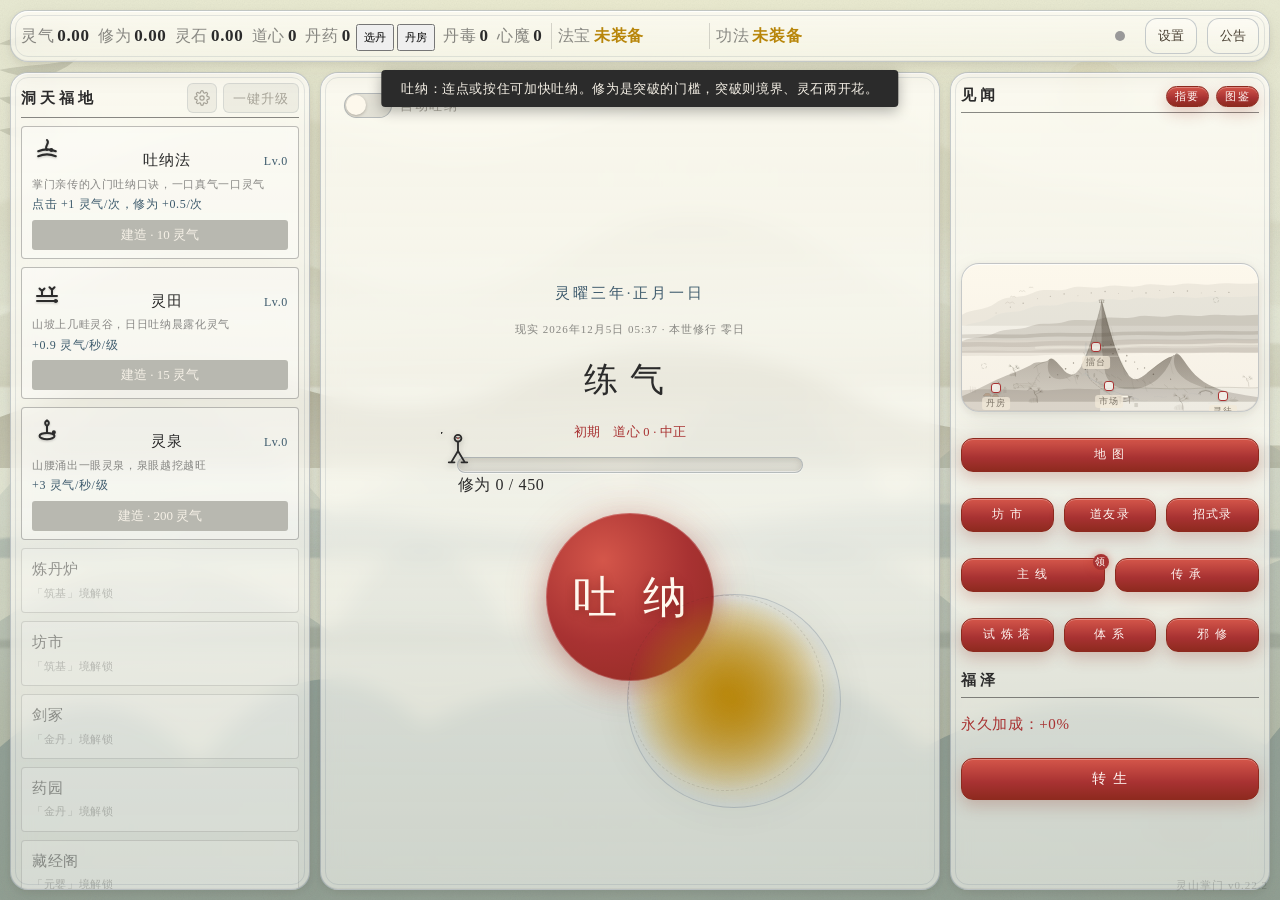
<file: index.html>
<!DOCTYPE html>
<html lang="zh-CN">
<head>
<meta charset="utf-8">
<meta name="viewport" content="width=device-width,initial-scale=1">
<title>灵山掌门</title>
<script>
  // 防昼夜闪烁：渲染前先按现实时间挂夜色类（FOUC 修正）
  (function () {
    try {
      var h = new Date().getHours();
      if (h >= 20 || h < 5) document.documentElement.className += ' night';
    } catch (e) {}
  })();
</script>
<link rel="stylesheet" href="css/main.css">
<link rel="stylesheet" href="css/ms-upgrade.css">
</head>
<body>
<div id="ms-scene" aria-hidden="true">
  <div class="moon-halo"></div>
  <div class="moon"></div>
  <svg class="bamboo" viewBox="0 0 120 200" aria-hidden="true">
    <g fill="#3a3226">
      <rect x="6" y="0" width="3" height="200" rx="1.5"/>
      <path d="M9 26 C34 14 60 16 82 6 C62 26 34 30 9 26 Z"/>
      <path d="M9 52 C36 46 64 48 88 40 C64 62 36 62 9 52 Z"/>
      <path d="M9 80 C30 76 52 80 70 74 C52 94 30 94 9 80 Z"/>
      <path d="M9 112 C34 106 58 110 80 104 C58 126 34 126 9 112 Z"/>
    </g>
  </svg>
  <div class="range r1" style="background-image:url(&quot;data:image/svg+xml;utf8,<svg xmlns='http://www.w3.org/2000/svg' viewBox='0 0 400 120' preserveAspectRatio='none'><path d='M0 120 L0 84 C34 74 52 44 84 36 C112 29 128 56 158 50 C188 44 204 16 238 22 C268 27 286 60 318 66 C346 71 372 88 400 82 L400 120 Z' fill='%23c9bda3'/></svg>&quot;)"></div>
  <div class="range r2" style="background-image:url(&quot;data:image/svg+xml;utf8,<svg xmlns='http://www.w3.org/2000/svg' viewBox='0 0 400 120' preserveAspectRatio='none'><path d='M0 120 L0 96 C30 92 46 62 76 58 C104 54 118 82 146 78 C176 74 190 38 222 44 C252 49 270 84 300 88 C330 92 362 104 400 100 L400 120 Z' fill='%23a99c82'/></svg>&quot;)"></div>
  <div class="range r3" style="background-image:url(&quot;data:image/svg+xml;utf8,<svg xmlns='http://www.w3.org/2000/svg' viewBox='0 0 400 120' preserveAspectRatio='none'><path d='M0 120 L0 104 C26 100 40 76 68 72 C96 68 110 94 140 90 C172 86 184 56 216 62 C248 68 262 98 294 102 C326 106 360 112 400 108 L400 120 Z' fill='%237a6a55'/></svg>&quot;)"></div>
  <div class="range r4" style="background-image:url(&quot;data:image/svg+xml;utf8,<svg xmlns='http://www.w3.org/2000/svg' viewBox='0 0 400 120' preserveAspectRatio='none'><path d='M0 120 L0 112 C40 110 60 92 96 92 C132 92 150 110 190 108 C230 106 246 88 286 90 C322 92 356 108 400 104 L400 120 Z' fill='%235f7183'/></svg>&quot;)"></div>
  <div class="range r5" style="background-image:url(&quot;data:image/svg+xml;utf8,<svg xmlns='http://www.w3.org/2000/svg' viewBox='0 0 400 120' preserveAspectRatio='none'><path d='M0 120 L0 116 C50 114 74 106 116 106 C158 106 178 116 224 115 C270 114 300 104 344 106 C372 107 388 114 400 113 L400 120 Z' fill='%233a3226'/></svg>&quot;)"></div>
  <div class="foot"></div>
  <div class="mist m1"></div>
  <div class="mist m2"></div>
  <div class="mist m3"></div>
  <div class="grain"></div>
  <div class="seal">灵山<br>掌门</div>
</div>
<canvas id="bg"></canvas>
<div id="tint-season"></div>
<div id="tint-day"></div>

<svg width="0" height="0" style="position:absolute" aria-hidden="true">
  <defs>
    <symbol id="ic-tunafa" viewBox="0 0 48 48"><path d="M10 34 Q24 28 38 34"/><path d="M10 26 Q24 20 38 26"/><path d="M24 8 C30 13 18 18 24 24"/><circle cx="31" cy="24" r="1.6" class="seal"/></symbol>
    <symbol id="ic-lingtian" viewBox="0 0 48 48"><path d="M8 32 H40 M8 40 H40"/><path d="M16 32 V24 M16 24 l-4 -4 M16 24 l4 -4"/><path d="M32 32 V22 M32 22 l-4 -4 M32 22 l4 -4"/><circle cx="38" cy="40" r="1.6" class="seal"/></symbol>
    <symbol id="ic-lingquan" viewBox="0 0 48 48"><path d="M12 32 A12 5 0 1 0 36 32 A12 5 0 1 0 12 32"/><path d="M24 26 V16"/><path d="M24 16 C20 13 20 9 24 7 C28 9 28 13 24 16"/><circle cx="35" cy="26" r="1.6" class="seal"/></symbol>
    <symbol id="ic-liandanlu" viewBox="0 0 48 48"><path d="M14 26 H34 L30 37 H18 Z"/><path d="M14 26 C14 21 18 21 18 25 M34 26 C34 21 30 21 30 25"/><path d="M20 37 V42 M28 37 V42"/><path class="smoke" d="M24 22 C20 16 28 13 24 7"/><circle cx="24" cy="31" r="1.6" class="seal"/></symbol>
    <symbol id="ic-fangshi" viewBox="0 0 48 48"><path d="M12 6 V42"/><path d="M12 10 L34 14 L12 22"/><path d="M20 42 H40"/><path d="M24 42 V30 H36 V42"/><circle cx="30" cy="36" r="1.6" class="seal"/></symbol>
    <symbol id="ic-jianzhong" viewBox="0 0 48 48"><path d="M24 4 V12 M17 12 H31 M24 12 V36"/><path d="M10 42 Q24 35 38 42"/><circle cx="24" cy="22" r="1.6" class="seal"/></symbol>
    <symbol id="ic-yaoyuan" viewBox="0 0 48 48"><path d="M24 42 V28"/><path d="M13 28 A11 7 0 1 1 35 28"/><path d="M18 28 C18 34 22 36 24 42"/><circle cx="28" cy="24" r="1.6" class="seal"/></symbol>
    <symbol id="ic-cangjingge" viewBox="0 0 48 48"><path d="M9 15 Q24 4 39 15"/><path d="M12 22 H36 M12 22 V36 H36 V22"/><path d="M12 29 H36"/><circle cx="24" cy="33" r="1.6" class="seal"/></symbol>
    <symbol id="ic-hushanzhen" viewBox="0 0 48 48"><path d="M24 10 A14 14 0 1 0 24.01 10"/><path d="M24 12 L35 24 L24 36 L13 24 Z"/><circle cx="24" cy="24" r="1.8" class="seal"/></symbol>
    <symbol id="ic-lingshoulan" viewBox="0 0 48 48"><path d="M30 8 C22 10 24 18 27 22"/><path d="M27 22 C35 20 39 27 31 33 C25 37 18 33 23 27"/><path d="M26 34 V42 M31 33 V42"/><circle cx="29" cy="9" r="1.6" class="seal"/></symbol>
    <symbol id="ic-dongfu" viewBox="0 0 48 48"><path d="M5 40 L17 15 L27 33 L33 21 L44 40"/><path d="M20 40 A5 7 0 0 1 30 40"/><circle cx="25" cy="34" r="1.6" class="seal"/></symbol>
    <symbol id="ic-zhuxianjianzhen" viewBox="0 0 48 48"><path d="M24 5 V17 M24 31 V43 M5 24 H17 M31 24 H43"/><path d="M24 19 A5 5 0 1 0 24.01 19"/><circle cx="24" cy="24" r="1.8" class="seal"/></symbol>
    <symbol id="taichi-monk" viewBox="0 0 48 52">
      <circle cx="24" cy="8" r="5"/>
      <path class="taichi-arm taichi-arm-top" d="M13 19 Q24 11 35 19"/>
      <path class="taichi-arm taichi-arm-low" d="M13 28 Q24 21 35 28"/>
      <circle cx="13" cy="19" r="1.8"/><circle cx="35" cy="19" r="1.8"/>
      <circle cx="13" cy="28" r="1.8"/><circle cx="35" cy="28" r="1.8"/>
      <path d="M24 14 V26"/>
      <path d="M24 26 L15 41 M24 26 L33 41"/>
      <path d="M11 42 H19 M29 42 H37"/>
      <circle cx="24" cy="8" r="1.2" class="seal"/>
    </symbol>
    <symbol id="taichi-monk-kneel" viewBox="0 0 48 52">
      <circle cx="31" cy="15" r="4.6"/>
      <path d="M25 19 Q31 20 30 27"/>
      <path d="M27 23 L36 40"/>
      <path d="M24 27 L17 40 L26 40"/>
      <path d="M24 27 L31 36"/>
      <circle cx="33" cy="18" r="1.6" class="seal"/>
      <path d="M34 20 q1.5 3 .5 5.5" class="blood"/>
    </symbol>
    <symbol id="ic-gear" viewBox="0 0 24 24">
      <circle cx="12" cy="12" r="3.2"/>
      <path d="M19.4 15a1.65 1.65 0 0 0 .33 1.82l.06.06a2 2 0 0 1-2.83 2.83l-.06-.06a1.65 1.65 0 0 0-1.82-.33 1.65 1.65 0 0 0-1 1.51V21a2 2 0 0 1-4 0v-.09A1.65 1.65 0 0 0 9 19.4a1.65 1.65 0 0 0-1.82.33l-.06.06a2 2 0 0 1-2.83-2.83l.06-.06a1.65 1.65 0 0 0 .33-1.82 1.65 1.65 0 0 0-1.51-1H3a2 2 0 0 1 0-4h.09A1.65 1.65 0 0 0 4.6 9a1.65 1.65 0 0 0-.33-1.82l-.06-.06a2 2 0 0 1 2.83-2.83l.06.06a1.65 1.65 0 0 0 1.82.33H9a1.65 1.65 0 0 0 1-1.51V3a2 2 0 0 1 4 0v.09a1.65 1.65 0 0 0 1 1.51 1.65 1.65 0 0 0 1.82-.33l.06-.06a2 2 0 0 1 2.83 2.83l-.06.06a1.65 1.65 0 0 0-.33 1.82V9a1.65 1.65 0 0 0 1.51 1H21a2 2 0 0 1 0 4h-.09a1.65 1.65 0 0 0-1.51 1z"/>
    </symbol>
  </defs>
</svg>
<div id="app">
  <header id="topbar" class="panel">
    <div id="res-bar">
      <div class="res-row tip-below" data-res="lingqi" data-tip="灵气：一口吐纳，精气入体。起楼置馆、买丹换剑，都从这口上出。"><span class="res-name">灵气</span><span class="res-val">0</span><small class="res-rate"></small></div>
      <div class="res-row tip-below" data-res="xiufu" data-tip="修为：日积月累的道行。攒满点中央「突破」叩门，成也罢败也罢，回头重攒。"><span class="res-name">修为</span><span class="res-val">0</span><small class="res-rate"></small></div>
      <div class="res-row tip-below" data-res="lingshi" data-tip="灵石：山外通行的灵钱。坊市、法器、试炼塔，处处要它。"><span class="res-name">灵石</span><span class="res-val">0</span><small class="res-rate"></small></div>
      <div class="res-row tip-below" data-res="daoxin" data-tip="道心：掌门行止留下的善恶刻度，影响部分事件与突破。"><span class="res-name">道心</span><span class="res-val">0</span><small class="res-rate"></small></div>
      <div class="res-row tip-below" data-res="danyao" data-tip="丹药：丹炉炼出的丸药，分劣、凡、灵、珍、仙五品。服多则丹毒缠身。"><span class="res-name">丹药</span><span class="res-val">0</span><small class="res-rate"></small><button id="btn-pill" class="tip-below" data-tip="选丹：挑一颗吃（品质自选）">选丹</button><button id="btn-pillhouse" class="tip-below" data-tip="丹房：查看库存与丹毒">丹房</button></div>
      <div class="res-row tip-below" data-res="toxic" data-tip="丹毒：服丹积下的药毒。每 10 点压产量 3%（上限 30%），斗法时还会每回合反噬气血；随时间自散，清心丹可解，转世尽去。"><span class="res-name">丹毒</span><span class="res-val">0</span><small class="res-rate"></small></div>
      <div class="res-row tip-below" data-res="xinmo" data-tip="心魔：心里养出的戾气。三十滋生、六十缠身、八十五入魔；渡劫冲关更凶，静养自淡。"><span class="res-name">心魔</span><span class="res-val">0</span><small class="res-rate"></small></div>
      <div class="equip-row tip-below" id="equip-weapon-row" data-tip="当前装备的法宝"><span class="equip-name">法宝</span><span class="equip-val" id="equip-weapon">未装备</span></div>
      <div class="equip-row tip-below" id="equip-technique-row" data-tip="当前主修的功法"><span class="equip-name">功法</span><span class="equip-val" id="equip-technique">未装备</span></div>
    </div>
    <div id="top-right">
      <span id="llm-dot" class="dot off" data-tip="LLM 状态"></span>
      <div id="buff-bar"></div>
      <button id="btn-settings" class="icon-btn" data-tip="设置">设置</button>
      <button id="btn-updates" class="icon-btn" data-tip="查看全服公告与更新公告">公告</button>
    </div>
  </header>

  <aside id="left-panel" class="panel">
    <div class="head-wrap">
      <h2 class="panel-title with-action"><span>洞天福地</span><span class="head-actions"><button id="btn-buyall-set" type="button" class="buyall-gear" aria-label="一键升级设置" title="一键升级设置"><svg viewBox="0 0 24 24" aria-hidden="true"><use href="#ic-gear"/></svg></button><button id="btn-buyall" type="button" class="buyall">一键升级</button></span></h2>
      <div id="buyall-menu" class="buyall-menu" hidden>
        <div class="bm-title">花法</div>
        <label class="bm-opt"><input type="radio" name="bm-mode" value="all"><span>能买的都买了</span></label>
        <label class="bm-opt"><input type="radio" name="bm-mode" value="one"><span>一次只升一级</span></label>
        <label class="bm-opt"><input type="radio" name="bm-mode" value="pill"><span>留一颗丹的钱</span></label>
        <div class="bm-title">家底</div>
        <label class="bm-opt"><input type="checkbox" id="bm-stone"><span>灵石</span></label>
        <label class="bm-opt"><input type="checkbox" id="bm-danyao"><span>丹药</span></label>
        <div class="bm-hint">灵气随时能动</div>
      </div>
    </div>
    <div id="building-list"></div>
  </aside>

  <main id="center" class="panel">
    <div id="game-date"></div>
    <div id="real-time"></div>
    <div id="realm-name">练气</div>
    <div id="dao-heart"></div>
    <div id="xp-bar"><div id="xp-fill"></div><span id="xp-text">修为 0/150</span><div id="taichi-monk" data-realm="0"><div class="fx fx-zen"></div><div class="fx fx-aura"></div><div class="fx fx-curse"></div><span class="fx fx-star s1"></span><span class="fx fx-star s2"></span><span class="fx fx-star s3"></span><span class="fx fx-star s4"></span><div class="fx fx-halo"></div><svg class="monk-svg" id="monk-ik" viewBox="0 0 48 52">
      <circle cx="24" cy="8" r="4.8"/>
      <g id="monk-eyes"><circle cx="22.4" cy="7.4" r="1.1" fill="var(--ink)" stroke="none"/><circle cx="25.6" cy="7.4" r="1.1" fill="var(--ink)" stroke="none"/></g>
      <path d="M24 13 V26"/>
      <path d="M24 26 L15 41 M24 26 L33 41"/>
      <path d="M11 42 H19 M29 42 H37"/>
      <polyline id="monk-armN" points="0,0 0,0" fill="none" stroke="var(--ink)" stroke-width="2.4" stroke-linecap="round"/>
      <polyline id="monk-armF" points="0,0 0,0" fill="none" stroke="var(--ink)" stroke-width="2.4" stroke-linecap="round" opacity=".55"/>
      <circle id="monk-handN" r="1.9" fill="var(--ink)" stroke="none"/>
      <circle id="monk-handF" r="1.9" fill="var(--ink)" stroke="none" opacity=".55"/>
      <circle cx="24" cy="8" r="1.2" class="seal"/>
    </svg></div></div>
    <div id="breath-wrap">
      <div class="ms-pulse"></div><div class="ms-qi"></div><div class="ms-qi2"></div><button id="btn-breath"><span class="breath-label">吐 纳</span></button>
    </div>
    <label class="auto-toggle" title="自动吐纳"><input type="checkbox" id="auto-breath"><span class="at-track"><span class="at-knob"></span></span><span class="at-label">自动吐纳</span></label>
    <button id="btn-break" class="hidden">突 破</button>
    <button id="forewarn" class="hidden" type="button" aria-live="polite">远处隐有异动…</button>
  </main>

  <aside id="right-panel" class="panel">
    <h2 class="panel-title">见闻 <span style="float:right"><button id="btn-help" class="btn-primary wen-tool-btn">指要</button> <button id="btn-codex" class="btn-primary wen-tool-btn">图鉴</button></span></h2>
    <div id="log-list"></div>
    <div id="map-mini" aria-hidden="true"><span class="mm-dot" style="left:17.3%;top:81.4%"><b>丹房</b></span><span class="mm-dot" style="left:41.8%;top:85.9%"><b>市场</b></span><span class="mm-dot" style="left:49.2%;top:52.7%"><b>擂台</b></span><span class="mm-dot locked" style="left:68.9%;top:18%"></span><span class="mm-dot locked" style="left:5.9%;top:58%"></span><span class="mm-dot" style="left:70.4%;top:88.3%"><b>寻徒</b></span><span class="mm-dot locked" style="left:58.9%;top:73.7%"></span></div>
    <div class="set-row wen-actions"><button id="btn-map" class="btn-primary wen-btn">地  图</button></div>
    <div class="set-row wen-actions"><button id="btn-market" class="btn-primary wen-btn">坊 市</button><button id="btn-friends" class="btn-primary wen-btn">道友录</button><button id="btn-deck" class="btn-primary wen-btn">招式录</button></div>
    <div class="set-row wen-actions"><button id="btn-quest" class="btn-primary wen-btn" style="position:relative">主 线<span id="quest-dot" style="display:none;position:absolute;top:-5px;right:-5px;min-width:16px;height:16px;line-height:16px;border-radius:999px;background:var(--cinnabar);color:#fff6f2;font-size:10px;text-align:center;box-shadow:0 0 8px rgba(192,57,43,.5)">领</span></button><button id="btn-disciple" class="btn-primary wen-btn">传 承</button></div>
    <div class="set-row wen-actions"><button id="btn-trial" class="btn-primary wen-btn">试 炼 塔</button><button id="btn-codexpage" class="btn-primary wen-btn">体 系</button><button id="btn-xinmo" class="btn-primary wen-btn">邪 修</button><button id="btn-mo" class="btn-primary wen-btn hidden">魔 道</button></div>
    <h2 class="panel-title">福泽</h2>
    <div id="perm-list"></div>
    <button id="btn-rebirth" class="btn-primary">转 生</button>
  </aside>

  <nav id="mob-tabs" aria-label="页面切换">
    <button type="button" data-tab="left">洞 天</button>
    <button type="button" data-tab="center">修 炼</button>
    <button type="button" data-tab="right">见 闻</button>
  </nav>
</div>

<div id="page-root"></div>
<div id="modal-root"></div>
<div id="version-mark">灵山掌门</div>
<div id="toast-root"></div>
<div id="fatal-overlay" class="hidden"></div>

<script src="js/util.js"></script>
<script src="js/state.js"></script>
<script src="js/economy.js"></script>
<script src="js/path.js"></script>
<script src="js/disciples.js"></script>
<script src="js/realm.js"></script>
<script src="js/events.js"></script>
<script src="js/llm.js"></script>
<script src="js/save.js"></script>
<script src="js/mapart.js"></script>
<script src="js/ui.js"></script>
<script src="js/ambient.js"></script>
<script src="js/battle_fx.js"></script>
<script src="js/battle.js"></script>
<script src="js/trial.js"></script>
<script src="js/quest.js"></script>
<script src="js/market.js"></script>
<script src="js/page.js"></script>
<script src="js/tick.js"></script>
<script src="js/dev.js"></script>
<script src="js/boot.js"></script>
</body>
</html>
</file>
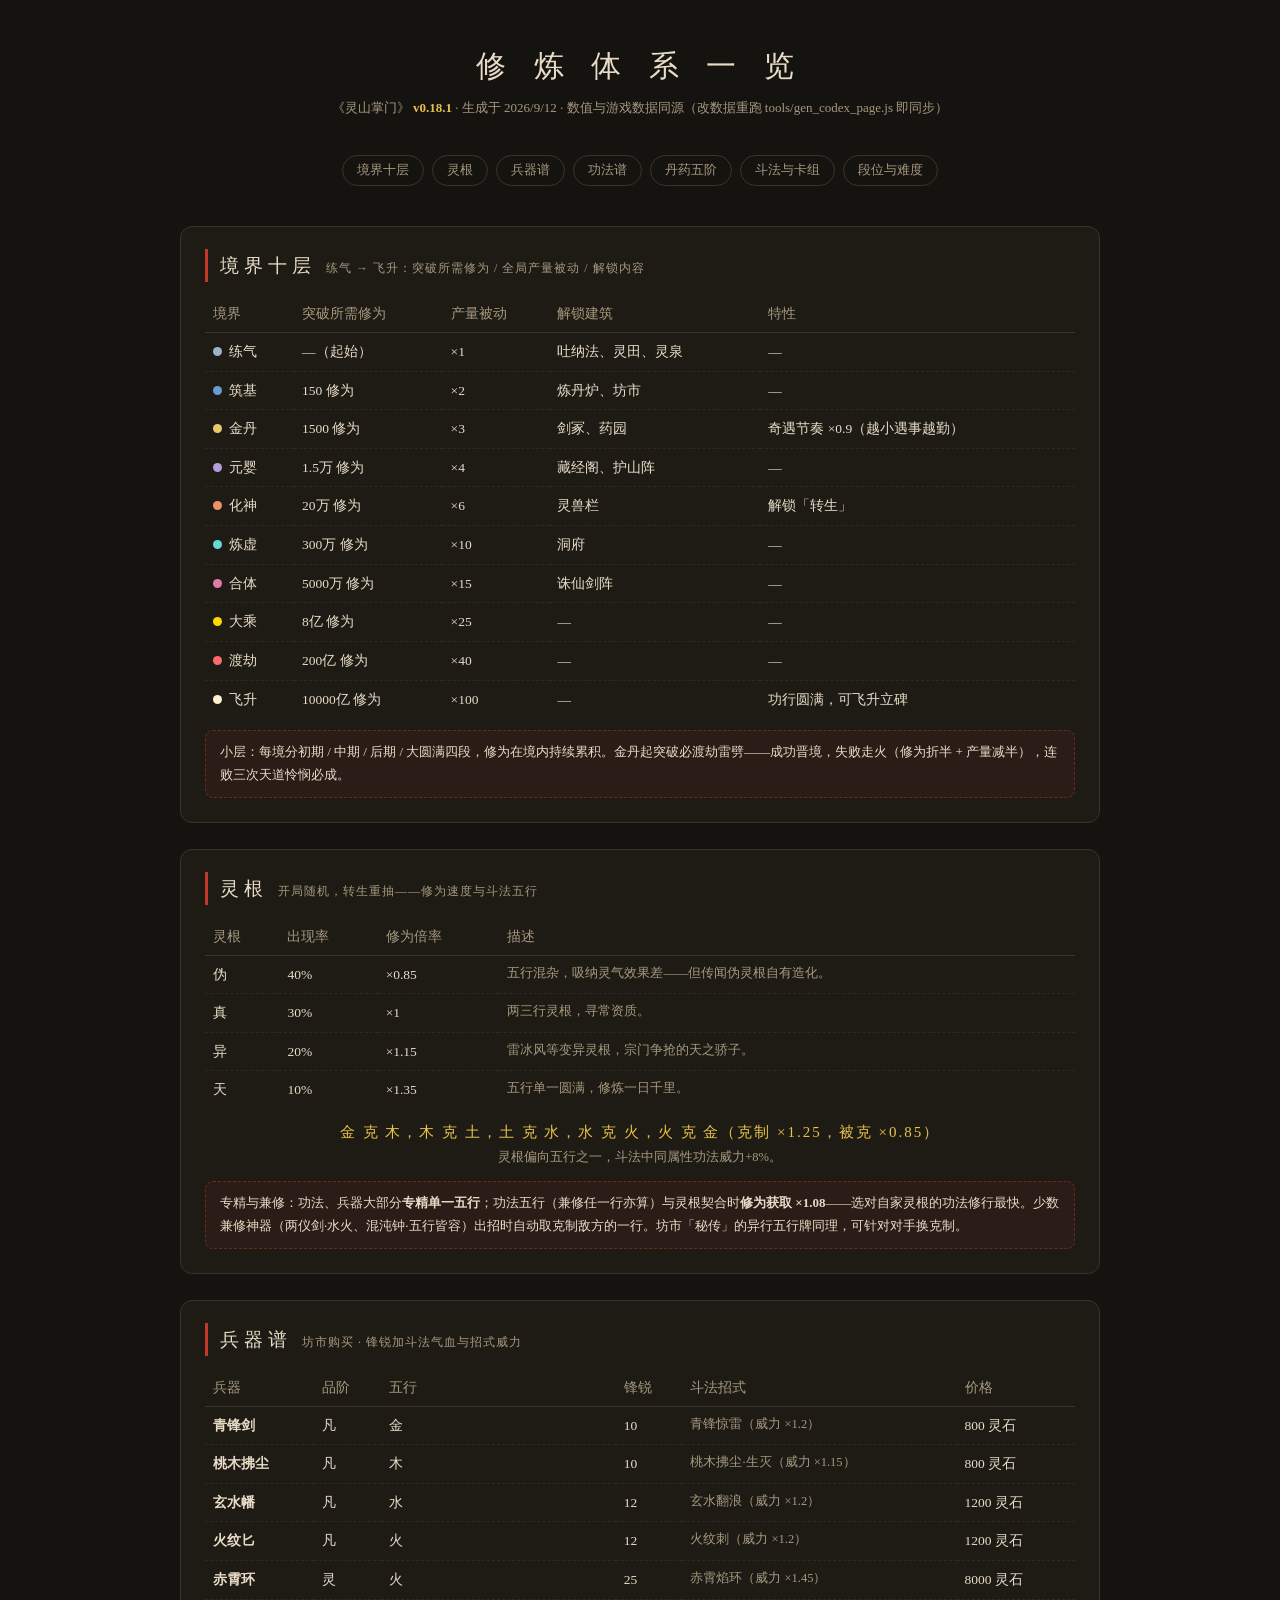
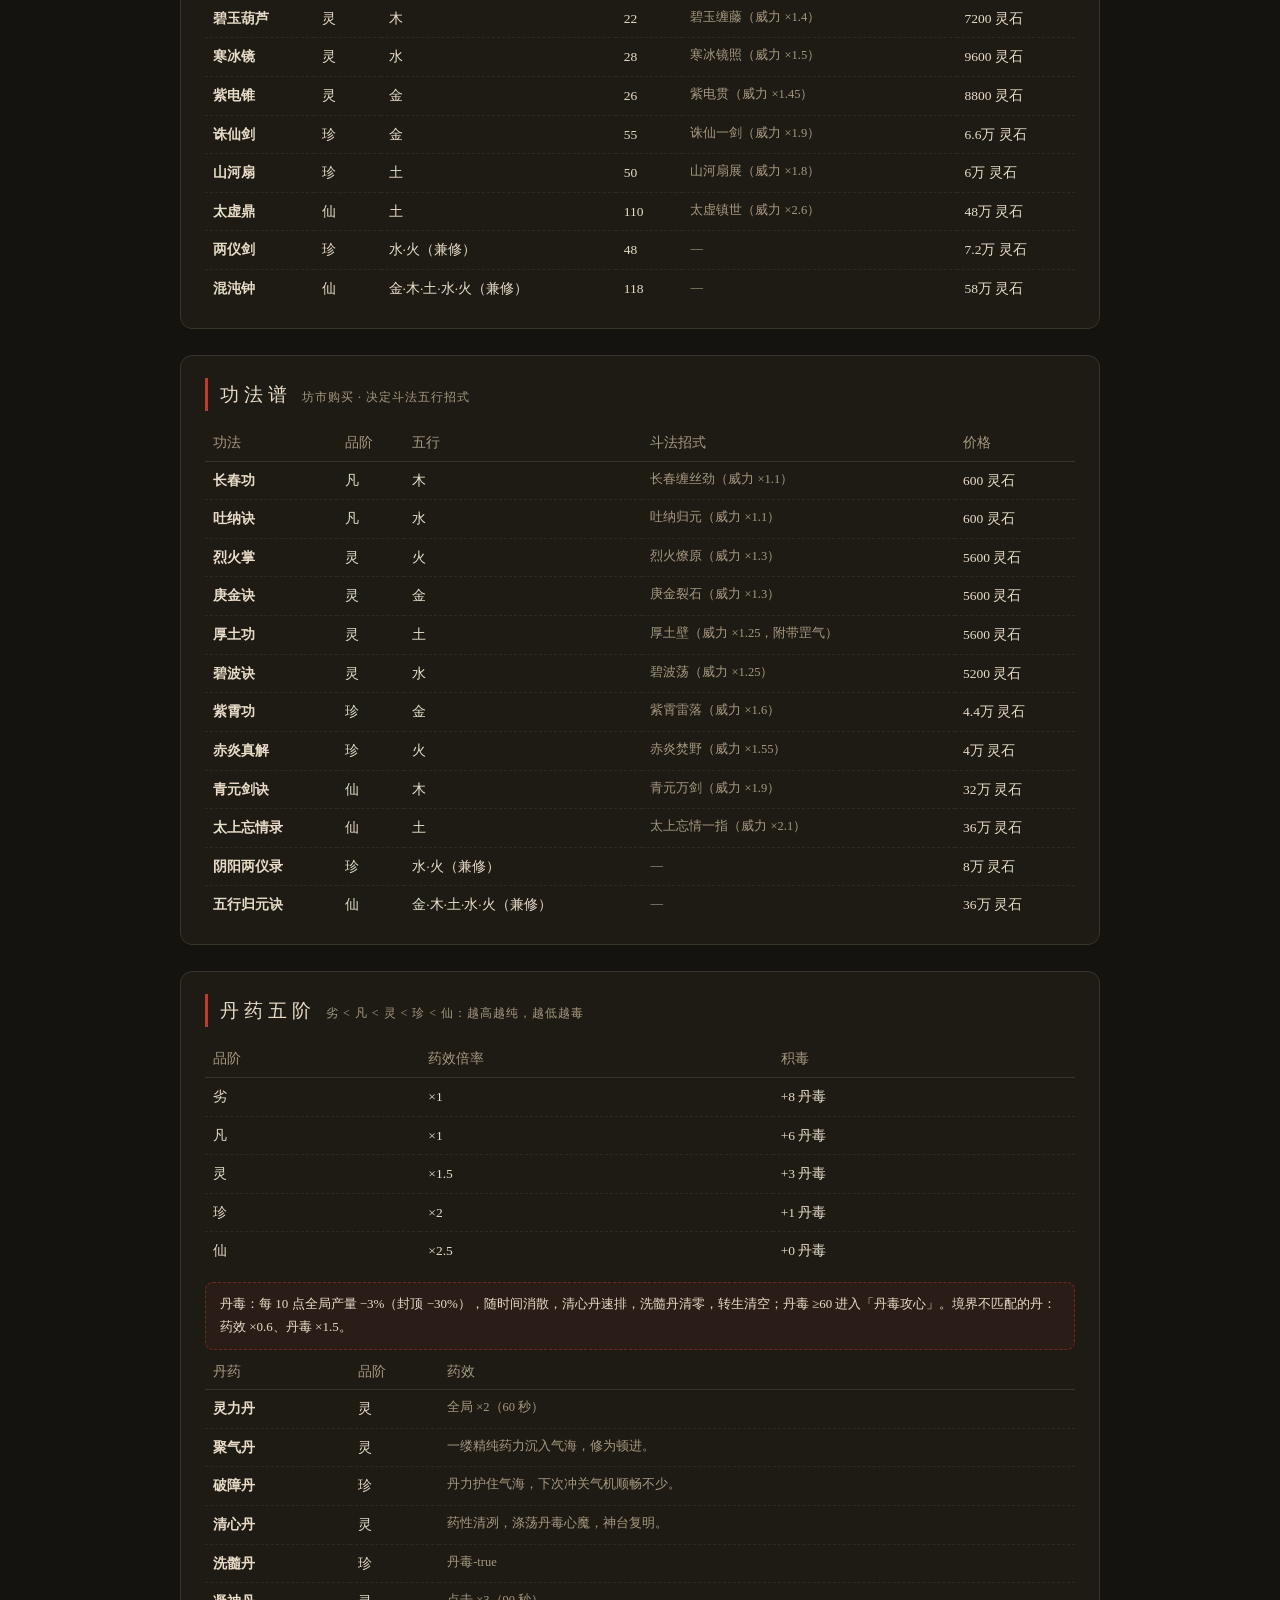
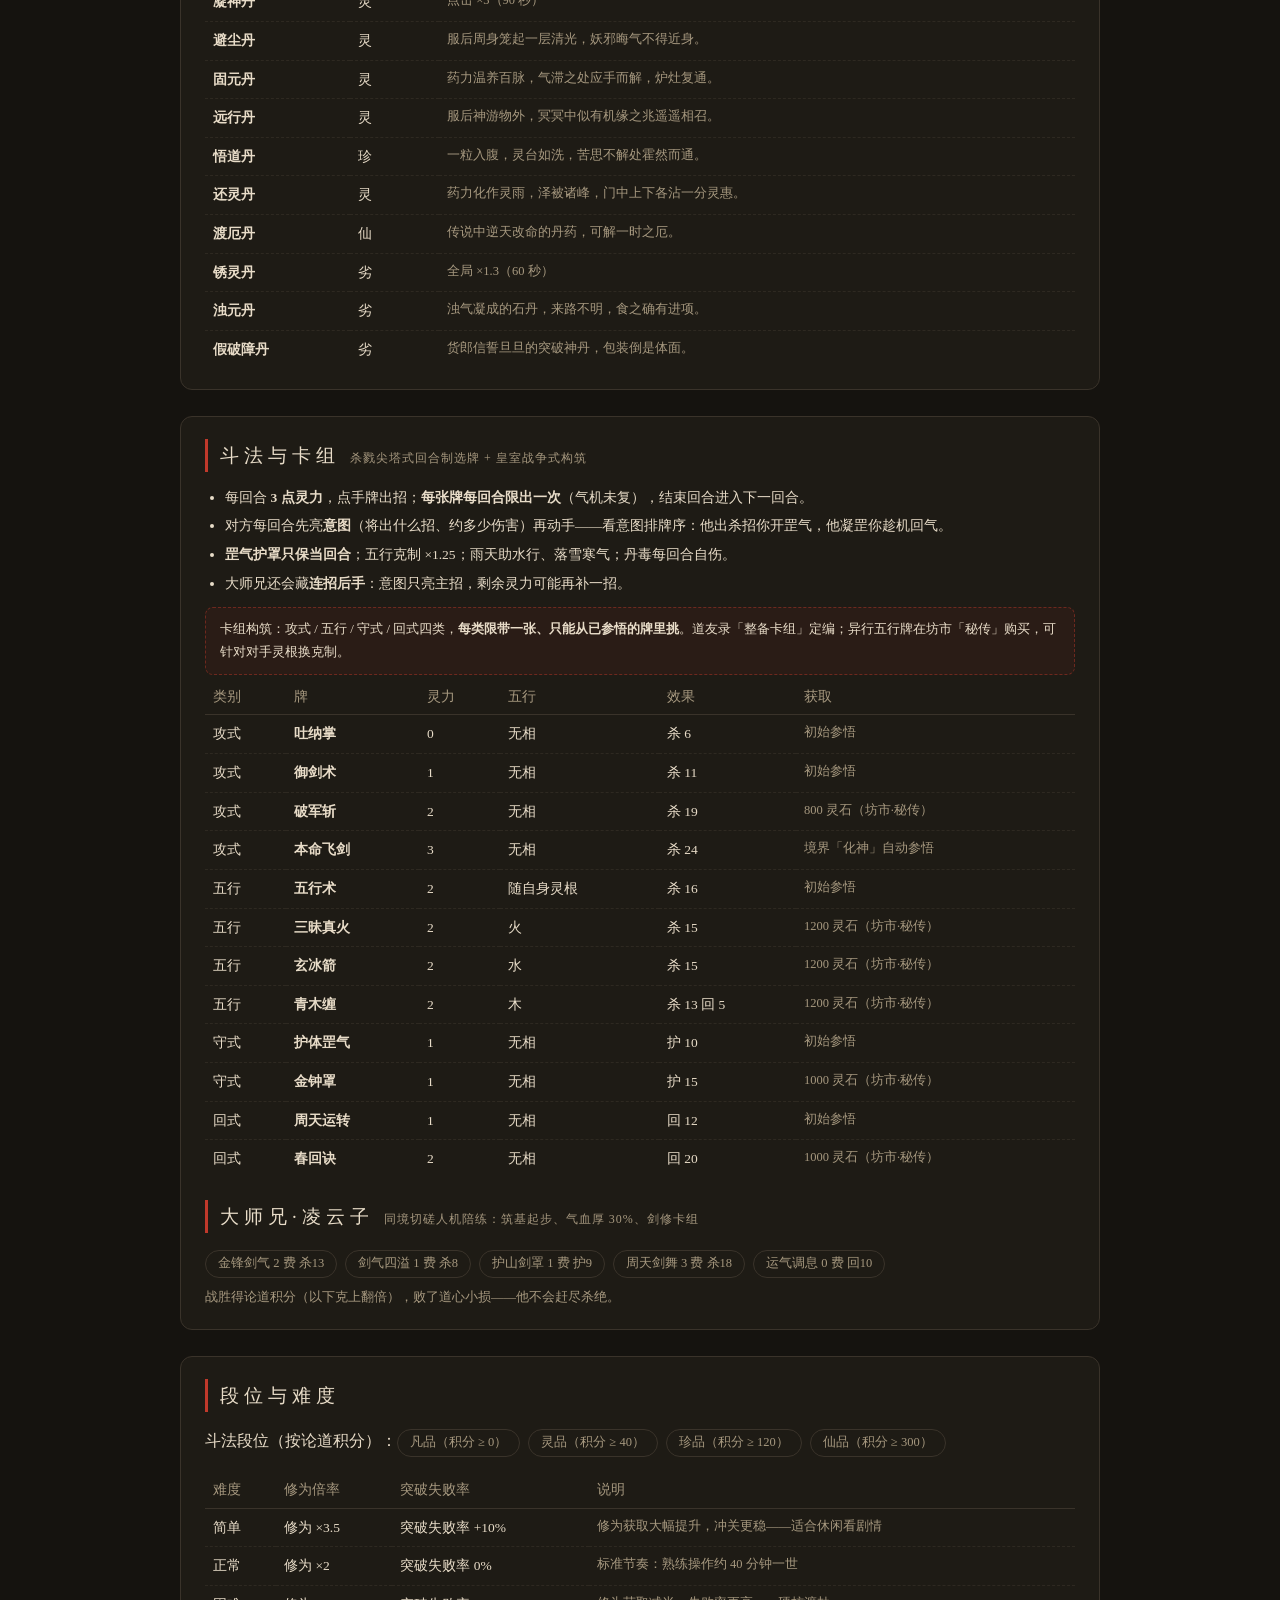
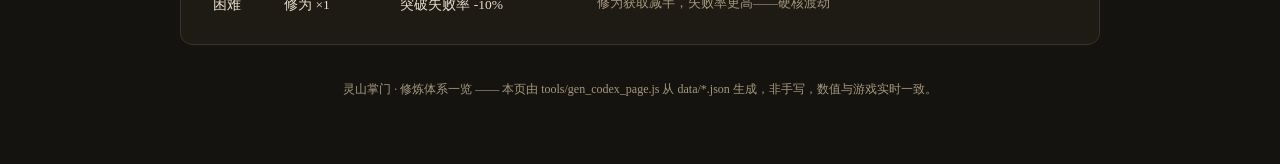
<file: 修炼体系一览.html>
<!DOCTYPE html>
<html lang="zh-CN">
<head>
<meta charset="UTF-8">
<meta name="viewport" content="width=device-width, initial-scale=1">
<title>灵山掌门 · 修炼体系一览</title>
<style>
  :root { --bg:#15130f; --card:#1e1b15; --ink:#e8dcc8; --soft:#a6987f; --line:#3a332a; --cinnabar:#c0392b; --gold:#e8c34a; }
  * { box-sizing:border-box; }
  body { margin:0; padding:32px 16px 64px; background:var(--bg); color:var(--ink); font-family:"Kaiti SC","KaiTi","STKaiti",serif; line-height:1.75; }
  .wrap { max-width:920px; margin:0 auto; }
  h1 { text-align:center; font-size:30px; letter-spacing:10px; font-weight:normal; margin:8px 0 4px; }
  .sub { text-align:center; color:var(--soft); font-size:13px; margin-bottom:26px; }
  .sub b { color:var(--gold); }
  nav { display:flex; flex-wrap:wrap; gap:8px; justify-content:center; margin-bottom:30px; position:sticky; top:0; background:linear-gradient(var(--bg) 82%, transparent); padding:10px 0; z-index:5; }
  nav a { color:var(--soft); text-decoration:none; border:1px solid var(--line); border-radius:16px; padding:3px 14px; font-size:13px; }
  nav a:hover { color:var(--cinnabar); border-color:var(--cinnabar); }
  section { background:var(--card); border:1px solid var(--line); border-radius:12px; padding:20px 24px; margin-bottom:26px; }
  h2 { font-size:19px; letter-spacing:5px; font-weight:normal; border-left:3px solid var(--cinnabar); padding-left:12px; margin:2px 0 14px; }
  h2 small { font-size:12px; color:var(--soft); letter-spacing:1px; margin-left:10px; }
  table { width:100%; border-collapse:collapse; font-size:13.5px; }
  th { color:var(--soft); font-weight:normal; text-align:left; border-bottom:1px solid var(--line); padding:6px 8px; white-space:nowrap; }
  td { border-bottom:1px dashed rgba(58,51,42,.6); padding:7px 8px; vertical-align:top; }
  tr:last-child td { border-bottom:none; }
  .muted { color:var(--soft); font-size:12.5px; }
  .realm-dot { display:inline-block; width:9px; height:9px; border-radius:50%; margin-right:7px; }
  .chip { display:inline-block; border:1px solid var(--line); border-radius:14px; padding:2px 12px; font-size:12.5px; color:var(--soft); margin:3px 4px 3px 0; }
  .note { background:rgba(192,57,43,.08); border:1px dashed rgba(192,57,43,.45); border-radius:8px; padding:10px 14px; font-size:13px; margin:12px 0 4px; }
  .rule { font-size:13.5px; padding-left:20px; margin:0; }
  .rule li { margin-bottom:5px; }
  .cycle { text-align:center; font-size:15px; letter-spacing:2px; margin:10px 0 2px; color:var(--gold); }
  .foot { text-align:center; color:var(--soft); font-size:12px; margin-top:34px; }
</style>
</head>
<body>
<div class="wrap">
  <h1>修 炼 体 系 一 览</h1>
  <div class="sub">《灵山掌门》 <b>v0.18.1</b> · 生成于 2026/9/12 · 数值与游戏数据同源（改数据重跑 tools/gen_codex_page.js 即同步）</div>
  <nav>
    <a href="#realm">境界十层</a><a href="#root">灵根</a><a href="#weapon">兵器谱</a><a href="#tech">功法谱</a><a href="#pill">丹药五阶</a><a href="#cards">斗法与卡组</a><a href="#misc">段位与难度</a>
  </nav>

  <section id="realm">
    <h2>境界十层<small>练气 → 飞升：突破所需修为 / 全局产量被动 / 解锁内容</small></h2>
    <table><tr><th>境界</th><th>突破所需修为</th><th>产量被动</th><th>解锁建筑</th><th>特性</th></tr>
<tr><td><span class="realm-dot" style="background:#9fb3c8"></span>练气</td><td>—（起始）</td><td>×1</td><td>吐纳法、灵田、灵泉</td><td>—</td></tr>
<tr><td><span class="realm-dot" style="background:#6b9bd1"></span>筑基</td><td>150 修为</td><td>×2</td><td>炼丹炉、坊市</td><td>—</td></tr>
<tr><td><span class="realm-dot" style="background:#e8c96a"></span>金丹</td><td>1500 修为</td><td>×3</td><td>剑冢、药园</td><td>奇遇节奏 ×0.9（越小遇事越勤）</td></tr>
<tr><td><span class="realm-dot" style="background:#b39ddb"></span>元婴</td><td>1.5万 修为</td><td>×4</td><td>藏经阁、护山阵</td><td>—</td></tr>
<tr><td><span class="realm-dot" style="background:#f0906a"></span>化神</td><td>20万 修为</td><td>×6</td><td>灵兽栏</td><td>解锁「转生」</td></tr>
<tr><td><span class="realm-dot" style="background:#63d8d8"></span>炼虚</td><td>300万 修为</td><td>×10</td><td>洞府</td><td>—</td></tr>
<tr><td><span class="realm-dot" style="background:#e07ba8"></span>合体</td><td>5000万 修为</td><td>×15</td><td>诛仙剑阵</td><td>—</td></tr>
<tr><td><span class="realm-dot" style="background:#ffd700"></span>大乘</td><td>8亿 修为</td><td>×25</td><td>—</td><td>—</td></tr>
<tr><td><span class="realm-dot" style="background:#ff6b6b"></span>渡劫</td><td>200亿 修为</td><td>×40</td><td>—</td><td>—</td></tr>
<tr><td><span class="realm-dot" style="background:#fff2cc"></span>飞升</td><td>10000亿 修为</td><td>×100</td><td>—</td><td>功行圆满，可飞升立碑</td></tr>
    </table>
    <div class="note">小层：每境分初期 / 中期 / 后期 / 大圆满四段，修为在境内持续累积。金丹起突破必渡劫雷劈——成功晋境，失败走火（修为折半 + 产量减半），连败三次天道怜悯必成。</div>
  </section>

  <section id="root">
    <h2>灵根<small>开局随机，转生重抽——修为速度与斗法五行</small></h2>
    <table><tr><th>灵根</th><th>出现率</th><th>修为倍率</th><th>描述</th></tr>
<tr><td>伪</td><td>40%</td><td>×0.85</td><td class="muted">五行混杂，吸纳灵气效果差——但传闻伪灵根自有造化。</td></tr>
<tr><td>真</td><td>30%</td><td>×1</td><td class="muted">两三行灵根，寻常资质。</td></tr>
<tr><td>异</td><td>20%</td><td>×1.15</td><td class="muted">雷冰风等变异灵根，宗门争抢的天之骄子。</td></tr>
<tr><td>天</td><td>10%</td><td>×1.35</td><td class="muted">五行单一圆满，修炼一日千里。</td></tr>
    </table>
    <div class="cycle">金 克 木，木 克 土，土 克 水，水 克 火，火 克 金（克制 ×1.25，被克 ×0.85）</div>
    <div class="muted" style="text-align:center">灵根偏向五行之一，斗法中同属性功法威力+8%。</div>
    <div class="note">专精与兼修：功法、兵器大部分<b>专精单一五行</b>；功法五行（兼修任一行亦算）与灵根契合时<b>修为获取 ×1.08</b>——选对自家灵根的功法修行最快。少数兼修神器（两仪剑·水火、混沌钟·五行皆容）出招时自动取克制敌方的一行。坊市「秘传」的异行五行牌同理，可针对对手换克制。</div>
  </section>

  <section id="weapon">
    <h2>兵器谱<small>坊市购买 · 锋锐加斗法气血与招式威力</small></h2>
    <table><tr><th>兵器</th><th>品阶</th><th>五行</th><th>锋锐</th><th>斗法招式</th><th>价格</th></tr>
<tr><td><b>青锋剑</b></td><td>凡</td><td>金</td><td>10</td><td class="muted">青锋惊雷（威力 ×1.2）</td><td>800 灵石</td></tr>
<tr><td><b>桃木拂尘</b></td><td>凡</td><td>木</td><td>10</td><td class="muted">桃木拂尘·生灭（威力 ×1.15）</td><td>800 灵石</td></tr>
<tr><td><b>玄水幡</b></td><td>凡</td><td>水</td><td>12</td><td class="muted">玄水翻浪（威力 ×1.2）</td><td>1200 灵石</td></tr>
<tr><td><b>火纹匕</b></td><td>凡</td><td>火</td><td>12</td><td class="muted">火纹刺（威力 ×1.2）</td><td>1200 灵石</td></tr>
<tr><td><b>赤霄环</b></td><td>灵</td><td>火</td><td>25</td><td class="muted">赤霄焰环（威力 ×1.45）</td><td>8000 灵石</td></tr>
<tr><td><b>碧玉葫芦</b></td><td>灵</td><td>木</td><td>22</td><td class="muted">碧玉缠藤（威力 ×1.4）</td><td>7200 灵石</td></tr>
<tr><td><b>寒冰镜</b></td><td>灵</td><td>水</td><td>28</td><td class="muted">寒冰镜照（威力 ×1.5）</td><td>9600 灵石</td></tr>
<tr><td><b>紫电锥</b></td><td>灵</td><td>金</td><td>26</td><td class="muted">紫电贯（威力 ×1.45）</td><td>8800 灵石</td></tr>
<tr><td><b>诛仙剑</b></td><td>珍</td><td>金</td><td>55</td><td class="muted">诛仙一剑（威力 ×1.9）</td><td>6.6万 灵石</td></tr>
<tr><td><b>山河扇</b></td><td>珍</td><td>土</td><td>50</td><td class="muted">山河扇展（威力 ×1.8）</td><td>6万 灵石</td></tr>
<tr><td><b>太虚鼎</b></td><td>仙</td><td>土</td><td>110</td><td class="muted">太虚镇世（威力 ×2.6）</td><td>48万 灵石</td></tr>
<tr><td><b>两仪剑</b></td><td>珍</td><td>水·火（兼修）</td><td>48</td><td class="muted">—</td><td>7.2万 灵石</td></tr>
<tr><td><b>混沌钟</b></td><td>仙</td><td>金·木·土·水·火（兼修）</td><td>118</td><td class="muted">—</td><td>58万 灵石</td></tr>
    </table>
  </section>

  <section id="tech">
    <h2>功法谱<small>坊市购买 · 决定斗法五行招式</small></h2>
    <table><tr><th>功法</th><th>品阶</th><th>五行</th><th>斗法招式</th><th>价格</th></tr>
<tr><td><b>长春功</b></td><td>凡</td><td>木</td><td class="muted">长春缠丝劲（威力 ×1.1）</td><td>600 灵石</td></tr>
<tr><td><b>吐纳诀</b></td><td>凡</td><td>水</td><td class="muted">吐纳归元（威力 ×1.1）</td><td>600 灵石</td></tr>
<tr><td><b>烈火掌</b></td><td>灵</td><td>火</td><td class="muted">烈火燎原（威力 ×1.3）</td><td>5600 灵石</td></tr>
<tr><td><b>庚金诀</b></td><td>灵</td><td>金</td><td class="muted">庚金裂石（威力 ×1.3）</td><td>5600 灵石</td></tr>
<tr><td><b>厚土功</b></td><td>灵</td><td>土</td><td class="muted">厚土壁（威力 ×1.25，附带罡气）</td><td>5600 灵石</td></tr>
<tr><td><b>碧波诀</b></td><td>灵</td><td>水</td><td class="muted">碧波荡（威力 ×1.25）</td><td>5200 灵石</td></tr>
<tr><td><b>紫霄功</b></td><td>珍</td><td>金</td><td class="muted">紫霄雷落（威力 ×1.6）</td><td>4.4万 灵石</td></tr>
<tr><td><b>赤炎真解</b></td><td>珍</td><td>火</td><td class="muted">赤炎焚野（威力 ×1.55）</td><td>4万 灵石</td></tr>
<tr><td><b>青元剑诀</b></td><td>仙</td><td>木</td><td class="muted">青元万剑（威力 ×1.9）</td><td>32万 灵石</td></tr>
<tr><td><b>太上忘情录</b></td><td>仙</td><td>土</td><td class="muted">太上忘情一指（威力 ×2.1）</td><td>36万 灵石</td></tr>
<tr><td><b>阴阳两仪录</b></td><td>珍</td><td>水·火（兼修）</td><td class="muted">—</td><td>8万 灵石</td></tr>
<tr><td><b>五行归元诀</b></td><td>仙</td><td>金·木·土·水·火（兼修）</td><td class="muted">—</td><td>36万 灵石</td></tr>
    </table>
  </section>

  <section id="pill">
    <h2>丹药五阶<small>劣 &lt; 凡 &lt; 灵 &lt; 珍 &lt; 仙：越高越纯，越低越毒</small></h2>
    <table><tr><th>品阶</th><th>药效倍率</th><th>积毒</th></tr>
<tr><td>劣</td><td>×1</td><td>+8 丹毒</td></tr>
<tr><td>凡</td><td>×1</td><td>+6 丹毒</td></tr>
<tr><td>灵</td><td>×1.5</td><td>+3 丹毒</td></tr>
<tr><td>珍</td><td>×2</td><td>+1 丹毒</td></tr>
<tr><td>仙</td><td>×2.5</td><td>+0 丹毒</td></tr>
    </table>
    <div class="note">丹毒：每 10 点全局产量 −3%（封顶 −30%），随时间消散，清心丹速排，洗髓丹清零，转生清空；丹毒 ≥60 进入「丹毒攻心」。境界不匹配的丹：药效 ×0.6、丹毒 ×1.5。</div>
    <table><tr><th>丹药</th><th>品阶</th><th>药效</th></tr>
<tr><td><b>灵力丹</b></td><td>灵</td><td class="muted">全局 ×2（60 秒）</td></tr>
<tr><td><b>聚气丹</b></td><td>灵</td><td class="muted">一缕精纯药力沉入气海，修为顿进。</td></tr>
<tr><td><b>破障丹</b></td><td>珍</td><td class="muted">丹力护住气海，下次冲关气机顺畅不少。</td></tr>
<tr><td><b>清心丹</b></td><td>灵</td><td class="muted">药性清冽，涤荡丹毒心魔，神台复明。</td></tr>
<tr><td><b>洗髓丹</b></td><td>珍</td><td class="muted">丹毒-true</td></tr>
<tr><td><b>凝神丹</b></td><td>灵</td><td class="muted">点击 ×3（90 秒）</td></tr>
<tr><td><b>避尘丹</b></td><td>灵</td><td class="muted">服后周身笼起一层清光，妖邪晦气不得近身。</td></tr>
<tr><td><b>固元丹</b></td><td>灵</td><td class="muted">药力温养百脉，气滞之处应手而解，炉灶复通。</td></tr>
<tr><td><b>远行丹</b></td><td>灵</td><td class="muted">服后神游物外，冥冥中似有机缘之兆遥遥相召。</td></tr>
<tr><td><b>悟道丹</b></td><td>珍</td><td class="muted">一粒入腹，灵台如洗，苦思不解处霍然而通。</td></tr>
<tr><td><b>还灵丹</b></td><td>灵</td><td class="muted">药力化作灵雨，泽被诸峰，门中上下各沾一分灵惠。</td></tr>
<tr><td><b>渡厄丹</b></td><td>仙</td><td class="muted">传说中逆天改命的丹药，可解一时之厄。</td></tr>
<tr><td><b>锈灵丹</b></td><td>劣</td><td class="muted">全局 ×1.3（60 秒）</td></tr>
<tr><td><b>浊元丹</b></td><td>劣</td><td class="muted">浊气凝成的石丹，来路不明，食之确有进项。</td></tr>
<tr><td><b>假破障丹</b></td><td>劣</td><td class="muted">货郎信誓旦旦的突破神丹，包装倒是体面。</td></tr>
    </table>
  </section>

  <section id="cards">
    <h2>斗法与卡组<small>杀戮尖塔式回合制选牌 + 皇室战争式构筑</small></h2>
    <ul class="rule">
      <li>每回合 <b>3 点灵力</b>，点手牌出招；<b>每张牌每回合限出一次</b>（气机未复），结束回合进入下一回合。</li>
      <li>对方每回合先亮<b>意图</b>（将出什么招、约多少伤害）再动手——看意图排牌序：他出杀招你开罡气，他凝罡你趁机回气。</li>
      <li><b>罡气护罩只保当回合</b>；五行克制 ×1.25；雨天助水行、落雪寒气；丹毒每回合自伤。</li>
      <li>大师兄还会藏<b>连招后手</b>：意图只亮主招，剩余灵力可能再补一招。</li>
    </ul>
    <div class="note">卡组构筑：攻式 / 五行 / 守式 / 回式四类，<b>每类限带一张、只能从已参悟的牌里挑</b>。道友录「整备卡组」定编；异行五行牌在坊市「秘传」购买，可针对对手灵根换克制。</div>
    <table><tr><th>类别</th><th>牌</th><th>灵力</th><th>五行</th><th>效果</th><th>获取</th></tr>
<tr><td>攻式</td><td><b>吐纳掌</b></td><td>0</td><td>无相</td><td>杀 6</td><td class="muted">初始参悟</td></tr>
<tr><td>攻式</td><td><b>御剑术</b></td><td>1</td><td>无相</td><td>杀 11</td><td class="muted">初始参悟</td></tr>
<tr><td>攻式</td><td><b>破军斩</b></td><td>2</td><td>无相</td><td>杀 19</td><td class="muted">800 灵石（坊市·秘传）</td></tr>
<tr><td>攻式</td><td><b>本命飞剑</b></td><td>3</td><td>无相</td><td>杀 24</td><td class="muted">境界「化神」自动参悟</td></tr>
<tr><td>五行</td><td><b>五行术</b></td><td>2</td><td>随自身灵根</td><td>杀 16</td><td class="muted">初始参悟</td></tr>
<tr><td>五行</td><td><b>三昧真火</b></td><td>2</td><td>火</td><td>杀 15</td><td class="muted">1200 灵石（坊市·秘传）</td></tr>
<tr><td>五行</td><td><b>玄冰箭</b></td><td>2</td><td>水</td><td>杀 15</td><td class="muted">1200 灵石（坊市·秘传）</td></tr>
<tr><td>五行</td><td><b>青木缠</b></td><td>2</td><td>木</td><td>杀 13 回 5</td><td class="muted">1200 灵石（坊市·秘传）</td></tr>
<tr><td>守式</td><td><b>护体罡气</b></td><td>1</td><td>无相</td><td> 护 10</td><td class="muted">初始参悟</td></tr>
<tr><td>守式</td><td><b>金钟罩</b></td><td>1</td><td>无相</td><td> 护 15</td><td class="muted">1000 灵石（坊市·秘传）</td></tr>
<tr><td>回式</td><td><b>周天运转</b></td><td>1</td><td>无相</td><td> 回 12</td><td class="muted">初始参悟</td></tr>
<tr><td>回式</td><td><b>春回诀</b></td><td>2</td><td>无相</td><td> 回 20</td><td class="muted">1000 灵石（坊市·秘传）</td></tr>
    </table>
    <h2 style="margin-top:22px">大师兄·凌云子<small>同境切磋人机陪练：筑基起步、气血厚 30%、剑修卡组</small></h2>
    <div><span class="chip">金锋剑气 2 费 杀13</span> <span class="chip">剑气四溢 1 费 杀8</span> <span class="chip">护山剑罩 1 费 护9</span> <span class="chip">周天剑舞 3 费 杀18</span> <span class="chip">运气调息 0 费 回10</span></div>
    <div class="muted" style="margin-top:6px">战胜得论道积分（以下克上翻倍），败了道心小损——他不会赶尽杀绝。</div>
  </section>

  <section id="misc">
    <h2>段位与难度</h2>
    <div>斗法段位（按论道积分）：<span class="chip">凡品（积分 ≥ 0）</span> <span class="chip">灵品（积分 ≥ 40）</span> <span class="chip">珍品（积分 ≥ 120）</span> <span class="chip">仙品（积分 ≥ 300）</span></div>
    <table style="margin-top:12px"><tr><th>难度</th><th>修为倍率</th><th>突破失败率</th><th>说明</th></tr>
<tr><td>简单</td><td>修为 ×3.5</td><td>突破失败率 +10%</td><td class="muted">修为获取大幅提升，冲关更稳——适合休闲看剧情</td></tr>
<tr><td>正常</td><td>修为 ×2</td><td>突破失败率 0%</td><td class="muted">标准节奏：熟练操作约 40 分钟一世</td></tr>
<tr><td>困难</td><td>修为 ×1</td><td>突破失败率 -10%</td><td class="muted">修为获取减半，失败率更高——硬核渡劫</td></tr>
    </table>
  </section>

  <div class="foot">灵山掌门 · 修炼体系一览 —— 本页由 tools/gen_codex_page.js 从 data/*.json 生成，非手写，数值与游戏实时一致。</div>
</div>
</body>
</html>
</file>
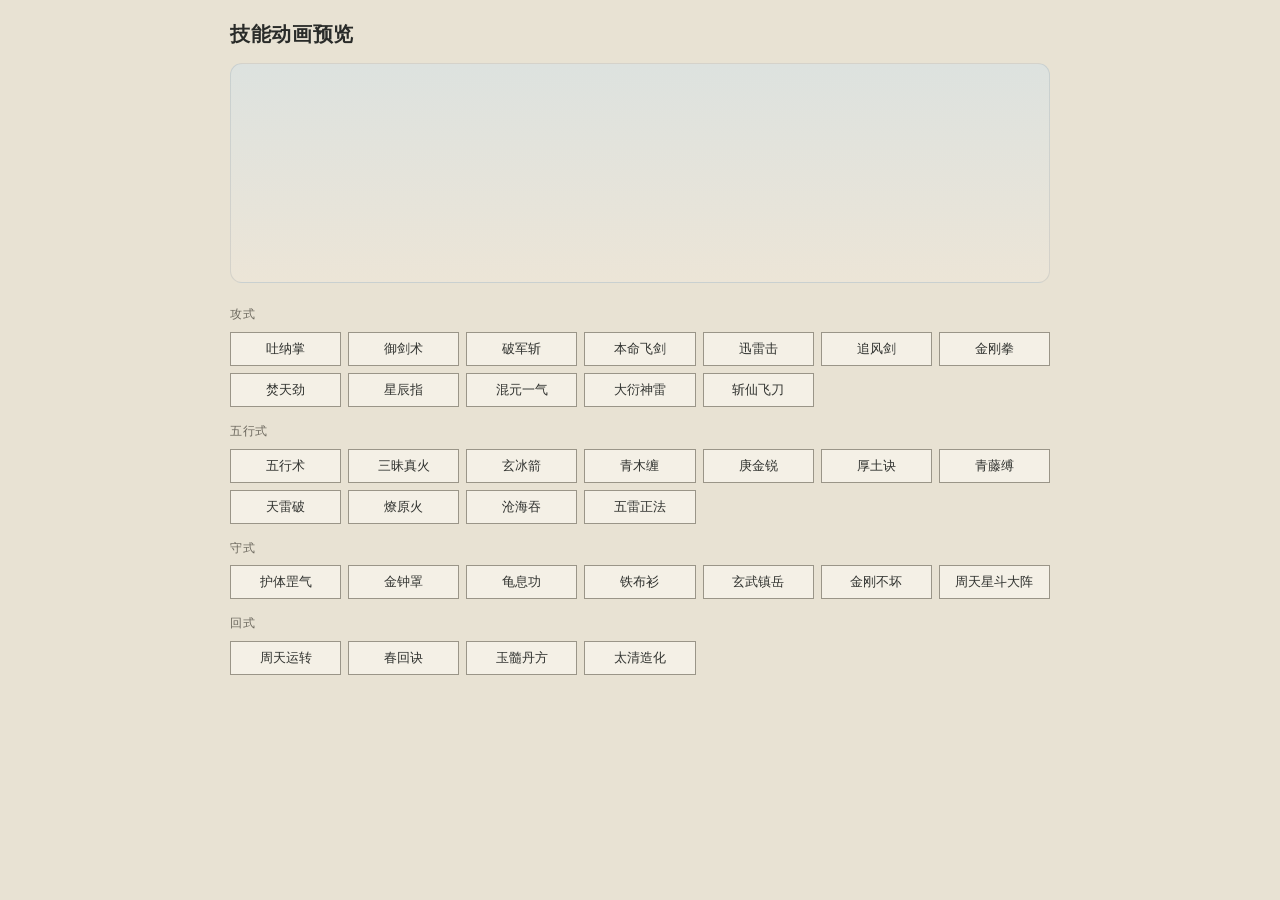
<file: tools/battle-fx-preview.html>
<!doctype html>
<html lang="zh-CN">
<head>
  <meta charset="utf-8">
  <meta name="viewport" content="width=device-width,initial-scale=1">
  <title>斗法特效预览</title>
  <link rel="stylesheet" href="../css/main.css">
  <link rel="stylesheet" href="../css/ms-upgrade.css">
  <style>
    body{margin:0;padding:18px;background:#e8e2d3;color:#292b29;font-family:"Microsoft YaHei",sans-serif}
    .preview{max-width:820px;margin:auto}.preview h1{font-size:20px;font-weight:600;margin:0 0 12px}
    .battle-stage{height:220px;background:linear-gradient(#dde2df,#ece5d7)}
    .controls{display:grid;grid-template-columns:repeat(auto-fill,minmax(105px,1fr));gap:7px;margin-top:14px}
    .controls button{height:34px;border:1px solid #9a9588;background:#f4f0e6;color:#30322f;cursor:pointer}
    .controls button:hover{border-color:#9d392c;color:#9d392c}.group{grid-column:1/-1;margin-top:8px;font-size:12px;color:#6c685e}
  </style>
</head>
<body>
  <main class="preview">
    <h1>技能动画预览</h1>
    <div id="battle-stage" class="battle-stage"></div>
    <div id="controls" class="controls"></div>
  </main>
  <script src="../js/battle_fx_v2.js"></script>
  <script>
    (function () {
      var groups = [
        ['攻式',[['tunazhang','吐纳掌'],['yujianshu','御剑术'],['pojunzhan','破军斩'],['benming','本命飞剑'],['xunleiji','迅雷击'],['zhuifengjian','追风剑'],['jingangquan','金刚拳'],['fentianjin','焚天劲','火'],['xingchenzhi','星辰指','金'],['hunyuanyiqi','混元一气','土'],['dayan_shenlei','大衍神雷','金'],['zhanxian_feidao','斩仙飞刀','金']]],
        ['五行式',[['wuxingshu','五行术','root'],['sanmeihuo','三昧真火','火'],['xuanbingjian','玄冰箭','水'],['qingmuchan','青木缠','木'],['gengjinrui','庚金锐','金'],['houtu_qing','厚土诀','土'],['qingtengfu','青藤缚','木'],['tianleipo','天雷破','金'],['liaoyuanhuo','燎原火','火'],['canghaitun','沧海吞','水'],['wulei_zhengfa','五雷正法','root']]],
        ['守式',[['hutigangqi','护体罡气'],['jinzhongzhao','金钟罩'],['guixigong','龟息功'],['tiebushan','铁布衫'],['xuanwu_zhenyue','玄武镇岳'],['jingang_buhuai','金刚不坏'],['zhoutian_xingdou','周天星斗大阵']]],
        ['回式',[['zhoutian','周天运转'],['chunhuijue','春回诀'],['yusui_danfang','玉髓丹方'],['taiqing_zaohua','太清造化']]]
      ];
      var stage=document.getElementById('battle-stage'),controls=document.getElementById('controls'),shield=0;
      LS.battleFx.mount(stage,{my:{dao:'灵山掌门',el:'木'},op:{dao:'试剑道友',el:'金'}});LS.battleFx.kick();
      groups.forEach(function(g){var label=document.createElement('div');label.className='group';label.textContent=g[0];controls.appendChild(label);g[1].forEach(function(x){var b=document.createElement('button');b.textContent=x[1];b.onclick=function(){if(LS.battleFx.busy)return;var card={id:x[0],name:x[1],el:x[2]||null,cost:3},ev;if(g[0]==='守式'){LS.battleFx.setShield('my',0);shield=15;ev=[{type:'shield',amount:15}];}else if(g[0]==='回式')ev=[{type:'heal',amount:28}];else ev=[{type:'hit',dealt:g[0]==='五行式'?22:36,absorbed:0,el:x[2]||null,elMult:1}];LS.battleFx.play('my',card,ev,function(){},function(){if(g[0]==='守式')LS.battleFx.setShield('my',shield);});};controls.appendChild(b);});});
    })();
  </script>
</body>
</html>
</file>
<file: css/main.css>
/* main.css —— 《灵山掌门》水墨风定稿样式：宣纸米白 / 墨黑 / 黛青 / 朱砂 */

:root {
  --paper: #f5f0e6;
  --ink: #2b2b2b;
  --cyan: #3d5a6c;
  --cinnabar: #a83232;
  --gold: #b8860b;
  --paper-dim: #ece5d4;
  --ink-soft: rgba(43, 43, 43, .55);
  --ink-mute: #616055;   /* 停用态文字（技能冷却中）：对卡面约 5.3:1 */
}

* { box-sizing: border-box; margin: 0; padding: 0; }

html, body { height: 100%; }

body {
  background: var(--paper);
  color: var(--ink);
  font-family: "Kaiti SC", "STKaiti", "KaiTi", "SimSun", serif;
  overflow: hidden;
}

/* 宣纸质感：feTurbulence 噪点（零图片资源） */
body::before {
  content: "";
  position: fixed; inset: 0; z-index: 0; pointer-events: none; opacity: .5;
  background-image: url("data:image/svg+xml,%3Csvg xmlns='http://www.w3.org/2000/svg' width='240' height='240'%3E%3Cfilter id='n'%3E%3CfeTurbulence type='fractalNoise' baseFrequency='0.8' numOctaves='2'/%3E%3CfeColorMatrix values='0 0 0 0 0.17 0 0 0 0 0.17 0 0 0 0 0.17 0 0 0 .05 0'/%3E%3C/filter%3E%3Crect width='240' height='240' filter='url(%23n)'/%3E%3C/svg%3E");
}

#bg { position: fixed; inset: 0; z-index: 0; pointer-events: none; }

/* ── 山色四时：季节与昼夜色调层（纯 CSS 变量叠色，零 rAF） ── */
#tint-season, #tint-day {
  position: fixed; inset: 0; z-index: 0; pointer-events: none;
  transition: background 2.5s ease;
}
#tint-day.moon::after {
  content: ""; position: absolute; right: 10%; top: 7%;
  width: 64px; height: 64px; border-radius: 50%;
  background: radial-gradient(circle at 38% 38%, rgba(245,240,230,.98), rgba(245,240,230,.35) 66%, transparent 72%);
  box-shadow: 0 0 46px rgba(245,240,230,.4), 0 0 110px rgba(245,240,230,.18);
}

/* ── 夜色主题：入夜整页换夜行水墨（html.night body 切换 CSS 变量） ── */
html.night body {
  --paper: #343b47;
  --ink: #e8e2d2;
  --paper-dim: #2b313b;
  --ink-soft: rgba(232, 226, 210, .55);
  --cyan: #8fadc0;
  --cinnabar: #d0685a;
  --gold: #d4a94e;
  --ink-mute: #b4b1a6;   /* 停用态文字（夜里）：对卡面约 5.4:1 */
}
html.night body .panel { background: #3a4150; }
html.night body .b-card { background: rgba(255, 255, 255, .06); }
html.night body .b-icon { stroke: var(--ink); }
html.night body .ev-option { background: rgba(255, 255, 255, .07); }
html.night body #btn-breath { box-shadow: 0 4px 24px rgba(0,0,0,.4), inset 0 0 30px rgba(143,173,192,.12); }
html.night body #xp-bar { background: var(--paper-dim); }
html.night body .toast { background: #e8e2d2; color: #343b47; }

/* ── 魔道主题：仅换色，不改布局 ── */
html.xie body {
  --paper: #1b1113;
  --ink: #f4e8e2;
  --paper-dim: #2b191d;
  --ink-soft: rgba(244, 232, 226, .68);
  --cyan: #c98c86;
  --cinnabar: #c43b35;
  --gold: #d7ad68;
  --ink-mute: #b9a7a5;
  background: #160d0f;
}
html.xie body::before { opacity: .3; }
html.xie body .panel {
  background: #26171a;
  border-color: rgba(196, 59, 53, .58);
  box-shadow: 0 3px 18px rgba(5, 0, 1, .42), inset 0 1px rgba(255, 230, 220, .025);
}
html.xie body #center { background: #211316; }
html.xie body .panel-title { border-bottom-color: rgba(213, 100, 91, .46); }
html.xie body .b-card,
html.xie body .ev-option,
html.xie body .bc-side,
html.xie body .rebirth-item { border-color: rgba(201, 93, 86, .35); }
html.xie body .b-card,
html.xie body .ev-option { background: #321e22; }
html.xie body .b-card:hover { box-shadow: 0 4px 16px rgba(4, 0, 1, .5); }
html.xie body .btn-primary {
  color: #fff7f2;
  background: #a92b29;
  border: 1px solid #d5544c;
  box-shadow: inset 0 1px rgba(255, 235, 225, .12), 0 2px 8px rgba(5, 0, 1, .28);
}
html.xie body .btn-primary:hover:not(:disabled) { background: #c23a33; border-color: #e36d63; }
html.xie body .btn-primary:focus-visible,
html.xie body .icon-btn:focus-visible { outline: 2px solid #f0b58d; outline-offset: 2px; }
html.xie body .btn-primary:disabled,
html.xie body .b-buy:disabled { color: #c0b2b2; background: #493b3e; border-color: #645255; box-shadow: none; }
html.xie body .icon-btn {
  color: #f1ddd7;
  background: #321d21;
  border-color: #8d4a49;
}
html.xie body .icon-btn:hover:not(:disabled) { color: #fff8f4; background: #4a2428; border-color: #d05a54; }
html.xie body .icon-btn:disabled { color: #908183; background: #2b2526; border-color: #574a4c; }
html.xie body .b-buy,
html.xie body .b-ability { color: #fff3ee; background: #842521; border: 1px solid #c14c45; }
html.xie body .b-buy:hover:not(:disabled),
html.xie body .b-ability:hover:not(:disabled) { background: #a8322c; }
html.xie body #btn-breath {
  color: #f8e9e2;
  background: #211316;
  border-color: #bd4942;
  box-shadow: 0 5px 28px rgba(2, 0, 0, .55), inset 0 0 34px rgba(171, 31, 31, .18);
}
html.xie body #btn-breath:hover { box-shadow: 0 7px 34px rgba(151, 25, 25, .42), inset 0 0 40px rgba(190, 42, 36, .24); }
html.xie body #xp-fill { background: linear-gradient(90deg, #761b1c, #d4483e); }
html.xie body .modal-mask { background: rgba(8, 1, 2, .76); }
html.xie body .modal-card { background: #241519; border-color: #b5423d; box-shadow: 0 12px 48px rgba(0, 0, 0, .62); }
html.xie body .set-textarea { color: var(--ink); background: #170e10; border-color: #75403f; }
html.xie body .hand-card,
html.xie body .deck-card,
html.xie body .senior-tier { color: #f3e5df; background: linear-gradient(180deg, #3a2024, #211316); border-color: #75403f; }
html.xie body .deck-card-on {
  color: #fff8f3;
  background: linear-gradient(180deg, #8d2927, #54191c);
  border-color: #e2a45f;
  box-shadow: inset 0 0 0 1px rgba(255, 221, 184, .14), 0 0 10px rgba(196, 59, 53, .38);
}
html.xie body .battle-log { background: #160d0f; border-color: #603638; }
html.xie body .battle-intent { color: #f0cf9c; background: #3c211e; border-color: #ad7454; }
html.xie body .toast { background: #f1dfd7; color: #251316; border: 1px solid #bd5b54; }
html.xie body #tint-season { opacity: .2; }
html.xie body #tint-day { opacity: .36; }

#app {
  position: relative; z-index: 1;
  height: 100vh;
  display: grid;
  grid-template-areas: "header header header" "left center right";
  grid-template-rows: auto 1fr;
  grid-template-columns: 300px 1fr 320px;
  gap: 10px;
  padding: 10px;
}

.panel {
  background: var(--paper);
  border: 1px solid rgba(43, 43, 43, .35);
  border-radius: 4px;
  box-shadow: 0 2px 14px rgba(43, 43, 43, .08);
  position: relative; z-index: 1;
}

#topbar { grid-area: header; display: flex; align-items: center; gap: 16px; padding: 8px 14px; flex-wrap: wrap; }
#left-panel { grid-area: left; padding: 10px; overflow-y: auto; }
#center { grid-area: center; display: flex; flex-direction: column; align-items: center; justify-content: center; gap: 14px; padding: 20px; }
#right-panel { grid-area: right; padding: 10px; display: flex; flex-direction: column; gap: 6px; overflow-y: auto; }

.panel-title {
  font-size: 15px; color: var(--ink); letter-spacing: 4px;
  border-bottom: 1px solid var(--ink-soft); padding-bottom: 4px; margin-bottom: 8px;
}
hr.brush { border: 0; height: 2px; background: linear-gradient(90deg, transparent, var(--ink-soft), transparent); }

/* ── 顶栏资源 ── */
#res-bar { display: flex; flex:1 1 auto; min-width:0; gap: 18px; flex-wrap: wrap; align-items: center; }
.res-row { display: flex; align-items: baseline; gap: 5px; min-width: 110px; }
.res-name { color: var(--ink-soft); }
.res-val { font-size: 17px; font-weight: bold; min-width: 3em; transition: background .18s; }
.res-rate { color: var(--cyan); font-size: 11px; }
.tick-flash { background: rgba(184, 134, 11, .25); border-radius: 3px; }
.equip-row { display:flex; align-items:baseline; gap:5px; min-width:150px; max-width:220px; padding-left:12px; border-left:1px solid rgba(43,43,43,.18); }
.equip-name { flex:0 0 auto; color:var(--ink-soft); }
.equip-val { min-width:0; overflow:hidden; text-overflow:ellipsis; white-space:nowrap; color:var(--gold); font-weight:700; }

#btn-pill { margin-left: 6px; }
#buff-bar { display: flex; min-width:0; gap: 8px; }
.buff-chip { font-family:inherit; font-size: 12px; color: var(--cinnabar); border: 1px solid var(--cinnabar); border-radius: 10px; padding: 1px 8px; background:transparent; cursor:pointer; white-space:nowrap; }

#top-right { margin-left: auto; min-width:0; display: flex; align-items: center; gap: 10px; flex: 0 0 auto; }
.dot { width: 10px; min-width: 10px; max-width: 10px; height: 10px; min-height: 10px; max-height: 10px; flex: 0 0 10px; aspect-ratio: 1 / 1; border-radius: 50%; display: inline-block; }
.dot.ok { background: #3a7d44; box-shadow: 0 0 6px #3a7d44; }
.dot.degraded { background: #c9a227; box-shadow: 0 0 6px #c9a227; }
.dot.off { background: #999; }
.icon-btn { box-sizing: border-box; flex: 0 0 auto; white-space: nowrap; background: none; border: 1px solid var(--ink-soft); border-radius: 4px; color: var(--ink); padding: 6px 12px; cursor: pointer; font-family: inherit; }

/* ── 按钮体系 ── */
button { font-family: inherit; min-height: 30px; }
.btn-primary { background: var(--cinnabar); color: var(--paper); border: none; border-radius: 4px; padding: 8px 18px; cursor: pointer; letter-spacing: 2px; }
.btn-primary:disabled { background: #b9a9a9; cursor: not-allowed; }
button:not(:disabled):active { transform: translateY(1px); }

#btn-breath {
  width: 180px; height: 180px; border-radius: 50%;
  background: var(--paper); border: 3px solid var(--ink);
  font-size: 40px; letter-spacing: 8px; color: var(--ink);
  cursor: pointer; position: relative; user-select: none;
  box-shadow: 0 4px 24px rgba(43, 43, 43, .18), inset 0 0 30px rgba(61, 90, 108, .08);
  transition: box-shadow .2s;
}
#btn-breath:hover { box-shadow: 0 6px 30px rgba(168, 50, 50, .25), inset 0 0 30px rgba(61, 90, 108, .12); }
#breath-wrap { position: relative; margin-top: 26px; }
.ripple {
  position: absolute; left: 50%; top: 50%; width: 180px; height: 180px; margin: -90px 0 0 -90px;
  border: 2px solid var(--ink-soft); border-radius: 50%; pointer-events: none;
  animation: ripple .7s ease-out forwards;
}
@keyframes ripple { from { transform: scale(1); opacity: .7; } to { transform: scale(1.55); opacity: 0; } }

/* ── 吐纳钮呼吸光晕：待机时缓缓明灭，按住时收紧 ── */
#btn-breath { animation: breathGlow 4.5s ease-in-out infinite; }
#btn-breath:active { animation-play-state: paused; box-shadow: 0 2px 12px rgba(168,50,50,.3), inset 0 0 24px rgba(61,90,108,.2); }
@keyframes breathGlow {
  0%, 100% { box-shadow: 0 4px 24px rgba(43,43,43,.18), inset 0 0 30px rgba(61,90,108,.08); }
  50% { box-shadow: 0 6px 34px rgba(61,90,108,.32), inset 0 0 44px rgba(61,90,108,.16); }
}
/* 灵气双星：绕吐纳钮缓慢环绕 */
#breath-wrap::before, #breath-wrap::after {
  content: ""; position: absolute; left: 50%; top: 50%;
  width: 7px; height: 7px; border-radius: 50%; margin: -3.5px;
  background: radial-gradient(circle, rgba(184,134,11,.9), rgba(184,134,11,0) 70%);
  animation: orbitA 9s linear infinite;
}
#breath-wrap::after { width: 5px; height: 5px; margin: -2.5px; animation: orbitB 14s linear infinite reverse; }
@keyframes orbitA { from { transform: rotate(0) translateX(112px); } to { transform: rotate(360deg) translateX(112px); } }
@keyframes orbitB { from { transform: rotate(180deg) translateX(128px); } to { transform: rotate(540deg) translateX(128px); } }

/* 炼丹炉烟：图标内青烟上升 */
.smoke { animation: smokeRise 2.8s ease-in-out infinite; }
@keyframes smokeRise { 0% { transform: translateY(0); opacity: .55; } 70% { opacity: .25; } 100% { transform: translateY(-4px); opacity: 0; } }

#btn-break {
  background: var(--gold); color: #fff; border: none; border-radius: 6px;
  font-size: 22px; letter-spacing: 10px; padding: 12px 44px; cursor: pointer;
  animation: pulse 1.2s infinite;
}
@keyframes pulse { 0%, 100% { box-shadow: 0 0 6px var(--gold); } 50% { box-shadow: 0 0 22px var(--gold); } }

#game-date { font-size: 15px; letter-spacing: 3px; color: var(--cyan); }
#real-time { font-size: 11px; color: var(--ink-soft); letter-spacing: 1px; }
#dao-heart { font-size: 12px; color: var(--cinnabar); letter-spacing: 2px; }
#realm-name { font-size: 34px; letter-spacing: 12px; }

/* ── 奇遇选项效果徽章（只给方向不给数值） ── */
.ev-badge {
  display: inline-block; min-width: 18px; padding: 0 4px; margin-right: 4px;
  border: 1px solid currentColor; border-radius: 3px; font-size: 11px; line-height: 16px;
  vertical-align: middle; opacity: .85;
}
.ev-badge-good { color: #3a7d44; }   /* 益 / 仁 */
.ev-badge-bad { color: var(--cinnabar); } /* 耗 / 贪 / 异 */
.ev-badge-buff { color: var(--cyan); }    /* 势 */
.ev-badge-perm { color: var(--gold); }    /* 恒 */
.ev-badge-chain { color: #7a5ba6; }       /* 缘 */

/* ── 突破策略行 ── */
.tactic-row { text-align: left; }
.tactic-sel { border-color: var(--cinnabar) !important; color: var(--cinnabar); background: rgba(168, 50, 50, .06); }

/* ── 图鉴 ── */
.codex-grid { display: grid; grid-template-columns: repeat(6, 1fr); gap: 5px; margin-bottom: 10px; }
.codex-cell {
  border: 1px dashed var(--ink-soft); border-radius: 3px; text-align: center;
  font-size: 11px; padding: 4px 2px; color: var(--ink-soft); overflow: hidden;
  white-space: nowrap; text-overflow: ellipsis;
}
.codex-cell.seen { border-style: solid; color: var(--ink); background: rgba(255, 255, 255, .45); }
.codex-cell.seen.rarity-仙 { box-shadow: 0 0 6px rgba(168, 50, 50, .4); }
.codex-cell.seen.rarity-珍 { box-shadow: 0 0 6px rgba(184, 134, 11, .35); }
.codex-chain { font-size: 13px; padding: 3px 0; border-bottom: 1px dashed rgba(43, 43, 43, .15); }

/* ── 建筑主动技能按钮 ── */
.b-ability {
  margin-top: 4px; width: 100%; padding: 4px; cursor: pointer;
  background: none; border: 1px solid var(--cyan); color: var(--cyan);
  border-radius: 3px; font-size: 12px; font-family: inherit;
}
.b-ability:disabled { border-color: var(--ink-mute); color: var(--ink-mute); cursor: not-allowed; }

#xp-bar {
  width: 60%; height: 22px; border: 1px solid var(--ink-soft); border-radius: 11px;
  position: relative; background: var(--paper-dim); overflow: visible;
}
#xp-fill {
  height: 100%; width: 0%; border-radius: 10px;
  background: linear-gradient(90deg, var(--cyan), rgba(61, 90, 108, .6));
  transition: width .25s;
  position: relative; overflow: hidden;
}
/* ── A4 进度条：境界色填充 + 莫比乌斯环式流转（双向柔和光带循环往复；按住吐纳加速） ── */
#xp-fill::before, #xp-fill::after {
  content: ""; position: absolute; inset: 0; pointer-events: none;
}
#xp-fill::before {
  background: linear-gradient(90deg, transparent 5%, rgba(245,240,230,.42) 32%, rgba(245,240,230,.06) 55%, transparent 85%);
  background-size: 200% 100%;
  animation: mobiusA 3.6s linear infinite;
}
#xp-fill::after {
  background: linear-gradient(90deg, transparent 10%, rgba(220,235,255,.26) 45%, transparent 80%);
  background-size: 260% 100%;
  animation: mobiusB 5.4s linear infinite;
}
#xp-fill.fast::before { animation-duration: 1.2s; }
#xp-fill.fast::after { animation-duration: 1.8s; }
@keyframes mobiusA { from { background-position: 200% 0; } to { background-position: -200% 0; } }
@keyframes mobiusB { from { background-position: -200% 0; } to { background-position: 200% 0; } }

/* ── Q 版太极小人：站在进度条最前端，随进度右移 ── */
#taichi-monk {
  position: absolute; top: -26px; left: 0; width: 34px; height: 38px;
  margin-left: -17px; pointer-events: none; z-index: 3;
  transition: left .25s ease;
}
.monk-svg {
  width: 100%; height: 100%;
  stroke: var(--ink); fill: none; stroke-width: 2.6; stroke-linecap: round; stroke-linejoin: round;
  animation: monkFloat 2.4s ease-in-out infinite alternate;
  filter: drop-shadow(0 2px 3px rgba(43,43,43,.3));
}
.monk-svg .seal { fill: var(--cinnabar); stroke: none; }
@keyframes monkFloat { from { transform: translateY(0); } to { transform: translateY(-3px); } }
/* 云手：双臂交替大幅揉球（肉眼可见的太极动作） */
.taichi-arm { transform-box: view-box; transform-origin: 50% 46%; animation: armTop 2.2s ease-in-out infinite alternate; }
.taichi-arm-top { transform-origin: 50% 40%; }
.taichi-arm-low { animation-name: armLow; }
@keyframes armTop { from { transform: rotate(-16deg); } to { transform: rotate(12deg); } }
@keyframes armLow { from { transform: rotate(14deg); } to { transform: rotate(-12deg); } }
/* 修为满：小人收势金光 */
#xp-bar.full #xp-fill { background: linear-gradient(90deg, var(--gold), rgba(184,134,11,.7)); }
#xp-bar.full .monk-svg { stroke: var(--gold); filter: drop-shadow(0 0 6px rgba(184,134,11,.55)); }

/* ── 小人境界排面：境界越高特效越华丽（练气/筑基素体） ── */
#taichi-monk .fx { position: absolute; pointer-events: none; display: none; }
/* 金丹+：脚下地光环 */
#taichi-monk[data-realm="2"] .fx-halo, #taichi-monk[data-realm="3"] .fx-halo,
#taichi-monk[data-realm="4"] .fx-halo, #taichi-monk[data-realm="5"] .fx-halo,
#taichi-monk[data-realm="6"] .fx-halo, #taichi-monk[data-realm="7"] .fx-halo,
#taichi-monk[data-realm="8"] .fx-halo, #taichi-monk[data-realm="9"] .fx-halo {
  display: block; left: 50%; bottom: -4px; width: 34px; height: 9px; margin-left: -17px;
  border: 1.5px solid rgba(184,134,11,.45); border-radius: 50%;
  animation: haloBreath 3s ease-in-out infinite alternate;
}
@keyframes haloBreath { from { opacity: .4; } to { opacity: .9; } }
/* 元婴+：两颗灵星绕身 */
#taichi-monk[data-realm="3"] .fx-star.s1, #taichi-monk[data-realm="4"] .fx-star.s1,
#taichi-monk[data-realm="5"] .fx-star.s1, #taichi-monk[data-realm="6"] .fx-star.s1,
#taichi-monk[data-realm="7"] .fx-star.s1, #taichi-monk[data-realm="8"] .fx-star.s1,
#taichi-monk[data-realm="9"] .fx-star.s1,
#taichi-monk[data-realm="3"] .fx-star.s2, #taichi-monk[data-realm="4"] .fx-star.s2,
#taichi-monk[data-realm="5"] .fx-star.s2, #taichi-monk[data-realm="6"] .fx-star.s2,
#taichi-monk[data-realm="7"] .fx-star.s2, #taichi-monk[data-realm="8"] .fx-star.s2,
#taichi-monk[data-realm="9"] .fx-star.s2 {
  display: block; left: 50%; top: 55%; width: 4px; height: 4px; margin: -2px;
  border-radius: 50%; background: radial-gradient(circle, rgba(143,173,192,.95), rgba(143,173,192,0) 70%);
  animation: starOrbit 5s linear infinite;
}
#taichi-monk .fx-star.s2 { animation-duration: 8s; animation-direction: reverse; }
@keyframes starOrbit { from { transform: rotate(0) translateX(22px); } to { transform: rotate(360deg) translateX(22px); } }
/* 化神+：淡青气旋 */
#taichi-monk[data-realm="4"] .fx-aura, #taichi-monk[data-realm="5"] .fx-aura,
#taichi-monk[data-realm="6"] .fx-aura, #taichi-monk[data-realm="7"] .fx-aura,
#taichi-monk[data-realm="8"] .fx-aura, #taichi-monk[data-realm="9"] .fx-aura {
  display: block; inset: -6px -8px;
  background: radial-gradient(ellipse at 50% 60%, rgba(61,90,108,.22), transparent 68%);
  filter: blur(2px);
  animation: auraSpin 7s linear infinite;
}
@keyframes auraSpin { from { transform: rotate(0); } to { transform: rotate(360deg); } }
/* 合体+：第三颗灵星 */
#taichi-monk[data-realm="6"] .fx-star.s3, #taichi-monk[data-realm="7"] .fx-star.s3,
#taichi-monk[data-realm="8"] .fx-star.s3, #taichi-monk[data-realm="9"] .fx-star.s3 {
  display: block; left: 50%; top: 55%; width: 3.4px; height: 3.4px; margin: -1.7px;
  border-radius: 50%; background: radial-gradient(circle, rgba(184,134,11,.9), rgba(184,134,11,0) 70%);
  animation: starOrbit 6.5s linear infinite;
}
/* 大乘+：金身 */
#taichi-monk[data-realm="7"] .monk-svg, #taichi-monk[data-realm="8"] .monk-svg,
#taichi-monk[data-realm="9"] .monk-svg {
  stroke: #8a6d1d;
  filter: drop-shadow(0 0 5px rgba(184,134,11,.5));
}
/* 渡劫+：第四颗灵星（电白） */
#taichi-monk[data-realm="8"] .fx-star.s4, #taichi-monk[data-realm="9"] .fx-star.s4 {
  display: block; left: 50%; top: 55%; width: 3px; height: 3px; margin: -1.5px;
  border-radius: 50%; background: radial-gradient(circle, rgba(245,240,230,.95), rgba(245,240,230,0) 70%);
  animation: starOrbit 4.2s linear infinite;
}
/* 飞升：背后禅光圆相 */
#taichi-monk[data-realm="9"] .fx-zen {
  display: block; inset: -10px -14px;
  border: 1.5px solid rgba(184,134,11,.35); border-radius: 50%;
  background: radial-gradient(circle, rgba(184,134,11,.10), transparent 70%);
  animation: haloBreath 4s ease-in-out infinite alternate;
}

/* ── 中咒邪相：debuff 时小人染邪、黑雾缭绕（盖过灵光） ── */
#taichi-monk.cursed .monk-svg { stroke: #453a44; filter: drop-shadow(0 0 4px rgba(60,30,50,.65)); }
#taichi-monk.cursed .fx-halo, #taichi-monk.cursed .fx-star,
#taichi-monk.cursed .fx-aura, #taichi-monk.cursed .fx-zen { display: none !important; }
#taichi-monk .fx-curse {
  display: none; inset: -8px -10px;
  background:
    radial-gradient(ellipse at 30% 40%, rgba(45,25,45,.4), transparent 55%),
    radial-gradient(ellipse at 70% 65%, rgba(45,25,45,.32), transparent 55%);
  filter: blur(1.5px);
  animation: curseSwirl 6s ease-in-out infinite alternate;
}
#taichi-monk.cursed .fx-curse { display: block; }
@keyframes curseSwirl { from { transform: rotate(-8deg) scale(1); opacity: .75; } to { transform: rotate(10deg) scale(1.08); opacity: .95; } }

#forewarn { box-sizing: border-box; color: var(--cinnabar); background: rgba(184, 62, 62, .06); border: 1px solid currentColor; border-radius: 999px; padding: 4px 12px; min-height: 30px; font: inherit; font-size: 13px; letter-spacing: 2px; cursor: pointer; white-space: nowrap; animation: pulse 2s infinite; }
#forewarn:hover { background: rgba(184, 62, 62, .14); }
.hidden { display: none !important; }

/* ── 建筑卡 ── */
.b-card {
  border: 1px solid rgba(43, 43, 43, .3); border-radius: 4px;
  padding: 8px 10px; margin-bottom: 8px; background: rgba(255, 255, 255, .35);
  position: relative;
}
.b-card.locked { opacity: .45; filter: grayscale(1); }
.b-head { display: flex; justify-content: space-between; align-items: baseline; }
.b-name { font-size: 15px; }
.b-lv { color: var(--cyan); font-size: 12px; }
.b-desc { font-size: 11px; color: var(--ink-soft); margin: 2px 0; }
.b-rate { font-size: 12px; color: var(--cyan); }
.b-buy {
  margin-top: 5px; width: 100%; padding: 6px; cursor: pointer;
  background: var(--cyan); color: var(--paper); border: none; border-radius: 3px; font-size: 13px;
}
.b-buy:disabled { background: #b8b8b0; cursor: not-allowed; }
.b-card:hover { transform: translateY(-2px); box-shadow: 0 4px 16px rgba(43,43,43,.16); transition: transform .15s, box-shadow .15s; }
.b-card:hover .b-icon { opacity: 1; filter: drop-shadow(0 0 4px rgba(61,90,108,.4)); }
.b-card .new-badge {
  position: absolute; top: -6px; right: -6px; background: var(--cinnabar); color: var(--paper);
  font-size: 11px; padding: 1px 6px; border-radius: 3px;
}
.b-icon {
  width: 30px; height: 30px; margin-right: 8px; vertical-align: -8px;
  stroke: var(--ink); fill: none; stroke-width: 3.2; stroke-linecap: round; stroke-linejoin: round; opacity: 1;
  filter: drop-shadow(0 1px 1px rgba(43,43,43,.25));
}
.b-icon .seal { fill: var(--cinnabar); stroke: none; }

/* ── 隔世重逢前缀行 ── */
.past-life-line { font-size: 12px; color: #7a5ba6; margin-bottom: 8px; letter-spacing: 1px; }

/* ── 碑林 ── */
.stele { border: 1px solid rgba(43,43,43,.3); border-radius: 4px; padding: 8px 10px; margin: 6px 0; background: rgba(255,255,255,.4); }
.stele-title { font-weight: bold; letter-spacing: 2px; margin-bottom: 4px; color: var(--ink); }
.stele-body { font-size: 12px; line-height: 1.8; color: var(--ink-soft); white-space: pre-wrap; font-family: inherit; margin: 0 0 4px; }

/* ── 见闻 / 福泽 ── */
#log-list { min-height: 120px; max-height: 32vh; overflow-y: auto; font-size: 12px; }
.log-item { border-bottom: 1px dashed rgba(43, 43, 43, .2); padding: 4px 0; }
.log-title { color: var(--ink); }
.log-choice { color: var(--cyan); }
.log-gain { color: var(--cinnabar); }
#perm-list { font-size: 12px; color: var(--ink-soft); min-height: 40px; }
.perm-total { font-size: 15px; color: var(--cinnabar); }
.perm-item { padding: 2px 0; }
.wen-actions { gap:6px; }
#right-panel .wen-btn { flex:1 1 0; min-width:0; min-height:34px; padding:6px 5px; font-size:12px; white-space:nowrap; }
#right-panel .wen-tool-btn { min-height:0; padding:2px 8px; font-size:11px; }

/* ── Tooltip ── */
[data-tip] { position: relative; }
[data-tip]:hover::after {
  content: attr(data-tip);
  position: absolute; bottom: 115%; left: 50%; transform: translateX(-50%);
  background: var(--ink); color: var(--paper); padding: 7px 10px; border-radius: 4px;
  max-width: 260px; width: max-content; font-size: 12px; line-height: 1.5; white-space: pre-line;
  z-index: 60; pointer-events: none; box-shadow: 0 3px 12px rgba(0,0,0,.3);
}
[data-tip].tip-below:hover::after { bottom: auto; top: 115%; }

/* ── 弹窗 ── */
.modal-mask {
  position: fixed; inset: 0; z-index: 40;
  background: rgba(20, 20, 20, .55);
  display: flex; align-items: center; justify-content: center;
  animation: fadeIn .2s ease-out;
}
.modal-card {
  background: var(--paper); border: 2px solid var(--ink); border-radius: 6px;
  max-width: 560px; width: 92%; max-height: 84vh; overflow-y: auto;
  padding: 22px 26px; position: relative;
  box-shadow: 0 8px 40px rgba(0, 0, 0, .4);
  animation: riseUp .2s ease-out;
}
/* 斗法弹窗加宽：手牌要放得下「费用圆点 + 招名 + 效果」且不挤压 */
body:has(#battle-hands) .modal-card { max-width: 680px; }
@keyframes fadeIn { from { opacity: 0; } to { opacity: 1; } }
@keyframes riseUp { from { transform: translateY(14px); opacity: 0; } to { transform: translateY(0); opacity: 1; } }
.modal-title { font-size: 22px; letter-spacing: 4px; margin-bottom: 10px; }
.modal-desc { font-size: 14px; line-height: 1.9; color: var(--ink); margin-bottom: 16px; }
.modal-close { position: absolute; top: 8px; right: 12px; background: none; border: none; font-size: 18px; cursor: pointer; color: var(--ink-soft); }

.ev-option {
  display: block; width: 100%; margin: 8px 0; padding: 12px;
  border: 1px solid var(--ink-soft); background: rgba(255, 255, 255, .4);
  border-radius: 4px; font-size: 15px; cursor: pointer; text-align: center; font-family: inherit;
}
.ev-option.is-locked-choice { border-style:dashed; opacity:.72; }
.ev-option.is-locked-choice small { display:block; margin-top:4px; color:var(--cinnabar); font-size:11px; }
.ev-option:hover { border-color: var(--cinnabar); color: var(--cinnabar); }
.ev-leave { color: var(--ink-soft); border-style: dashed; }
.ev-countdown { position: absolute; top: 10px; right: 46px; color: var(--ink-soft); font-size: 13px; }

/* 稀有度边框 */
.rarity-凡 { border-color: #b0a89a !important; }
.rarity-灵 { border-color: var(--cyan) !important; box-shadow: 0 0 10px rgba(61, 90, 108, .35); }
.rarity-珍 { border-color: var(--gold) !important; box-shadow: 0 0 12px rgba(184, 134, 11, .4); }
.rarity-仙 { border-color: var(--cinnabar) !important; box-shadow: 0 0 16px rgba(168, 50, 50, .5); }
.rarity-tag { font-size: 11px; padding: 1px 8px; border: 1px solid currentColor; border-radius: 3px; margin-right: 8px; }

/* 离线卷轴 */
.offline-scroll { text-align: center; }
.offline-gain-row { display: flex; justify-content: space-between; font-size: 15px; margin: 6px 12px; }
.offline-capped { color: var(--cinnabar); font-size: 13px; margin-top: 8px; }

/* 破境过场 */
#breakthrough-overlay {
  position: fixed; inset: 0; z-index: 70; background: var(--paper);
  display: flex; flex-direction: column; align-items: center; justify-content: center;
  cursor: pointer; animation: fadeIn .3s;
}
#breakthrough-overlay .bt-text { font-size: 22px; line-height: 2.2; letter-spacing: 3px; max-width: 640px; text-align: center; padding: 0 30px; }
#breakthrough-overlay .bt-hint { margin-top: 30px; font-size: 12px; color: var(--ink-soft); }
.ink-splash {
  position: absolute; border-radius: 50%; background: radial-gradient(circle, rgba(43,43,43,.25), transparent 70%);
  animation: inkSpread 1.4s ease-out forwards;
}
@keyframes inkSpread { from { transform: scale(.1); opacity: .9; } to { transform: scale(3.2); opacity: 0; } }

/* 设置面板 */
.set-row { display: flex; align-items: center; justify-content: space-between; margin: 10px 0; gap: 10px; }
.set-row label { font-size: 14px; }
.set-textarea { width: 100%; height: 70px; font-size: 11px; font-family: monospace; margin: 4px 0; border: 1px solid var(--ink-soft); border-radius: 3px; background: rgba(255,255,255,.5); }
.set-input { flex: 1; padding: 6px; border: 1px solid var(--ink-soft); border-radius: 3px; font-family: inherit; }
.set-llm-status { font-size: 12px; color: var(--ink-soft); line-height: 1.6; }
.danger-zone { border-top: 1px dashed var(--cinnabar); margin-top: 12px; padding-top: 10px; }
#btn-reset { background: none; border: 1px solid var(--cinnabar); color: var(--cinnabar); border-radius: 4px; position: relative; overflow: hidden; padding: 8px 16px; cursor: pointer; }
#btn-reset .hold-fill { position: absolute; left: 0; top: 0; bottom: 0; width: 0%; background: rgba(168, 50, 50, .35); }

/* 转生面板 */
.rebirth-item { display: flex; justify-content: space-between; align-items: center; border-bottom: 1px dashed rgba(43,43,43,.2); padding: 6px 0; gap: 8px; }
.rebirth-item.bought { opacity: .95; }
.rebirth-item .stamp {
  border: 2px solid var(--cinnabar); color: var(--cinnabar); font-size: 11px;
  padding: 1px 6px; border-radius: 3px; transform: rotate(-6deg); display: inline-block;
}
.rebirth-item button { padding: 4px 10px; }

/* toast */
/* ── 版本号水印（右下角淡墨） ── */
#version-mark {
  position: fixed; right: 12px; bottom: 6px; z-index: 2;
  font-size: 11px; letter-spacing: 1px;
  color: var(--ink-soft); opacity: .4;
  pointer-events: none; user-select: none;
}
html.night body #version-mark { opacity: .3; }

#toast-root { position: fixed; top: 90px; left: 50%; transform: translateX(-50%); z-index: 80; display: flex; flex-direction: column; gap: 8px; align-items: center; pointer-events: none; }
.toast {
  background: var(--ink); color: var(--paper); padding: 8px 20px; border-radius: 4px;
  font-size: 13px; box-shadow: 0 4px 14px rgba(0,0,0,.3); animation: riseUp .25s ease-out;
  box-sizing:border-box; max-width:calc(100vw - 24px); text-align:center;
  white-space:normal; overflow-wrap:anywhere; word-break:break-word;
}
.quest-card { width:min(760px,94vw); max-width:760px; max-height:min(88vh,820px); overflow-y:auto; overscroll-behavior:contain; }

/* 遮罩报错 */
#fatal-overlay {
  position: fixed; inset: 0; z-index: 99; background: var(--paper);
  display: flex; align-items: center; justify-content: center;
  font-size: 18px; color: var(--cinnabar); text-align: center; padding: 40px; line-height: 2;
}

/* 滚动条 */
::-webkit-scrollbar { width: 6px; }
::-webkit-scrollbar-thumb { background: var(--ink-soft); border-radius: 3px; }
::-webkit-scrollbar-track { background: transparent; }

/* 窄窗降级单列 */
/* ── A1 云雾：静态墨团 + 透明度呼吸（不做左右位移） ── */
.cloud-band {
  position: fixed; left: 0; z-index: 0; pointer-events: none;
  width: 200vw; height: 300px;
  animation: cloudBreath 26s ease-in-out infinite alternate;
}
.cloud-far { top: 18%; opacity: .22; }
.cloud-near { top: 38%; opacity: .32; animation-duration: 34s; }
@keyframes cloudBreath { from { opacity: .16; } to { opacity: .38; } }

/* ── A4 飘字：圈正上方生成、上浮 46px、缓慢淡出消散 ── */
.float-num {
  position: absolute; left: 50%; top: -6px;
  transform: translateX(-50%);
  font-size: 14px; color: var(--cyan); text-shadow: 0 0 6px rgba(61,90,108,.35);
  pointer-events: none; white-space: nowrap; z-index: 5;
  animation: floatFade 1.1s ease-out forwards;
}
.float-num.gold { color: var(--gold); text-shadow: 0 0 6px rgba(184,134,11,.35); }
@keyframes floatFade {
  0%   { transform: translate(-50%, 0) scale(.9); opacity: 0; }
  15%  { transform: translate(-50%, -10px) scale(1.05); opacity: .95; }
  70%  { opacity: .8; }
  100% { transform: translate(-50%, -46px) scale(.96); opacity: 0; }
}

/* ── A4 进度条流光：已由莫比乌斯流转（#xp-fill::before/::after）取代，此处仅保留降级 ── */
@media (prefers-reduced-motion: reduce) {
  #xp-fill::before, #xp-fill::after { animation: none !important; opacity: .5; }
}

/* ── A4 数字弹跳 ── */
.num-pop { animation: numPop .2s ease; }
@keyframes numPop { 0% { transform: scale(1); } 40% { transform: scale(1.15); } 100% { transform: scale(1); } }

/* ── A6 卷轴初展 ── */
.modal-mask.scroll-open .modal-card {
  clip-path: inset(0 0);
  animation: scrollOpen .4s ease-out;
}
.modal-mask.scroll-open .modal-card::before,
.modal-mask.scroll-open .modal-card::after {
  content: ""; position: absolute; left: -6px; right: -6px; height: 10px;
  background: linear-gradient(180deg, #4a3b2a, #2b2117);
  border-radius: 5px; box-shadow: 0 2px 6px rgba(0,0,0,.4);
}
.modal-mask.scroll-open .modal-card::before { top: -8px; }
.modal-mask.scroll-open .modal-card::after { bottom: -8px; }
.modal-mask.scroll-open .modal-card .cinnabar-sweep {
  position: absolute; left: 0; right: 0; top: 0; bottom: 0; pointer-events: none;
  background: linear-gradient(90deg, transparent, rgba(168,50,50,.45), transparent);
  animation: sweepLine .45s ease-out forwards;
}
@keyframes sweepLine { from { transform: translateX(-100%); } to { transform: translateX(100%); } }
@keyframes scrollOpen { from { clip-path: inset(48% 0); opacity: .6; } to { clip-path: inset(0 0); opacity: 1; } }

/* ── A5 一笔通玄：凌空大字与朱印 ── */
.br-char { font-size: 96px; color: var(--paper); }
.br-char.cinnabar { color: #e8b9b0; }
/* 突破雷光：横向亮线扫过（金丹起） */
.bt-lightning {
  position: absolute; left: 0; right: 0; height: 2px; pointer-events: none;
  background: linear-gradient(90deg, transparent, rgba(220,235,255,.95), transparent);
  box-shadow: 0 0 18px rgba(200,225,255,.8);
  animation: btSweep .45s ease-out forwards;
}
@keyframes btSweep { from { transform: translateX(-100%); opacity: 0; } 30% { opacity: 1; } to { transform: translateX(100%); opacity: 0; } }
/* 大字笔势揭示 */
.br-write { display: inline-block; clip-path: inset(0 100% 0 0); animation: charWrite .6s steps(10) forwards; }
@keyframes charWrite { to { clip-path: inset(0 0 0 0); } }
.br-seal {
  display: inline-block; margin-left: 14px; padding: 4px 8px;
  border: 3px solid rgba(168,50,50,.9); color: rgba(168,50,50,.95);
  font-size: 18px; border-radius: 3px;
  animation: sealDown .3s ease-out .45s backwards;
}
@keyframes sealDown { from { transform: scale(1.5) rotate(-7deg); opacity: 0; } to { transform: scale(1) rotate(-4deg); opacity: 1; } }

/* ── reduced-motion：全部环境动画降级为静止 ── */
@media (prefers-reduced-motion: reduce) {
  .cloud-band { animation: none; opacity: .26; }
  #xp-fill { animation: none !important; background-image: none !important; }
  #btn-break { animation: none !important; box-shadow: 0 0 10px var(--gold); }
  #btn-breath { animation: none !important; }
  .ripple, .ink-splash { display: none !important; }
  .float-num { animation: none !important; opacity: .9; }
  .modal-mask.scroll-open .modal-card { animation: fadeIn .2s ease-out; }
  .br-seal { animation: none; }
}

/* ── 渡劫天劫：闪电劈小人（成功升级 / 失败跪地吐血后爬起） ── */
.tribulation {
  position: fixed; inset: 0; z-index: 60; pointer-events: none;
  background: rgba(10, 10, 18, .55);
  transition: background .2s;
}
.tribulation .bolt {
  position: absolute; transform-origin: top center;
  filter: drop-shadow(0 0 12px rgba(200,225,255,.9));
}
.tribulation.flash { background: rgba(235,242,255,.92); }
.tribulation.flash .bolt { opacity: 1; }
@keyframes boltFlicker { 0%,100% { opacity: .2; } 8%,14%,30% { opacity: 1; } 11%,22% { opacity: .35; } }
.tribulation .bolt { animation: boltFlicker 1s steps(1) 1.4; }
.monk-svg .blood { stroke: #a83232; fill: #a83232; stroke-width: 2; }
#taichi-monk.kneel .monk-svg use { href: url(#taichi-monk-kneel); }
#taichi-monk.kneel { animation: kneelShake .5s ease-out; }
@keyframes kneelShake { 0% { transform: translateY(0); } 30% { transform: translateY(4px); } 60% { transform: translateY(1px); } 100% { transform: translateY(0); } }
.blood-drop {
  position: absolute; width: 5px; height: 5px; border-radius: 50%;
  background: radial-gradient(circle, #a83232, rgba(168,50,50,.3) 75%);
  pointer-events: none; animation: bloodDrop .8s ease-in forwards;
}
@keyframes bloodDrop { from { transform: translateY(0) scale(1); opacity: .95; } to { transform: translateY(26px) scale(.6); opacity: 0; } }

@media (prefers-reduced-motion: reduce) {
  .tribulation .bolt { animation: none; opacity: 1; }
  #taichi-monk.kneel { animation: none; }
  .blood-drop { animation: none; opacity: .8; }
}

@media (max-width: 1100px) {
  body { overflow: auto; }
  #app {
    grid-template-areas: "header" "center" "left" "right";
    grid-template-columns: 1fr; grid-template-rows: auto auto auto auto;
    height: auto;
  }
  #left-panel, #right-panel { max-height: none; }
}

@media (min-width: 1101px) {
  #topbar { flex-wrap:nowrap; gap:10px; padding:7px 10px; }
  #res-bar { flex:1 1 auto; flex-wrap:nowrap; gap:clamp(6px,.65vw,11px); overflow:visible; }
  #res-bar .res-row { flex:0 0 auto; min-width:0; gap:3px; overflow:visible; white-space:nowrap; }
  #res-bar .res-name { flex:0 0 auto; }
  #res-bar .res-val { flex:0 0 auto; min-width:0; overflow:visible; white-space:nowrap; font-size:17px; font-variant-numeric:tabular-nums; }
  #res-bar .res-rate { display:none; }
  #res-bar .res-row[data-res="danyao"] { flex:0 0 auto; }
  #res-bar #btn-pill { margin-left:2px; }
  #res-bar #btn-pill,#res-bar #btn-pillhouse { min-height:27px; padding:2px 6px; font-size:11px; }
  #res-bar .equip-row { flex:1 1 105px; min-width:72px; max-width:150px; gap:3px; padding-left:6px; overflow:hidden; }
  #buff-bar { flex:0 1 auto; max-width:min(28vw,320px); flex-wrap:nowrap; white-space:nowrap; overflow-x:auto; }
  #buff-bar .buff-chip { flex:0 0 auto; }
  #top-right { flex:0 0 auto; flex-wrap:nowrap; }
}

@media (min-width: 1500px) {
  #res-bar .res-rate { display:inline; flex:0 0 auto; white-space:nowrap; font-size:11px; }
}

/* ── 斗法（回合制选牌） ── */
.battle-card-row { display:flex; align-items:stretch; gap:10px; margin:8px 0; }
.bc-side { flex:1; background:rgba(0,0,0,.18); border:1px solid var(--ink-soft,#7a6a55); border-radius:8px; padding:10px 12px; }
.bc-dao { font-size:15px; margin-bottom:6px; color:var(--ink,#e8dcc8); }
.bc-line { font-size:12px; color:var(--ink-soft,#a6987f); line-height:1.7; }
.bc-vs { align-self:center; font-size:20px; color:var(--cinnabar,#c0392b); padding:0 2px; }
.battle-hp-row { display:flex; align-items:center; gap:10px; margin-bottom:8px; }
.bh-side { flex:1; font-size:13px; }
.bh-vs { font-size:18px; color:var(--cinnabar,#c0392b); }
.bh-hp { height:10px; background:rgba(255,255,255,.08); border:1px solid rgba(122,106,85,.6); border-radius:5px; overflow:hidden; margin:4px 0 2px; }
.bh-fill { height:100%; width:100%; background:linear-gradient(90deg,#3f7d4e,#69a06a); transition:width .35s ease; }
.bh-fill.op { background:linear-gradient(90deg,#8c3b2e,#c0654a); }
.bh-shield { display:inline-block; margin-left:4px; padding:0 6px; border:1px solid #b8a25a; border-radius:8px; color:#d8c878; font-size:11px; }
.battle-intent { margin:6px 0; padding:7px 10px; text-align:center; font-size:13px; color:#e8c98a; background:rgba(120,80,20,.18); border:1px dashed #b8a25a; border-radius:8px; }
.battle-log { height:132px; overflow-y:auto; background:rgba(0,0,0,.22); border:1px solid rgba(122,106,85,.4); border-radius:8px; padding:8px 10px; margin-bottom:8px; }
.battle-line { font-size:12.5px; line-height:1.8; color:var(--ink,#d8ccb4); }
.battle-qi { text-align:center; font-size:12px; color:var(--ink-soft,#a6987f); margin-bottom:6px; }
.qi-dot { color:#4a4438; margin:0 2px; font-size:13px; }
.qi-dot.on { color:#e8c34a; text-shadow:0 0 6px rgba(232,195,74,.55); }
/* 手牌区固定两行高（8 张正好两行）：手牌数随余点变，若用 min-height 弹窗会跟着一涨一缩；
   窄屏放不下时在本区内滚动，弹窗尺寸始终不变 */
.battle-hands { display:flex; gap:8px; justify-content:center; flex-wrap:wrap; align-content:flex-start; margin-bottom:10px; padding:12px 12px 0; height:242px; overflow-y:auto; overflow-x:hidden; }
.hand-card { position:relative; width:144px; min-height:110px; padding:22px 8px 8px; background:linear-gradient(180deg,rgba(58,50,38,.9),rgba(30,26,20,.9)); border:1px solid #7a6a55; border-radius:9px; color:var(--ink,#e8dcc8); cursor:pointer; text-align:center; transition:transform .12s ease, border-color .12s ease; font-size:13px; }
.hand-card:hover:not(:disabled) { transform:translateY(-4px); border-color:var(--cinnabar,#c0392b); }
.hand-card:disabled { cursor:not-allowed; opacity:.38; filter:grayscale(.6); }
.hand-card[aria-disabled="true"] { cursor:not-allowed; opacity:.48; filter:grayscale(.5); }
.hand-card b { display:block; font-size:16px; margin-bottom:4px; }
.hc-cost { position:absolute; top:-9px; left:-9px; width:28px; height:28px; line-height:26px; border-radius:50%; background:radial-gradient(circle at 35% 35%,#f0d878,#b8912e); color:#2a2008; font-weight:700; font-size:14px; border:1px solid #6b5316; }
.hc-el { display:block; font-size:12px; color:#8fb4c8; }
.hc-eff { display:block; margin-top:4px; font-size:12.5px; color:#c8a86a; }
#battle-hands { display:grid; grid-template-columns:repeat(4,minmax(0,1fr)); grid-template-rows:repeat(2,minmax(0,1fr)); gap:6px; align-content:stretch; height:174px; padding:9px; overflow:hidden; }
#battle-hands .hand-card { width:100%; min-width:0; min-height:0; height:100%; padding:17px 5px 5px; font-size:11px; }
#battle-hands .hand-card b { margin-bottom:2px; font-size:13px; white-space:nowrap; overflow:hidden; text-overflow:ellipsis; }
#battle-hands .hc-el { font-size:10.5px; }
#battle-hands .hc-eff { margin-top:2px; font-size:10.5px; line-height:1.25; }
#battle-hands .hc-cost { top:-6px; left:-6px; width:22px; height:22px; line-height:20px; font-size:11px; }
.battle-disciple-skills { height:auto; min-height:88px; max-height:176px; padding:6px 8px 8px; display:flex; justify-content:center; align-items:stretch; align-content:flex-start; overflow-y:auto; }
.battle-disciple-skills .hand-card { flex:0 1 190px; width:190px; min-height:82px; padding:10px 8px 7px; }
.battle-disciple-skills .hand-card b { font-size:13px; margin-bottom:3px; }
.battle-disciple-skills .disciple-skill-desc { display:block; font-size:11px; line-height:1.35; color:var(--ink,#e8dcc8); }
.battle-disciple-skills .hc-eff { font-size:10px; margin-top:4px; }
.battle-rest-wrap { text-align:center; }
.battle-rest-wrap #battle-end { min-width:148px; }

/* 矮屏回落（≤860 高）：卡与舞台各收一档，保证弹窗不超 84vh、圆点仍不裁 */
@media (max-height:860px){
  body:has(#battle-hands) .modal-card { max-width: 660px; }
  .battle-hands { height:220px; padding:11px 11px 0; }
  .hand-card { width:132px; min-height:94px; padding:20px 7px 7px; }
  .hand-card b { font-size:15px; }
  .hc-cost { width:25px; height:25px; line-height:23px; font-size:13px; top:-8px; left:-8px; }
  .battle-stage { height:172px; }
}

/* ── 卡组整备（皇室战争式四类构筑） ── */
.deck-editor-card { width:min(720px,94vw); height:min(90vh,780px); max-height:min(90vh,780px); overflow:hidden; display:flex; flex-direction:column; }
.deck-editor-card > .modal-title,
.deck-editor-card > .modal-desc,
.deck-editor-card > .deck-order,
.deck-editor-card > .deck-actions,
.deck-editor-card > .deck-login-actions { flex:0 0 auto; }
.deck-editor-card > .deck-row { flex:1 1 auto; min-height:112px; overflow-y:auto; overscroll-behavior:contain; scrollbar-gutter:stable; padding:9px; border:1px solid rgba(122,106,85,.35); border-radius:6px; align-content:flex-start; }
.deck-editor-card > .deck-order { max-height:min(30vh,260px); overflow-y:auto; overscroll-behavior:contain; scrollbar-gutter:stable; }
.deck-row { display:flex; gap:8px; justify-content:center; flex-wrap:wrap; }
.deck-col { flex:1; min-width:118px; max-width:150px; }
.deck-kind { text-align:center; font-size:12px; letter-spacing:3px; color:var(--cinnabar,#c0392b); border-bottom:1px solid rgba(122,106,85,.5); padding-bottom:4px; margin-bottom:6px; }
.deck-card { display:block; width:100%; min-height:58px; margin-bottom:6px; padding:7px 6px 8px; background:linear-gradient(180deg,rgba(58,50,38,.9),rgba(30,26,20,.9)); border:1px solid #5d5142; border-radius:8px; color:var(--ink,#e8dcc8); cursor:pointer; text-align:center; font-size:12px; transition:border-color .12s ease,background .12s ease,box-shadow .12s ease,transform .12s ease; }
.deck-card:hover { border-color:var(--cinnabar,#c0392b); transform:translateY(-2px); }
.deck-card:active { transform:translateY(0); }
.deck-card b { display:block; font-size:12.5px; margin-bottom:2px; }
.deck-card span { display:block; font-size:10.5px; }
.deck-card .deck-card-meta { min-height:16px; color:#c8a86a; }
.deck-card-off { background:linear-gradient(180deg,rgba(58,50,38,.82),rgba(30,26,20,.88)); border-color:#5d5142; }
.deck-card-on { background:linear-gradient(180deg,rgba(42,91,78,.96),rgba(24,54,48,.96)); border-color:#e8c34a; box-shadow:inset 0 0 0 1px rgba(232,195,74,.18),0 0 9px rgba(232,195,74,.3); color:#fff8e8; }
.deck-card-on .deck-card-meta { color:#f0d88b; }
.deck-card:focus-visible { outline:2px solid var(--cinnabar,#c0392b); outline-offset:2px; }
.deck-card-locked { opacity:.42; filter:grayscale(.7); cursor:not-allowed; }
.deck-order { margin:0 0 14px; padding:10px; border:1px dashed rgba(122,106,85,.5); border-radius:6px; }
.deck-order-title { margin-bottom:7px; text-align:center; color:var(--cinnabar,#c0392b); font-size:12px; letter-spacing:3px; }
.deck-order-item { display:grid; grid-template-columns:26px minmax(0,1fr) 42px 32px 32px 32px; align-items:center; gap:5px; min-height:34px; border-top:1px solid rgba(122,106,85,.18); }
.deck-order-item:first-of-type { border-top:0; }
.deck-order-item b { min-width:0; overflow:hidden; text-overflow:ellipsis; white-space:nowrap; font-size:12px; }
.deck-order-index { width:22px; height:22px; line-height:22px; border-radius:50%; background:var(--cinnabar,#c0392b); color:#fff; text-align:center; font-size:11px; }
.deck-order-kind { color:var(--ink-soft); font-size:10px; text-align:center; }
.deck-move { width:32px; min-width:32px; height:30px; padding:0; font-size:16px; }
.deck-remove { color:var(--cinnabar,#c0392b); }
.deck-order-empty { padding:7px; text-align:center; color:var(--ink-soft); font-size:12px; }
.deck-actions { display:flex; justify-content:center; gap:8px; margin-top:8px; }
.deck-actions #dk-save { padding:7px 26px; }
.deck-login-actions { display:flex; align-items:center; justify-content:space-between; gap:12px; margin-top:12px; padding-top:10px; border-top:1px dashed rgba(122,106,85,.45); }
.deck-login-actions label { display:flex; align-items:center; gap:5px; min-width:0; font-size:12px; cursor:pointer; }
.deck-login-actions input { flex:0 0 auto; }
.deck-login-actions small { color:var(--ink-soft); font-size:10px; }

@media (max-width:480px) {
  .deck-editor-card { width:94vw; height:92vh; max-height:92vh; padding:14px 13px; }
  .deck-editor-card > .modal-desc { font-size:11px; line-height:1.45; margin-bottom:7px; }
  .deck-editor-card > .deck-order { margin-bottom:8px; padding:7px; }
  .deck-editor-card > .deck-row { min-height:96px; padding:7px 5px; }
  .deck-editor-card { contain:layout paint; }
  .deck-editor-card > .deck-order { max-height:29vh; }
  .deck-editor-card .deck-col { min-width:112px; }
}

/* ── 大师兄档位选择 ── */
.senior-row { display:flex; gap:10px; justify-content:center; flex-wrap:wrap; margin-top:10px; }
.senior-tier { flex:1; min-width:150px; max-width:190px; padding:14px 10px; background:linear-gradient(180deg,#fffdf7,#ece3d1); border:1px solid #9b8b72; border-radius:8px; color:var(--ink,#2b2b2b); cursor:pointer; text-align:center; transition:border-color .12s ease, background .12s ease, box-shadow .12s ease, transform .12s ease; }
.senior-tier:hover { border-color:var(--cinnabar,#c0392b); transform:translateY(-3px); }
.senior-tier b { display:block; font-size:15px; letter-spacing:2px; margin-bottom:5px; }
.st-rel { display:block; font-size:11.5px; color:var(--gold,#e8c34a); margin-bottom:5px; }
.st-desc { display:block; font-size:11px; color:#514c42; line-height:1.6; }
.disciple-recruit-option { position:relative; display:block; cursor:pointer; padding-top:18px; }
.disciple-recruit-option input { position:absolute; top:9px; left:10px; width:16px; height:16px; accent-color:var(--cinnabar,#a83232); }
.disciple-recruit-option:has(input:checked) { background:#fff4dd; border-color:var(--cinnabar,#a83232); box-shadow:inset 0 0 0 1px rgba(168,50,50,.18),0 3px 12px rgba(80,55,30,.14); }
.disciple-manager-card { width:min(920px,94vw); height:min(88vh,780px); max-width:920px; max-height:min(88vh,780px); overflow:hidden; display:flex; flex-direction:column; }
.disciple-manager-head { display:flex; align-items:center; justify-content:space-between; gap:12px; padding:9px 11px; border:1px solid rgba(122,106,85,.38); border-radius:6px; background:rgba(255,255,255,.2); }
.disciple-manager-head > div { display:flex; align-items:baseline; gap:12px; min-width:0; }
.disciple-manager-head b { color:var(--cinnabar); font-size:15px; }
.disciple-manager-head span { color:var(--ink-soft); font-size:11px; }
.disciple-generation { flex:0 0 auto; margin:7px 0; font-size:11.5px; }
.disciple-list { flex:1 1 auto; min-height:0; overflow-y:auto; overscroll-behavior:contain; scrollbar-gutter:stable; display:grid; grid-template-columns:repeat(2,minmax(0,1fr)); gap:8px; padding:2px 5px 8px 1px; align-content:start; }
.disciple-card { min-width:0; padding:10px; border:1px solid rgba(122,106,85,.35); border-radius:6px; background:rgba(255,255,255,.16); }
.disciple-card.is-battle { border-color:var(--cinnabar); box-shadow:inset 3px 0 0 var(--cinnabar); }
.disciple-name { display:flex; align-items:center; gap:5px; min-width:0; }
.disciple-name > b { font-size:15px; margin-right:auto; overflow:hidden; text-overflow:ellipsis; white-space:nowrap; }
.disciple-battle-config { display:grid; grid-template-columns:auto minmax(110px,1fr); gap:7px; align-items:center; margin-top:7px; padding-top:7px; border-top:1px dashed rgba(122,106,85,.3); }
.disciple-battle-config label { display:flex; align-items:center; gap:4px; font-size:12px; white-space:nowrap; }
.disciple-battle-config input { accent-color:var(--cinnabar); }
.disciple-battle-config select { min-width:0; width:100%; padding:5px 6px; border:1px solid var(--ink-soft); border-radius:4px; color:var(--ink); background:var(--paper); font-family:inherit; }
.disciple-card-actions { display:flex; gap:5px; flex-wrap:wrap; margin-top:7px; }
.disciple-card-actions .icon-btn { min-height:28px; padding:3px 8px; font-size:11px; }
.disciple-route-grid,.disciple-exam-grid { display:grid; grid-template-columns:repeat(3,minmax(0,1fr)); gap:8px; }
.disciple-route,.disciple-exam { min-width:0; padding:12px 10px; border:1px solid rgba(122,106,85,.5); border-radius:6px; color:var(--ink); background:rgba(255,255,255,.22); text-align:left; cursor:pointer; }
.disciple-route b,.disciple-exam b { display:block; margin-bottom:4px; font-size:14px; color:var(--cinnabar); }
.disciple-route span,.disciple-exam span { display:block; font-size:11px; line-height:1.55; color:var(--ink-soft); }
.disciple-route:hover { border-color:var(--cinnabar); }
.disciple-exam-grid { grid-template-columns:repeat(2,minmax(0,1fr)); }
.disciple-exam { position:relative; padding-left:36px; }
.disciple-exam input { position:absolute; left:11px; top:14px; width:16px; height:16px; accent-color:var(--cinnabar); }
.disciple-exam:has(input:checked) { border-color:var(--cinnabar); background:rgba(168,50,50,.08); }
.disciple-modal-actions { display:flex; justify-content:center; gap:8px; margin-top:12px; }
.disciple-recruit-card { max-width:760px; }
html.night body .senior-tier { color:var(--ink); background:linear-gradient(180deg,#3b4350,#292f39); border-color:#697485; }
html.night body .st-desc { color:#d8d0c0; }
html.night body .disciple-recruit-option:has(input:checked) { background:#463d34; border-color:var(--cinnabar); box-shadow:inset 0 0 0 1px rgba(208,104,90,.24); }
html.xie body .senior-tier { color:#f3e5df; background:linear-gradient(180deg,#3a2024,#211316); border-color:#75403f; }
html.xie body .st-desc { color:#dfcbc5; }
html.xie body .disciple-recruit-option:has(input:checked) { background:#522529; border-color:#d5544c; box-shadow:inset 0 0 0 1px rgba(255,221,184,.16); }

@media (max-width:640px) {
  .disciple-manager-card { width:95vw; height:92vh; max-height:92vh; padding:14px 12px; }
  .disciple-manager-card .modal-title { font-size:17px; letter-spacing:2px; }
  .disciple-manager-head { align-items:stretch; }
  .disciple-manager-head > div { display:block; }
  .disciple-manager-head span { display:block; margin-top:2px; }
  .disciple-manager-head .btn-primary { padding:6px 9px; font-size:11px; }
  .disciple-list { grid-template-columns:1fr; }
  .disciple-route-grid { grid-template-columns:1fr; }
  .disciple-exam-grid { grid-template-columns:1fr; }
  .disciple-recruit-card .senior-row { flex-direction:column; flex-wrap:nowrap; }
  .disciple-recruit-card .senior-tier { max-width:none; width:100%; box-sizing:border-box; }
}

@media (hover:none), (pointer:coarse) {
  button, .map-spot, .hand-card, .senior-tier { touch-action:manipulation; }
  button:not(:disabled) { min-height:36px; }
  .hand-card { min-height:0; }
  .hand-card:hover:not(:disabled), .senior-tier:hover { transform:none; }
  .quest-card { width:94vw; max-height:90vh; padding:15px 12px; }
  .quest-card .quest-ch-hd { min-height:38px; }
  .quest-card .rebirth-item { align-items:flex-start; padding:9px 2px; }
  .quest-card .rebirth-item button { min-height:36px; padding:6px 13px !important; flex:0 0 auto; }
}

/* 移动端最多三名出战弟子：技能固定一行显示，不再产生第二个纵向滚动区。 */
@media (max-width:640px) {
  .battle-disciple-skills {
    display:grid; grid-template-columns:repeat(3,minmax(0,1fr)); gap:5px;
    height:82px; min-height:82px; max-height:82px; overflow:hidden; padding:5px 6px;
  }
  .battle-disciple-skills .hand-card {
    width:100%; min-width:0; min-height:0; height:72px; padding:7px 4px 5px;
  }
  .battle-disciple-skills .hand-card b { font-size:11px; white-space:nowrap; overflow:hidden; text-overflow:ellipsis; }
  .battle-disciple-skills .disciple-skill-desc {
    font-size:9px; line-height:1.25; display:-webkit-box; -webkit-box-orient:vertical;
    -webkit-line-clamp:2; overflow:hidden;
  }
  .battle-disciple-skills .hc-eff { font-size:8.5px; line-height:1.15; margin-top:2px; white-space:nowrap; overflow:hidden; text-overflow:ellipsis; }
}

/* ── 体系一览弹窗 & 更新公告 ── */
.codexpage-card { width:min(860px, 94vw); }
.codexpage-frame { width:100%; height:min(66vh, 560px); border:1px solid var(--ink-soft,#7a6a55); border-radius:8px; background:#15130f; }
.update-center { width:min(780px,94vw); max-height:min(82vh,720px); padding:20px; overflow:hidden; }
.update-head { display:flex; align-items:flex-start; justify-content:space-between; gap:14px; padding-bottom:12px; border-bottom:1px solid rgba(122,106,85,.42); }
.update-head .modal-title { margin:0; }
.update-tabs { display:flex; align-items:center; gap:4px; }
.update-tab { min-height:34px; padding:6px 16px; border:0; border-bottom:2px solid transparent; background:transparent; color:var(--ink-soft,#7a6a55); font-family:inherit; font-size:15px; letter-spacing:2px; cursor:pointer; }
.update-tab:hover,.update-tab.is-active { color:var(--cinnabar,#9d392c); border-bottom-color:var(--cinnabar,#9d392c); }
.update-current { margin-top:4px; font-size:11px; color:var(--ink-soft,#7a6a55); }
.update-close { width:34px; min-width:34px; height:34px; padding:0; }
.update-layout { display:grid; grid-template-columns:132px minmax(0,1fr); min-height:0; height:min(58vh,480px); }
.update-layout-notice { display:block; }
.update-layout-notice .update-article { height:100%; padding-left:4px; }
.update-versions { padding:12px 10px 12px 0; border-right:1px solid rgba(122,106,85,.32); overflow-y:auto; }
.update-version { position:relative; display:flex; flex-direction:column; width:100%; min-height:54px; padding:9px 28px 8px 10px; border:0; border-left:2px solid transparent; background:transparent; color:var(--ink-soft,#7a6a55); text-align:left; cursor:pointer; }
.update-version:hover,.update-version.is-active { color:var(--ink,#292b29); border-left-color:var(--cinnabar,#9d392c); background:rgba(122,106,85,.08); }
.update-version span { font-size:13px; font-weight:700; }
.update-version small { margin-top:3px; font-size:10px; }
.update-version i { position:absolute; right:7px; top:9px; min-width:18px; height:18px; border-radius:9px; background:var(--cinnabar,#9d392c); color:#fff7e8; font:normal 10px/18px sans-serif; text-align:center; }
.update-article { min-width:0; padding:16px 4px 10px 20px; overflow-y:auto; }
.update-article-head { padding-bottom:10px; border-bottom:1px dashed rgba(122,106,85,.32); }
.update-article-head h2 { margin:3px 0 5px; font-size:20px; letter-spacing:2px; }
.update-article-head p { margin:0; color:var(--ink-soft,#7a6a55); font-size:12px; line-height:1.65; }
.update-date { font-size:10px; color:var(--cinnabar,#9d392c); }
.update-notes { overflow:visible; }
.update-section { padding:12px 0 3px; }
.update-section h3 { margin:0 0 5px; font-size:13px; letter-spacing:1px; color:var(--cinnabar,#9d392c); }
.update-section ul { margin:0; padding-left:1.4em; }
.update-section li { margin:5px 0; font-size:12.5px; line-height:1.7; color:var(--ink,#292b29); }
.update-actions { display:flex; justify-content:flex-end; align-items:center; gap:8px; padding-top:12px; border-top:1px solid rgba(122,106,85,.32); }
.update-unread-count { display:inline-block; margin-left:8px; padding:2px 6px; border-radius:8px; background:var(--cinnabar,#9d392c); color:#fff7e8; font-size:10px; line-height:1.2; }
.un-line { font-size:13px; line-height:1.9; padding:7px 4px 7px 2px; border-bottom:1px dashed rgba(122,106,85,.35); color:var(--ink,#292b29); }
.un-line:last-child { border-bottom:none; }

@media (max-width:600px) {
  .update-center { width:94vw; max-height:88vh; padding:14px 12px; }
  .update-head { padding-bottom:9px; }
  .update-layout { display:flex; flex-direction:column; height:min(66vh,560px); }
  .update-versions { display:flex; flex:0 0 auto; gap:6px; padding:9px 0; border-right:0; border-bottom:1px solid rgba(122,106,85,.32); overflow-x:auto; overflow-y:hidden; }
  .update-version { flex:0 0 104px; width:104px; min-height:46px; padding:7px 24px 6px 8px; border-left:0; border-bottom:2px solid transparent; }
  .update-version:hover,.update-version.is-active { border-left-color:transparent; border-bottom-color:var(--cinnabar,#9d392c); }
  .update-article { flex:1; padding:13px 3px 8px; }
  .update-article-head h2 { font-size:17px; }
  .update-section { padding-top:10px; }
  .update-section li { font-size:12px; line-height:1.65; }
  .update-actions { justify-content:space-between; }
}

/* ═══ v0.21 批一：仙侠背景三层 + 移动端手感修复 ═══ */
/* 全局：去除触摸高亮/长按选中/长按菜单 */
* { -webkit-tap-highlight-color: transparent; }
body {
  touch-action: manipulation;
  background:
    radial-gradient(ellipse 90% 55% at 85% 108%, rgba(90,110,125,.34), transparent 62%),
    radial-gradient(ellipse 80% 50% at 8% 106%, rgba(70,92,110,.30), transparent 60%),
    linear-gradient(180deg, rgba(58,74,88,.16) 0%, rgba(96,118,132,.10) 26%, rgba(150,168,178,.16) 58%, rgba(96,116,130,.26) 100%),
    linear-gradient(180deg, #f3ead8 0%, #efe4d0 55%, #e7dbc6 100%);
  position: relative;
}
/* 远山剪影两道（左上/右中，贴边不抢正文） */
body::before {
  content: '';
  position: fixed; inset: 0; z-index: -2; pointer-events: none;
  background:
    radial-gradient(ellipse 58% 26% at -6% 4%, rgba(52,74,92,.22), transparent 66%),
    radial-gradient(ellipse 64% 30% at 106% 22%, rgba(58,80,98,.18), transparent 64%),
    radial-gradient(ellipse 50% 20% at 110% 78%, rgba(48,68,86,.16), transparent 62%);
}
/* 云雾带两条 + 宣纸细丝纹 */
body::after {
  content: '';
  position: fixed; inset: 0; z-index: -1; pointer-events: none;
  background:
    linear-gradient(180deg, transparent 16%, rgba(255,255,255,.10) 19%, transparent 23%),
    linear-gradient(180deg, transparent 58%, rgba(255,255,255,.08) 61%, transparent 65%),
    repeating-linear-gradient(45deg, rgba(120,100,70,.028) 0 1px, transparent 1px 3px);
}
/* 夜色主题换变量：远山改墨黑、云雾改月白 */
html.night body {
  background:
    radial-gradient(ellipse 90% 55% at 85% 108%, rgba(6,10,16,.5), transparent 62%),
    radial-gradient(ellipse 80% 50% at 8% 106%, rgba(4,8,14,.46), transparent 60%),
    linear-gradient(180deg, rgba(2,4,8,.4) 0%, rgba(8,14,22,.28) 30%, rgba(14,22,34,.34) 100%),
    linear-gradient(180deg, #12151c 0%, #0e1117 55%, #0a0d13 100%);
}
html.night body::before {
  background:
    radial-gradient(ellipse 58% 26% at -6% 4%, rgba(0,0,0,.4), transparent 66%),
    radial-gradient(ellipse 64% 30% at 106% 22%, rgba(0,0,0,.34), transparent 64%),
    radial-gradient(ellipse 50% 20% at 110% 78%, rgba(0,0,0,.3), transparent 62%);
}
html.night body::after {
  background:
    linear-gradient(180deg, transparent 16%, rgba(200,214,235,.05) 19%, transparent 23%),
    linear-gradient(180deg, transparent 58%, rgba(200,214,235,.04) 61%, transparent 65%),
    repeating-linear-gradient(45deg, rgba(255,255,255,.014) 0 1px, transparent 1px 3px);
}
/* 顶部状态卡与主面板：半透明玉白 + 黛青描边，层次分明 */
body > .panel, #status-bar, .top-card {
  background: rgba(248,242,228,.92) !important;
  border: 1px solid rgba(96,116,130,.35);
  box-shadow: 0 2px 10px rgba(40,56,70,.10);
}
html.night body > .panel, html.night #status-bar, html.night .top-card {
  background: rgba(18,22,30,.92) !important;
  border: 1px solid rgba(90,110,130,.3);
  box-shadow: 0 2px 10px rgba(0,0,0,.4);
}
/* 按钮与可点元素禁长按选中 */
button, .hand-card, .deck-card, .rebirth-item, .set-input {
  user-select: none; -webkit-user-select: none; -webkit-touch-callout: none;
}
</file>
<file: css/ms-upgrade.css>
/* ============================================================================
   灵山掌门 · 视觉升级 v0.21.1（DeepSeek 美术方案落地版）
   来源：灵山掌门_v3_样式底稿.css §1~§13（预览段 §14~16 未采用）
   落地方式：token 并入 + 场景层 #ms-scene + 真实类名移植（.panel/#btn-breath/.modal-card/.hand-card/.map-canvas 等）
   夜色：--ms-* 一份变量表挂 html.night，切类即全变
   ============================================================================ */

/* ── §1 设计 Token（DeepSeek 原案） ── */
:root{
  --ms-ink-deep:#241f18;
  --ms-ink-mid:#4a4033;
  --ms-ink-3:rgba(58,50,38,.62);
  --ms-ink-4:rgba(58,50,38,.40);
  --ms-ink-5:rgba(58,50,38,.22);
  --ms-ink-6:rgba(58,50,38,.12);
  --ms-ink-7:rgba(58,50,38,.06);
  --ms-paper-lit:#fdf8ec;
  --ms-paper-warm:#faf3e4;
  --ms-paper-deep:#e8dcc2;
  --ms-jade:rgba(255,253,247,.80);
  --ms-jade-2:rgba(255,253,247,.56);
  --ms-jade-3:rgba(255,253,247,.28);
  --ms-vermilion-lit:#d4564a;
  --ms-vermilion-press:#8e2a1f;
  --ms-vermilion-ghost:rgba(192,57,43,.10);
  --ms-gold-lit:#f0d47c;
  --ms-gold-deep:#a8852a;
  --ms-gold-ghost:rgba(232,195,74,.14);
  --ms-dai-lit:#8ea6bd;
  --ms-dai:#5f7183;
  --ms-dai-2:rgba(95,113,131,.34);
  --ms-dai-3:rgba(95,113,131,.16);
  --ms-wuxing-mu:#5d8a63; --ms-wuxing-huo:#c0503f; --ms-wuxing-tu:#a8852a;
  --ms-wuxing-jin:#8a93a0; --ms-wuxing-shui:#4f7f9e;
  --ms-mist:rgba(255,252,244,.90);
  --ms-moon:#f2e6cc;
  --ms-glow:#fff6e0;
  --ms-r-s:6px; --ms-r-m:12px; --ms-r-l:18px; --ms-r-xl:26px; --ms-r-full:999px;
  --ms-sh-1:0 1px 2px rgba(58,50,38,.06), 0 2px 8px rgba(58,50,38,.05);
  --ms-sh-2:0 2px 6px rgba(58,50,38,.08), 0 10px 26px rgba(58,50,38,.08);
  --ms-sh-3:0 4px 14px rgba(58,50,38,.12), 0 24px 52px rgba(58,50,38,.14);
  --ms-sh-in:inset 0 1px 0 rgba(255,255,255,.70), inset 0 -1px 0 rgba(58,50,38,.05);
  --ms-sh-in-deep:inset 0 2px 6px rgba(58,50,38,.16), inset 0 -1px 0 rgba(255,255,255,.55);
  --ms-sh-seal:0 0 0 1px rgba(192,57,43,.30), 0 2px 10px rgba(192,57,43,.20);
  --ms-sh-gold:0 1px 0 rgba(255,255,255,.45) inset, 0 8px 20px rgba(168,133,42,.26), 0 0 30px var(--ms-gold-ghost);
  --ms-t-fast:.14s; --ms-t-mid:.22s; --ms-t-slow:.30s; --ms-t-lazy:.35s;
  --ms-ease:cubic-bezier(.22,.61,.36,1);
  --ms-ease-soft:cubic-bezier(.33,1,.68,1);
  --ms-fs-hero:44px; --ms-fs-h2:20px; --ms-fs-sub:16px; --ms-fs-body:14px; --ms-fs-cap:12px; --ms-fs-tiny:10px;
  --ms-lh:1.65; --ms-lh-tight:1.35;
  --ms-ls:.04em; --ms-ls-wide:.14em;
}
/* 夜色映射（DeepSeek §15 预览变量表 → html.night，原案一致） */
html.night{
  color-scheme:dark;
  --ms-ink-deep:#f6ecd8; --ms-ink-mid:#d9cbb0;
  --ms-ink-3:rgba(232,220,200,.66); --ms-ink-4:rgba(232,220,200,.44);
  --ms-ink-5:rgba(232,220,200,.24); --ms-ink-6:rgba(232,220,200,.13); --ms-ink-7:rgba(232,220,200,.07);
  --ms-paper-lit:#242c3a; --ms-paper-warm:#1b2130; --ms-paper-deep:#141922;
  --ms-jade:rgba(30,38,52,.78); --ms-jade-2:rgba(30,38,52,.54); --ms-jade-3:rgba(30,38,52,.26);
  --ms-vermilion-lit:#e0655a; --ms-vermilion-press:#6f2017; --ms-vermilion-ghost:rgba(224,101,90,.14);
  --ms-gold-lit:#f3d98a; --ms-gold-deep:#8a6d1f; --ms-gold-ghost:rgba(243,217,138,.12);
  --ms-dai-lit:#a8bed3; --ms-dai:#8ea6bd; --ms-dai-2:rgba(142,166,189,.32); --ms-dai-3:rgba(142,166,189,.14);
  --ms-mist:rgba(20,26,36,.90); --ms-moon:#dfe6f2; --ms-glow:#8fa8c8;
  --ms-sh-1:0 1px 2px rgba(0,0,0,.30), 0 2px 10px rgba(0,0,0,.24);
  --ms-sh-2:0 2px 8px rgba(0,0,0,.36), 0 12px 30px rgba(0,0,0,.34);
  --ms-sh-3:0 6px 18px rgba(0,0,0,.46), 0 28px 60px rgba(0,0,0,.50);
  --ms-sh-in:inset 0 1px 0 rgba(255,255,255,.06), inset 0 -1px 0 rgba(0,0,0,.30);
  --ms-sh-in-deep:inset 0 2px 8px rgba(0,0,0,.50), inset 0 -1px 0 rgba(255,255,255,.05);
  --ms-sh-seal:0 0 0 1px rgba(224,101,90,.30), 0 2px 12px rgba(224,101,90,.22);
  --ms-sh-gold:0 1px 0 rgba(255,255,255,.10) inset, 0 8px 22px rgba(0,0,0,.40), 0 0 30px var(--ms-gold-ghost);
}

/* ── §2 全局质感 ── */
body{
  -webkit-font-smoothing:antialiased;
  -moz-osx-font-smoothing:grayscale;
  letter-spacing:var(--ms-ls);
  line-height:var(--ms-lh);
}

/* ── §3 场景层 #ms-scene（替代批一的 body::before/::after 三层，五层景深+月+竹+朱印） ── */
#ms-scene{position:fixed;inset:0;z-index:0;pointer-events:none;overflow:hidden}
#ms-scene .moon{
  position:absolute;top:6.5%;right:12%;width:64px;height:64px;border-radius:50%;
  background:radial-gradient(circle at 38% 34%, var(--ms-moon) 0%, rgba(242,230,204,.55) 62%, rgba(242,230,204,0) 72%);
  box-shadow:0 0 42px 15px rgba(242,230,204,.28); opacity:.85;
  animation:ms-moon 9s var(--ms-ease-soft) infinite;
}
html.night #ms-scene .moon{
  background:radial-gradient(circle at 38% 34%, var(--ms-moon) 0%, rgba(223,230,242,.42) 62%, rgba(223,230,242,0) 72%);
  box-shadow:0 0 48px 17px rgba(143,168,200,.24); opacity:.92;
}
#ms-scene .moon-halo{
  position:absolute;top:1%;right:6%;width:150px;height:150px;border-radius:50%;
  border:1px solid rgba(242,230,204,.16);
  animation:ms-moon 12s var(--ms-ease-soft) infinite;
}
html.night #ms-scene .moon-halo{border-color:rgba(143,168,200,.14)}
@keyframes ms-moon{0%,100%{opacity:.76}50%{opacity:.96}}
#ms-scene .range{position:absolute;left:-6%;width:112%;background-repeat:no-repeat;background-size:100% 100%}
#ms-scene .r1{height:30%;top:4%;opacity:.20;filter:blur(2.4px)}
#ms-scene .r2{height:30%;top:13%;opacity:.30;filter:blur(1.2px)}
#ms-scene .r3{height:28%;top:24%;opacity:.42}
#ms-scene .r4{height:24%;top:38%;opacity:.30;filter:blur(.8px)}
#ms-scene .r5{height:20%;top:52%;opacity:.20;filter:blur(1.6px)}
html.night #ms-scene .range{filter:brightness(.62) saturate(.7)}
html.night #ms-scene .range.r3{filter:brightness(.72)}
#ms-scene .foot{
  position:absolute;left:0;right:0;bottom:0;height:42%;
  background:radial-gradient(80% 60% at 50% 100%, var(--ms-glow) 0%, transparent 70%);
  opacity:.42;
}
html.night #ms-scene .foot{opacity:.22}
#ms-scene .mist{
  position:absolute;left:-25%;width:150%;height:150px;
  background:
    radial-gradient(60% 100% at 30% 55%, var(--ms-mist) 0%, transparent 70%),
    radial-gradient(48% 90% at 68% 45%, var(--ms-mist) 0%, transparent 72%);
  opacity:.62; filter:blur(10px);
}
#ms-scene .m1{top:26%;animation:ms-drift 44s linear infinite}
#ms-scene .m2{top:44%;opacity:.46;animation:ms-drift 62s linear infinite reverse}
#ms-scene .m3{top:60%;opacity:.34;animation:ms-drift 80s linear infinite}
html.night #ms-scene .mist{opacity:.40}
@keyframes ms-drift{from{transform:translate3d(-8%,0,0)}to{transform:translate3d(8%,0,0)}}
#ms-scene .grain{
  position:absolute;inset:0;opacity:.34;mix-blend-mode:multiply;
  background-image:url("data:image/svg+xml;utf8,<svg xmlns='http://www.w3.org/2000/svg' width='140' height='140'><filter id='n'><feTurbulence type='fractalNoise' baseFrequency='0.85' numOctaves='3' stitchTiles='stitch'/><feColorMatrix type='saturate' values='0'/></filter><rect width='140' height='140' filter='url(%23n)' opacity='0.30'/></svg>");
}
html.night #ms-scene .grain{opacity:.20;mix-blend-mode:screen}
#ms-scene .bamboo{
  position:absolute;left:-10px;top:2%;width:120px;opacity:.16;
  transform-origin:0 0; animation:ms-sway 11s var(--ms-ease-soft) infinite;
}
html.night #ms-scene .bamboo{opacity:.14}
@keyframes ms-sway{0%,100%{transform:rotate(-1.2deg)}50%{transform:rotate(1.2deg)}}
#ms-scene .seal{
  position:absolute;right:5.5%;bottom:7%;
  width:54px;height:54px;border-radius:var(--ms-r-s);
  border:2px solid var(--cinnabar);color:var(--cinnabar);
  display:grid;place-items:center;text-align:center;
  font-size:11px;line-height:1.05;letter-spacing:.06em;
  opacity:.30;transform:rotate(-4deg);
  box-shadow:var(--ms-sh-seal);
}
html.night #ms-scene .seal{border-color:var(--ms-vermilion-lit);color:var(--ms-vermilion-lit);opacity:.34}

/* ── §4 面板卡片：三层描边玉白玻璃（移植到 .panel/#topbar） ── */
.panel, #topbar{
  background:linear-gradient(180deg, var(--ms-jade) 0%, var(--ms-jade-2) 100%) !important;
  border:1px solid var(--ms-dai-2);
  border-radius:var(--ms-r-l);
  box-shadow:var(--ms-sh-2), var(--ms-sh-in);
  backdrop-filter:blur(10px) saturate(1.08);
  -webkit-backdrop-filter:blur(10px) saturate(1.08);
  position:relative;
}
.panel::before, #topbar::before{
  content:"";position:absolute;inset:0;border-radius:inherit;pointer-events:none;
  border-top:1px solid rgba(255,255,255,.55);
}
html.night .panel::before, html.night #topbar::before{border-top-color:rgba(255,255,255,.10)}
.panel::after, #topbar::after{
  content:"";position:absolute;inset:4px;border-radius:calc(var(--ms-r-l) - 5px);
  border:1px solid var(--ms-dai-3);pointer-events:none;
}
html.night .panel, html.night #topbar{
  background:linear-gradient(180deg, var(--ms-jade) 0%, var(--ms-jade-2) 100%) !important;
}

/* ── §6 吐纳大钮：三层环+墨气旋+朱砂脉冲+朱砂实底呼吸 ── */
#breath-wrap{position:relative;display:grid;place-items:center}
#breath-wrap::before{ /* 外层三环（halo/halo2/halo3 合成） */
  content:"";position:absolute;width:212px;height:212px;border-radius:50%;
  border:1px solid var(--ms-dai-2);
  box-shadow:inset 0 0 30px var(--ms-dai-3), 0 0 40px rgba(58,50,38,.06);
  pointer-events:none;
}
#breath-wrap::after{ /* 虚线内环 */
  content:"";position:absolute;width:194px;height:194px;border-radius:50%;
  border:1px dashed var(--ms-ink-6); pointer-events:none;
}
#btn-breath{
  position:relative;width:168px;height:168px;border-radius:50%;
  font-family:inherit;color:#fff8ee;border:none;cursor:pointer;
  background:radial-gradient(circle at 34% 28%, var(--ms-vermilion-lit) 0%, var(--cinnabar) 52%, var(--ms-vermilion-press) 100%) !important;
  box-shadow:
    0 0 0 1px rgba(255,255,255,.22) inset,
    0 10px 26px rgba(142,42,31,.28),
    0 0 46px rgba(192,57,43,.20) !important;
  transition:transform var(--ms-t-fast) var(--ms-ease), box-shadow var(--ms-t-mid) var(--ms-ease);
  animation:ms-breath 4.6s var(--ms-ease-soft) infinite;
}
#btn-breath .breath-label{
  font-size:var(--ms-fs-hero);letter-spacing:.16em;margin-left:.16em;
  text-shadow:0 2px 10px rgba(90,20,12,.42);
}
#btn-breath:active{
  transform:scale(.965);
  box-shadow:0 0 0 1px rgba(255,255,255,.18) inset, 0 6px 16px rgba(142,42,31,.34), 0 0 60px rgba(192,57,43,.32) !important;
}
@keyframes ms-breath{0%,100%{transform:scale(1)}50%{transform:scale(1.022)}}
/* 墨气旋两片 + 朱砂脉冲：用 #breath-wrap 追加子元素（index.html 提供） */
#breath-wrap .ms-qi, #breath-wrap .ms-qi2, #breath-wrap .ms-pulse{position:absolute;border-radius:50%;pointer-events:none}
#breath-wrap .ms-qi{
  inset:26px;
  background:conic-gradient(from 0deg, transparent 0deg, var(--ms-ink-6) 90deg, transparent 180deg, var(--ms-ink-5) 270deg, transparent 360deg);
  opacity:.9; animation:ms-spin 26s linear infinite;
}
#breath-wrap .ms-qi2{inset:40px;opacity:.55;animation:ms-spin 38s linear infinite reverse}
@keyframes ms-spin{to{transform:rotate(360deg)}}
#breath-wrap .ms-pulse{
  inset:14px; border:1px solid var(--ms-vermilion-ghost);
  animation:ms-pulse 4.6s var(--ms-ease-soft) infinite;
}
@keyframes ms-pulse{0%{transform:scale(.94);opacity:.9}70%{transform:scale(1.10);opacity:0}100%{opacity:0}}

/* 突破金钮 */
#btn-break{
  background:linear-gradient(180deg, var(--ms-gold-lit) 0%, var(--gold) 46%, #c9a238 100%) !important;
  border:1px solid var(--ms-gold-deep) !important;
  color:#4a3712 !important;
  box-shadow:var(--ms-sh-gold) !important;
  text-shadow:0 .5px 0 rgba(255,255,255,.35);
  letter-spacing:.18em;
}

/* ── §7 进度条：内凹轨道+双色填充+流光（太极小人保留现有） ── */
#xp-bar{
  height:16px;border-radius:var(--ms-r-full);
  background:linear-gradient(180deg, var(--ms-ink-7), var(--ms-ink-6));
  border:1px solid var(--ms-dai-2);
  box-shadow:var(--ms-sh-in-deep), 0 1px 0 rgba(255,255,255,.5);
}
#xp-fill{box-shadow:0 0 14px rgba(232,195,74,.34), inset 0 1px 0 rgba(255,255,255,.5)}
#xp-fill::after{
  content:"";position:absolute;inset:0;border-radius:inherit;
  background:linear-gradient(100deg, transparent 30%, rgba(255,255,255,.55) 50%, transparent 70%);
  background-size:220% 100%;
  animation:ms-flow 3.6s linear infinite;
}
@keyframes ms-flow{from{background-position:180% 0}to{background-position:-80% 0}}

/* ── §9 按钮体系 ── */
.btn-primary{
  font-size:var(--ms-fs-body);letter-spacing:.12em;
  padding:11px 22px;border-radius:var(--ms-r-m);
  border:1px solid var(--ms-vermilion-press);color:#fff6f2;
  background:linear-gradient(180deg, var(--ms-vermilion-lit) 0%, var(--cinnabar) 58%, var(--ms-vermilion-press) 100%) !important;
  box-shadow:0 1px 0 rgba(255,255,255,.28) inset, 0 6px 16px rgba(142,42,31,.24);
  transition:transform var(--ms-t-fast) var(--ms-ease), box-shadow var(--ms-t-mid) var(--ms-ease);
}
.btn-primary:active{transform:translateY(1px) scale(.985)}
.icon-btn{
  min-width:36px;min-height:36px;display:inline-grid;place-items:center;cursor:pointer;
  border-radius:var(--ms-r-m);border:1px solid var(--ms-dai-2);color:var(--ms-ink-mid);
  background:linear-gradient(180deg, var(--ms-jade-2), transparent) !important;
  font-family:inherit;
  transition:transform var(--ms-t-fast) var(--ms-ease), border-color var(--ms-t-mid) var(--ms-ease), color var(--ms-t-mid) var(--ms-ease);
}
.icon-btn:active{transform:scale(.94);border-color:var(--cinnabar);color:var(--cinnabar)}

/* ── §10 弹窗：纸白渐变+双线描边+顶部瑞光+遮罩玻璃化 ── */
.modal-mask{background:rgba(58,50,38,.34) !important;backdrop-filter:blur(3px);-webkit-backdrop-filter:blur(3px)}
html.night .modal-mask{background:rgba(4,6,10,.62) !important}
.modal-card{
  border-radius:var(--ms-r-xl);
  background:linear-gradient(180deg, var(--ms-paper-lit) 0%, var(--paper) 100%) !important;
  border:1px solid var(--ms-dai-2);
  box-shadow:var(--ms-sh-3), var(--ms-sh-in) !important;
}
.modal-card::after{
  content:"";position:absolute;inset:6px;border-radius:calc(var(--ms-r-xl) - 7px);
  border:1px solid var(--ms-dai-3);pointer-events:none;
}
html.night .modal-card{background:linear-gradient(180deg, #1c2432 0%, #141a24 100%) !important}

/* ── §11 斗法：手牌纸白竖卡+意图横幅+战报内凹 ── */
.hand-card{
  border-radius:var(--ms-r-m);border:1px solid var(--ms-dai-2) !important;
  background:linear-gradient(180deg, var(--ms-paper-lit) 0%, var(--paper) 100%) !important;
  color:var(--ms-ink-deep);
  box-shadow:var(--ms-sh-2), var(--ms-sh-in) !important;
}
html.night .hand-card{background:linear-gradient(180deg, #1e2634 0%, #151b25 100%) !important}
.hand-card b{color:var(--ms-ink-deep)}
.hand-card .hc-el{color:var(--ms-dai)}
.hand-card .hc-eff{color:var(--ms-vermilion)}
.hand-card:disabled{opacity:.48;filter:grayscale(.5)}
#battle-intent{
  min-height:37px;                 /* 与显示态同高：回合切换不再牵动弹窗高度 */
  border-radius:var(--ms-r-m);
  border:1px solid rgba(192,57,43,.34);
  background:linear-gradient(90deg, var(--ms-vermilion-ghost) 0%, transparent 100%) !important;
  color:var(--ms-ink-deep);
}
#battle-intent.is-empty{visibility:hidden}   /* 空时只藏内容、不撤位置 */
#battle-log{
  background:linear-gradient(180deg, var(--ms-ink-7), transparent) !important;
  border:1px solid var(--ms-dai-3);
}

/* ── §12 舆图：朱印方块地点 ── */
.map-canvas{
  background:linear-gradient(180deg, var(--ms-paper-lit) 0%, var(--paper) 100%);
  border:1px solid var(--ms-dai-2);
  box-shadow:var(--ms-sh-2), var(--ms-sh-in);
}
html.night .map-canvas{background:linear-gradient(180deg, #1a2130 0%, #12171f 100%)}
.map-spot .ms-icon{
  width:26px;height:26px;border-radius:5px;
  border:1.5px solid var(--cinnabar);color:var(--cinnabar);
  background:rgba(255,253,247,.72);
  box-shadow:var(--ms-sh-seal);
  font-size:11px;
}
html.night .map-spot .ms-icon{background:rgba(20,26,36,.78);border-color:var(--ms-vermilion-lit);color:var(--ms-vermilion-lit)}
.map-spot.locked .ms-icon{background:none;border-color:transparent;box-shadow:none;order-color:var(--ms-ink-5);color:var(--ms-ink-5);box-shadow:none;background:var(--ms-ink-7)}
.map-spot span{background:rgba(243,234,216,.7);padding:1px 5px;border-radius:var(--ms-r-s)}
html.night .map-spot span{background:rgba(14,17,23,.7);color:#d9cbb0}

/* ── §16b 自适应与降级 ── */
@media (max-width:360px){
  :root{--ms-fs-hero:38px}
  #breath-wrap::before{width:186px;height:186px}
  #breath-wrap::after{width:170px;height:170px}
  #btn-breath{width:148px;height:148px}
}
@media (prefers-reduced-motion:reduce){
  #ms-scene *, #btn-breath, #xp-fill::after{animation:none !important}
}

/* ── 批一旧背景退役：场景层已由 #ms-scene 承载 ── */
body::before, body::after{content:none !important}
body{
  background:
    radial-gradient(120% 70% at 50% 0%, var(--ms-glow) 0%, transparent 58%),
    linear-gradient(180deg, var(--ms-paper-warm) 0%, var(--paper) 46%, var(--ms-paper-deep) 100%);
}
html.night body{
  background:
    radial-gradient(120% 70% at 50% 0%, rgba(96,124,166,.22) 0%, transparent 58%),
    linear-gradient(180deg, #131a26 0%, #0e1117 52%, #0a0d13 100%);
}
/* #page-root 页面也垫场景底色（保持一致） */
#page-root.open{background:linear-gradient(180deg, var(--ms-paper-warm) 0%, var(--ms-paper) 46%, var(--ms-paper-deep) 100%)}
html.night #page-root.open{background:linear-gradient(180deg, #131a26 0%, #0e1117 52%, #0a0d13 100%)}

/* ── 手机窄屏：境界行防腰斩（心魔段不折行、整行紧凑） ── */
#dao-heart{font-size:12.5px;letter-spacing:.02em;line-height:1.7}
#dao-heart span{white-space:nowrap}

/* ── 页面转场：前进从右滑入 / 返回从左滑回（真页面切换感） ── */
/* v3 视图常驻制：每页一个 .page-view，切走 display:none 保留状态 */
#page-root{display:none;position:fixed;inset:0;z-index:900;overflow:hidden}
#page-root.open{display:block;overflow:hidden;padding:0;background:var(--paper)}
.page-view{
  position:absolute;inset:0;overflow-y:auto;-webkit-overflow-scrolling:touch;
  padding:0 10px 30px;display:none;
  background:
    radial-gradient(120% 60% at 50% 0%, var(--ms-glow) 0%, transparent 55%),
    linear-gradient(180deg, var(--ms-paper-warm) 0%, var(--ms-paper) 46%, var(--ms-paper-deep) 100%);
}
html.night .page-view{
  background:
    radial-gradient(120% 60% at 50% 0%, rgba(96,124,166,.20) 0%, transparent 55%),
    linear-gradient(180deg, #131a26 0%, #0e1117 52%, #0a0d13 100%);
}
.page-view.open{display:block}
.page-view.page-in-fwd{animation:page-in-fwd .2s var(--ms-ease) 1}
.page-view.page-in-back{animation:page-in-back .2s var(--ms-ease) 1}
.page-view.page-out-left{animation:page-out-left .2s var(--ms-ease) 1 forwards}
.page-view.page-out-right{animation:page-out-right .2s var(--ms-ease) 1 forwards}
@keyframes page-in-fwd{from{transform:translateX(9%);opacity:0}to{transform:none;opacity:1}}
@keyframes page-in-back{from{transform:translateX(-9%);opacity:0}to{transform:none;opacity:1}}
@keyframes page-out-left{to{transform:translateX(-7%);opacity:0}}
@keyframes page-out-right{to{transform:translateX(7%);opacity:0}}
.page-body.page-in-fwd,.page-body.page-in-back{animation:none}
.page-topbar{backdrop-filter:blur(8px);-webkit-backdrop-filter:blur(8px);position:sticky;top:0;z-index:5}
/* ============================================================================
   灵山舆图 · 重绘（v0.21.2）——参照明清古舆图画法：
   ①山用「山峰折线」符号群（三层景深：远淡多雾/中实带皴/近景枯笔）；
   ②水路多层叠粗细变化、山道短划珠链虚线；③淡月/罗盘/云气/朱印「舆图」填留白；
   ④地点朱印方块（丹房/市场），「待开化」压缩为淡墨小记；
   ⑤地图下沿卷轴承接。旧内联波浪 SVG 以 .map-svg{display:none} 退役，结构不动。
   昼夜各一份内联 SVG（透明底，纸底由渐变承担）。替换段：css/ms-upgrade.css 的「§12 舆图」整段。
   ============================================================================ */

/* 旧波浪 SVG 与旧印章样式退役 */
.map-canvas .map-svg{display:block;position:absolute;inset:0;width:100%;height:100%;pointer-events:none}
.map-canvas{position:relative;border-radius:var(--ms-r-l);overflow:hidden;
  display:flex;align-items:center;justify-content:center;}
/* 画卷：canvas 只居中，画面按 390:720 等比放进 .map-stage。
   2026-09-19 修 —— 之前用 preserveAspectRatio:none 直接拉伸，桌面宽屏(1580x790)
   会把竖幅画面压成一条；现在宽屏时居中留白（纸底 + 卷轴本来就不难看）。 */
.map-canvas .map-stage{position:relative;flex:0 0 auto;width:100%;aspect-ratio:390/720;
  box-shadow:0 0 0 1px var(--ms-dai-3), 0 10px 30px rgba(58,50,38,.10);}
html.night .map-canvas .map-stage{box-shadow:0 0 0 1px rgba(142,166,189,.22), 0 10px 30px rgba(0,0,0,.35)}

/* 昼版舆图（透明底·墨色系） */

/* 大舆图底纹（2026-09-19 重绘）：山水改由内联 .map-svg 画，这里只留纸底与右上柔光 */
.map-canvas::before{
  content:"";position:absolute;inset:0;pointer-events:none;
  background-image:
    radial-gradient(120% 62% at 78% 6%, rgba(255,252,244,.50), rgba(255,252,244,0) 62%),
    repeating-linear-gradient(0deg, rgba(120,102,74,.016) 0 1px, rgba(0,0,0,0) 1px 6px);
  background-repeat:no-repeat,repeat;background-size:cover,100% 100%;
}
/* 夜版舆图（深底·淡米墨线） */

html.night .map-canvas::before{
  background-image:
    radial-gradient(120% 62% at 78% 6%, rgba(178,200,226,.10), rgba(0,0,0,0) 62%),
    repeating-linear-gradient(0deg, rgba(232,220,200,.012) 0 1px, rgba(0,0,0,0) 1px 6px);
}

/* 云气漂移带（两条极淡横带缓移，只动 transform） */
.map-canvas .map-note::before{display:none}

/* 地点：朱印方块（已开=朱砂描边纸白底；未开=淡墨小记不占版面；当前=实心朱砂+涟漪） */
.map-spot{background:none;border:none;gap:2px}
.map-spot .ms-icon{
  width:30px;height:30px;border-radius:6px;
  display:flex;align-items:center;justify-content:center;
  border:1.6px solid var(--cinnabar);
  background:linear-gradient(180deg, var(--ms-paper-lit), var(--ms-paper-deep));
  color:var(--cinnabar);font-size:13px;font-family:"Kaiti SC","KaiTi",serif;
  box-shadow:var(--ms-sh-seal);
}
html.night .map-spot .ms-icon{
  background:linear-gradient(180deg, #20283a, #151b25);
  border-color:var(--ms-vermilion-lit);color:var(--ms-vermilion-lit);
}
.map-spot span{
  font-size:10px;letter-spacing:.18em;color:var(--ms-ink-3);
  background:rgba(243,234,216,.66);padding:0 4px;border-radius:3px;
}
html.night .map-spot span{background:rgba(14,17,23,.6);color:#d9cbb0}
.map-spot i{font-size:9px;color:var(--ms-ink-5);font-style:normal}
/* 地点具象剪影（丹炉 / 幌子 / 擂台），颜色跟随 .ms-icon 的 currentColor */
.map-spot .ms-glyph{width:19px;height:19px;display:block}
.map-spot.locked .ms-glyph{width:20px;height:20px;filter:blur(.5px)}
.map-spot:active .ms-icon{transform:scale(.92)}
/* 当前所在（样式备好，待地点与玩家位置产生真实关联后由数据驱动启用） */
.map-spot.is-here .ms-icon{background:var(--cinnabar);color:#fff6f2;border-color:var(--ms-vermilion-press)}
.map-spot.is-here::after{
  content:"";position:absolute;left:50%;top:14px;width:30px;height:30px;margin-left:-15px;
  border-radius:50%;border:1px solid rgba(192,57,43,.5);
  animation:map-ping 2.6s var(--ms-ease-soft) infinite;
}
@keyframes map-ping{0%{transform:scale(.6);opacity:.9}100%{transform:scale(1.9);opacity:0}}
/* 未开化：压缩为淡墨小记，不占三行 */
.map-spot.locked{opacity:.42;gap:0;width:38px;margin-left:-19px;margin-top:-21px}  /* 待开化点只有「待开化」三字，宽度 38px，负 margin 也要跟着取半 */
.map-spot.locked .ms-icon{
  width:16px;height:16px;border-radius:3px;font-size:9px;
  border:1px solid var(--ms-ink-5);color:var(--ms-ink-5);
  background:var(--ms-ink-7);box-shadow:none;
}
.map-spot.locked span{font-size:9px;letter-spacing:.1em;color:var(--ms-ink-5);background:none}
html.night .map-spot.locked .ms-icon{background:none;border-color:transparent;order-color:rgba(232,220,200,.24);color:rgba(232,220,200,.24);background:rgba(232,220,200,.05)}
html.night .map-spot.locked span{color:rgba(232,220,200,.24)}

/* 地图与列表承接：下沿卷轴（天杆+卷身），note 文字居卷上 */
.map-canvas .map-stage::after{
  content:"";position:absolute;left:-2%;right:-2%;bottom:-6px;height:26px;
  background:linear-gradient(180deg, var(--ms-paper-deep) 0%, var(--ms-paper) 30%, var(--ms-paper-deep) 100%);
  border-top:1px solid var(--ms-dai-2);
  box-shadow:0 -4px 10px rgba(58,50,38,.08), 0 2px 6px rgba(58,50,38,.14), inset 0 1px 0 rgba(255,255,255,.5);
  border-radius:4px;
}
html.night .map-canvas .map-stage::after{
  background:linear-gradient(180deg, #1c2432 0%, #12171f 30%, #1c2432 100%);
  border-top:1px solid rgba(142,166,189,.32);
  box-shadow:0 -4px 10px rgba(0,0,0,.3), 0 2px 6px rgba(0,0,0,.4), inset 0 1px 0 rgba(255,255,255,.06);
}
.map-note{
  position:absolute;left:0;right:0;bottom:0;height:24px;line-height:24px;
  font-size:10px;color:var(--ms-ink-4);text-align:center;margin:0;z-index:2;
  letter-spacing:.14em;
}

/* 云气：地图上两条极淡漂移带（transform 循环，与全屏云雾同手法） */
.map-canvas .map-mist{position:absolute;pointer-events:none}
.map-canvas::before{z-index:0}
.map-spot{z-index:2}
.map-note{z-index:3}

/* ── §12b-2 舆图设色（2026-09-19 宋画风）：墨为主，极淡赭石与花青为辅 ──
   赭石（暖）点染山石、屋舍、舟帆；花青（冷）晕染远峰、流水、波纹。
   两色都做昼夜两套：夜间提亮降饱和，免得在深底上发脏、发跳。 */
.map-canvas,#map-mini{
  --map-ink-solid:#4a4033;               /* 实色墨：浓淡全靠 opacity 拿捏，别用半透明墨再叠 opacity */
  --map-zhe:rgba(168,107,60,.30);
  --map-qing:rgba(74,107,138,.28);
  --map-qing-lit:rgba(104,142,176,.26);
}
html.night .map-canvas,html.night #map-mini{
  --map-ink-solid:#d9cbb0;
  --map-zhe:rgba(196,148,108,.24);
  --map-qing:rgba(128,170,205,.28);
  --map-qing-lit:rgba(152,192,226,.24);
}

/* ── §12c 见闻区下方的舆图微缩（与见闻日志区同宽同高，底图复用 .map-canvas::before 的同一份 SVG） ── */

/* 微缩舆图（2026-09-19）：底图改由 js/mapart.js 的横版画提供（内联 SVG，昼夜共用），
   点位与大舆图同一套坐标 —— 这里只管定位与层级 */
#map-mini .map-svg{position:absolute;inset:0;width:100%;height:100%;pointer-events:none;z-index:0}
#map-mini .map-stage{position:relative;flex:0 0 auto;width:100%;height:100%}
#map-mini{display:flex;align-items:center;justify-content:center}

#map-mini{
  /* 2026-09-19 与大地图同步：容器比例跟地图页一致（竖屏 390:720、宽屏 1200:600），
     画面用同一份 SVG，因此微缩 = 同一幅画的缩小版，标记百分比也与大地图相同 */
  position:relative;flex:0 0 auto;width:min(100%,36%);aspect-ratio:390/720;height:auto;margin:10px auto;
  overflow:hidden;border-radius:var(--ms-r-l);
  background:linear-gradient(180deg, var(--ms-paper-lit) 0%, var(--paper) 100%);
  border:1px solid var(--ms-dai-2);
  box-shadow:var(--ms-sh-2), var(--ms-sh-in);
}
html.night #map-mini{background:linear-gradient(180deg, #1a2130 0%, #12171f 100%)}
@media (min-width:900px){ #map-mini{width:100%;aspect-ratio:1200/600} }
#map-mini span{position:absolute;z-index:2;width:10px;height:10px;margin:-5px 0 0 -5px;border-radius:3px;
  display:flex;align-items:center;justify-content:center;
  border:1.4px solid var(--cinnabar);background:rgba(255,253,247,.72);box-shadow:0 1px 2px rgba(58,50,38,.18)}
#map-mini span b{position:absolute;top:13px;left:50%;transform:translateX(-50%);white-space:nowrap;
  font-size:9px;font-weight:400;letter-spacing:.1em;line-height:13px;padding:0 4px;border-radius:3px;
  color:var(--ms-ink-3);background:rgba(243,234,216,.74)}
html.night #map-mini span b{background:rgba(14,17,23,.62);color:#d9cbb0}
html.night #map-mini span{border-color:var(--ms-vermilion-lit);background:rgba(20,26,36,.72)}
#map-mini span.locked{width:6px;height:6px;margin:-3px 0 0 -3px;border-style:dashed;border-color:var(--ms-ink-5);
  background:none;box-shadow:none;opacity:.6}
html.night #map-mini span.locked{border-color:rgba(232,220,200,.3)}
/* ── 画布高度（批二丢失段补回）：撑满视口减顶栏 ── */
.map-canvas{height:calc(100vh - 110px);min-height:470px}

/* ── 地点印章定位（批二丢失段补回）：绝对定位按画布百分比落位 ── */
.map-spot{position:absolute;width:74px;text-align:center;margin-left:-37px;margin-top:-30px}
/* 定位语义：left/top = 标记**正中**所在位置。
   实测盒 74×60px，负 margin 取其半(-37/-30)即正中；
   不用 transform 居中 —— :active 期间 transform 元素 hit-test 会穿透。
   改 marker 文案长度时要同步这两个值；见闻区微缩共用同一套百分比，会一起对上。 */

/* ── 地图页禁滚动：消除「手指微动=滚动取消点击」的误触（画布高度自适应视口） ── */
.page-view[data-view="map"]{overflow:hidden}
.page-view[data-view="map"] .page-body{padding-bottom:8px}
/* 实验禁用：active 缩放疑似触发 hit-test 穿透 */

/* ── 弹窗层级：视图路由（900）之上，战斗/面板弹窗在任何页面都可见 ── */
.modal-mask{z-index:1200 !important}
#toast-root{z-index:1180 !important}   /* 弹窗（.modal-mask 1200）在上：toast 不该压住向导/公告 */

/* ============================================================================
   突破爆发特效（v0.21.2）——把「整屏闪一下」换成「从吐纳钮向外扩散的一次爆发」
   触发：body.is-holding（屏息压暗 0.5s）→ body.is-breaking（炸亮 0.46s + 泥金尾巴）
   位置：替换 css/main.css 中 #breakthrough-overlay 的 fadeIn 硬切（该硬切已由 ui.js 时序取代）
   时间轴例外说明：突破为高光时刻，特效 0.46~0.52s 超出常规 0.12~0.35s 规范，其余交互动效不变
   ============================================================================ */
/* 屏息前置拍：整屏轻压暗（body::after 复用为特效层，常态隐藏） */
body.is-holding::after{
  content:"";position:fixed;inset:0;z-index:1150;pointer-events:none;
  background:rgba(36,31,24,.24);
  animation:ms-hold .5s linear 1;
}
html.night body.is-holding::after{background:rgba(0,0,0,.34)}
@keyframes ms-hold{from{opacity:0}to{opacity:1}}

/* 炸亮：光核 + 双道硬色标扩散环 + 三层错位墨爆，screen 增亮，飞白 mask，单次扩散 */
body.is-breaking::after{
  content:"";position:fixed;inset:0;z-index:1150;pointer-events:none;overflow:hidden;
  mix-blend-mode:screen;
  background:
    /* 墨爆三层：错位小圆叠出不规则边界 */
    radial-gradient(circle 210px at 47% 41%, rgba(58,50,38,.30) 0%, rgba(58,50,38,.12) 46%, transparent 68%),
    radial-gradient(circle 168px at 54% 47%, rgba(74,64,51,.24) 0%, rgba(74,64,51,.10) 48%, transparent 66%),
    radial-gradient(circle 132px at 44% 52%, rgba(36,31,24,.20) 0%, transparent 58%),
    /* 扩散双环：硬色标成环（外环泥金，内环朱砂） */
    radial-gradient(circle at 50% 50%, transparent 41.2%, rgba(232,195,74,.48) 42.0%, rgba(232,195,74,.10) 44.2%, transparent 46.2%),
    radial-gradient(circle at 50% 50%, transparent 30.2%, rgba(192,57,43,.42) 31.0%, rgba(192,57,43,.08) 34.0%, transparent 36.5%),
    /* 朱砂光核：亮纸白芯 → 朱砂 → 淡朱砂 → 透明 */
    radial-gradient(circle at 50% 50%, var(--ms-paper-lit) 0%, rgba(253,248,236,.92) 8%, rgba(212,86,74,.66) 15%, rgba(192,57,43,.30) 26%, rgba(192,57,43,.10) 40%, transparent 55%);
  -webkit-mask-image:url("data:image/svg+xml;utf8,<svg xmlns='http://www.w3.org/2000/svg' width='300' height='300'><filter id='n'><feTurbulence type='fractalNoise' baseFrequency='0.55' numOctaves='3'/><feColorMatrix type='saturate' values='0'/><feComponentTransfer><feFuncA type='linear' slope='1.6' intercept='-0.18'/></feComponentTransfer></filter><rect width='300' height='300' filter='url(%23n)'/></svg>");
  mask-image:url("data:image/svg+xml;utf8,<svg xmlns='http://www.w3.org/2000/svg' width='300' height='300'><filter id='n'><feTurbulence type='fractalNoise' baseFrequency='0.55' numOctaves='3'/><feColorMatrix type='saturate' values='0'/><feComponentTransfer><feFuncA type='linear' slope='1.6' intercept='-0.18'/></feComponentTransfer></filter><rect width='300' height='300' filter='url(%23n)'/></svg>");
  -webkit-mask-size:240px;mask-size:240px;
  transform-origin:50% 52%;
  animation:ms-burst .46s cubic-bezier(.34,1.4,.64,1) 1 forwards;
}
html.night body.is-breaking::after{
  background:
    radial-gradient(circle 210px at 47% 41%, rgba(232,220,200,.20) 0%, rgba(232,220,200,.08) 46%, transparent 68%),
    radial-gradient(circle 168px at 54% 47%, rgba(232,220,200,.14) 0%, transparent 66%),
    radial-gradient(circle 132px at 44% 52%, rgba(0,0,0,.34) 0%, transparent 58%),
    radial-gradient(circle at 50% 50%, transparent 41.2%, rgba(243,217,138,.44) 42.0%, rgba(243,217,138,.10) 44.2%, transparent 46.2%),
    radial-gradient(circle at 50% 50%, transparent 30.2%, rgba(224,101,90,.40) 31.0%, rgba(224,101,90,.08) 34.0%, transparent 36.5%),
    radial-gradient(circle at 50% 50%, var(--ms-paper-lit) 0%, rgba(253,248,236,.90) 8%, rgba(224,101,90,.62) 15%, rgba(224,101,90,.28) 26%, rgba(224,101,90,.10) 40%, transparent 55%);
}
@keyframes ms-burst{
  0%{opacity:0;transform:scale(.18)}
  12%{opacity:1}
  46%{opacity:.95;transform:scale(1)}
  100%{opacity:0;transform:scale(1.58)}
}
/* 泥金尾巴：三粒金点缓沉 */
body.is-breaking::before{
  content:"";position:fixed;inset:0;z-index:1149;pointer-events:none;
  background:
    radial-gradient(circle 3px at 44% 50%, var(--ms-gold-lit) 0%, transparent 100%),
    radial-gradient(circle 2.4px at 52% 47%, var(--ms-gold-lit) 0%, transparent 100%),
    radial-gradient(circle 2px at 48% 53%, var(--ms-gold) 0%, transparent 100%);
  animation:ms-gold-dust 1.15s var(--ms-ease-soft) .3s 1 forwards;
  opacity:0;
}
@keyframes ms-gold-dust{
  0%{opacity:.95;transform:translateY(0)}
  100%{opacity:0;transform:translateY(52px)}
}
/* 按钮同步：蓄力 .93 → 弹 1.12 → 回 1；突破钮金圈扩散 */
body.is-holding #btn-breath{transform:scale(.93) !important;animation:none !important}
body.is-holding #btn-break{transform:scale(.96)}
body.is-breaking #btn-breath{animation:ms-btn-surge .52s cubic-bezier(.34,1.56,.64,1) 1 !important}
@keyframes ms-btn-surge{0%{transform:scale(.93)}38%{transform:scale(1.12)}100%{transform:scale(1)}}
body.is-breaking #btn-break{animation:ms-break-ring .52s var(--ms-ease) 1}
@keyframes ms-break-ring{
  0%{box-shadow:var(--ms-sh-gold)}
  40%{box-shadow:var(--ms-sh-gold), 0 0 0 14px rgba(232,195,74,.18), 0 0 46px var(--ms-gold-ghost)}
  100%{box-shadow:var(--ms-sh-gold), 0 0 0 26px rgba(232,195,74,0)}
}
/* 安全：单次触发由 JS 类的加/移保证；断残留兜底 */
body:not(.is-breaking)::after,body:not(.is-breaking)::before{animation:none;opacity:0}
body:not(.is-holding)::after{animation:none}
/* 过场画面本身：取消旧 fadeIn 硬切，改为爆发尾段柔和显影 */
#breakthrough-overlay{animation:bt-overlay-in .5s var(--ms-ease-soft) .12s 1}
@keyframes bt-overlay-in{from{opacity:0}to{opacity:1}}
/* 降级：关闪烁与位移，只留一次静态纸白浅光 */
@media (prefers-reduced-motion:reduce){
  body.is-holding::after,body.is-breaking::before{animation:none;opacity:0}
  body.is-breaking::after{
    animation:none;transform:none;opacity:.18;mix-blend-mode:normal;
    background:radial-gradient(circle at 50% 50%, var(--ms-paper-lit) 0%, rgba(192,57,43,.16) 30%, transparent 60%);
    -webkit-mask-image:none;mask-image:none;
  }
  body.is-breaking #btn-breath,body.is-breaking #btn-break{animation:none}
  #breakthrough-overlay{animation:none}
}

/* ── 自动吐纳拨钮（中央大区左上角小开关） ── */
#center{position:relative}
.auto-toggle{position:absolute;left:16px;top:12px;display:flex;flex-direction:row;align-items:center;gap:8px;cursor:pointer;z-index:4;padding:8px 11px 8px 7px;margin:0;border-radius:var(--ms-r-full);transition:background var(--ms-t-fast) var(--ms-ease)}
.auto-toggle:hover{background:rgba(243,234,216,.55)}
html.night .auto-toggle:hover{background:rgba(20,26,36,.45)}
.auto-toggle input{position:absolute;opacity:0;width:0;height:0}
.at-track{width:48px;height:25px;border-radius:999px;background:var(--ms-ink-6);border:1px solid var(--ms-dai-2);position:relative;transition:background var(--ms-t-fast) var(--ms-ease)}
.at-knob{position:absolute;top:1px;left:1px;width:20px;height:20px;border-radius:50%;background:var(--ms-paper-lit);box-shadow:0 1px 3px rgba(58,50,38,.3);transition:transform var(--ms-t-fast) var(--ms-ease)}
.auto-toggle input:checked + .at-track{background:var(--cinnabar)}
.auto-toggle input:checked + .at-track .at-knob{transform:translateX(23px)}
.at-label{font-size:13px;color:var(--ms-ink-4);letter-spacing:.12em}

/* 堆叠布局(≤1100px)下中央区变窄,开关与居中日期同一行会撞:整列内容下移让位 */
@media (max-width:1100px){
  #center{padding-top:62px}
}

/* 手机修炼页：压缩纵向间距与吐纳球尺寸，中央区锁定在视口内，避免上下拖动。 */
@media (max-width:640px){
  body[data-mobtab="center"]{overflow:hidden}
  #center{
    min-height:calc(100svh - 118px); height:calc(100svh - 118px);
    box-sizing:border-box; overflow:hidden; gap:8px; padding:48px 10px 14px;
    justify-content:center;
  }
  #btn-breath{width:136px;height:136px;font-size:30px;letter-spacing:5px}
  #breath-wrap{margin-top:8px}
  #breath-wrap::before{width:166px;height:166px}
  #breath-wrap::after{width:150px;height:150px}
  #realm-name{font-size:26px;letter-spacing:8px}
  #game-date{font-size:13px;letter-spacing:2px}
  #dao-heart{font-size:11px;letter-spacing:1px}
  #xp-bar{max-width:calc(100vw - 28px)}
}

/* ── 顶栏资源行悬停释义（新手速查，2026-09-13） ── */
#res-bar .res-row::after{left:0;transform:none}          /* 左对齐展开：最左的"灵气"行居中会被 body 的 overflow:hidden 截掉 */
[data-tip]:has([data-tip]:hover)::after{content:none}    /* 行内按钮（选丹/丹房）自带提示优先，不同时弹两个 */
#topbar{z-index:20}                                      /* 顶栏抬到面板(1)之上、弹窗(40)之下：否则向下弹的提示被下面的卡片盖住 */

/* 首次进入斗法的一次性须知（覆盖在斗法面板上，点「知道了」关闭） */
.battle-guide{position:absolute;inset:0;z-index:6;display:flex;flex-direction:column;justify-content:center;
  padding:26px 30px;border-radius:inherit;box-sizing:border-box;max-height:100%;overflow-y:auto;
  overscroll-behavior:contain;-webkit-overflow-scrolling:touch;
  background:linear-gradient(180deg,rgba(253,248,236,.97),rgba(246,238,222,.98));
  box-shadow:inset 0 0 40px rgba(58,50,38,.10);
  animation:fadeIn .22s ease-out}
html.night .battle-guide{background:linear-gradient(180deg,rgba(26,32,44,.97),rgba(16,20,28,.98))}
.battle-guide .bg-title{text-align:center;font-size:19px;letter-spacing:.34em;color:var(--cinnabar,#c0392b);
  margin-bottom:14px;font-weight:700}
.battle-guide .bg-list{margin:0;padding:0 0 0 4px;list-style:none}
.battle-guide .bg-list li{position:relative;padding-left:18px;margin-bottom:10px;font-size:13px;line-height:1.85;
  color:var(--ms-ink-deep)}
html.night .battle-guide .bg-list li{color:#d9cbb0}
.battle-guide .bg-list li::before{content:"○";position:absolute;left:0;top:0;color:var(--cinnabar,#c0392b);font-size:11px}
.battle-guide .bg-list b{color:var(--cinnabar,#c0392b)}
.battle-guide .bg-sub{margin:14px 0 8px;padding-top:10px;border-top:1px dashed var(--ms-dai-3);
  font-size:11.5px;letter-spacing:.24em;color:var(--ms-ink-4)}
html.night .battle-guide .bg-sub{color:rgba(233,224,204,.5)}
.battle-guide .bg-list-2 li{font-size:12px;margin-bottom:7px;line-height:1.7}
.battle-guide .bg-actions{text-align:center;margin-top:16px}
/* 斗法面板上的常驻小字（按钮/区域的用途） */
.battle-note{text-align:center;font-size:11px;color:var(--ms-ink-4);letter-spacing:.06em;margin:2px 0 6px}
html.night .battle-note{color:rgba(233,224,204,.45)}

/* ── §11c 斗法舞台：文字战报 → 两个小人对战（2026-09-13） ──────────────────
   方框沿用原 #battle-log 尺寸（高 132px），内里改为对战舞台：
   左我方、右对方各一修仙风卡通小人（道袍/发髻/飞剑），出招有起手与冲刺、
   命中对方有受击抖动、伤害以飘字呈现，招式按五行出不同飞影与爆点。 */
.battle-stage{
  position:relative;height:196px;overflow:hidden;margin-bottom:8px;
  border:1px solid var(--ms-dai-3);border-radius:var(--ms-r-m);
  background:linear-gradient(180deg,var(--ms-ink-7),transparent);
}
html.night .battle-stage{background:linear-gradient(180deg,rgba(0,0,0,.38),transparent)}
.bfx-stage{position:absolute;inset:0}
/* 水墨远山：让两位小人有"站在山中"的层次 */
.bfx-stage::before{
  content:"";position:absolute;left:-3%;right:-3%;bottom:42px;height:96px;pointer-events:none;
  background:
    radial-gradient(58% 100% at 20% 100%,rgba(95,113,131,.34),transparent 72%),
    radial-gradient(52% 100% at 52% 100%,rgba(95,113,131,.22),transparent 74%),
    radial-gradient(60% 100% at 82% 100%,rgba(95,113,131,.30),transparent 72%),
    linear-gradient(180deg,transparent 60%,rgba(95,113,131,.08) 100%);
  filter:blur(1.2px);
  }
html.night .bfx-stage::before{opacity:.55}
.bfx-ground{
  position:absolute;left:4%;right:4%;bottom:38px;height:2px;
  background:linear-gradient(90deg,transparent,rgba(95,113,131,.5),transparent);
}
.bfx-fighter{
  position:absolute;bottom:26px;width:82px;height:133px;
  transition:transform var(--ms-t-slow) var(--ms-ease);
  will-change:transform;
}
.bfx-side-my{left:11%}
.bfx-side-op{right:11%}
.bfx-body{display:block;overflow:visible;animation:bfx-breathe 2.8s ease-in-out infinite;transform-origin:50% 100%}
.bfx-side-op .bfx-body{animation-delay:-1.2s}
@keyframes bfx-breathe{0%,100%{transform:translateY(0)}50%{transform:translateY(-2.5px)}}
.bfx-aura{animation:bfx-pulse 2.4s ease-in-out infinite}
@keyframes bfx-pulse{0%,100%{opacity:.10}50%{opacity:.24}}
/* 出手：向对方冲刺一步 */
.bfx-fighter.bfx-lunge.bfx-side-my{transform:translateX(30px) scale(1.04)}
.bfx-fighter.bfx-lunge.bfx-side-op{transform:translateX(-30px) scale(1.04)}
.bfx-fighter.bfx-cast{transform:translateY(-4px) scale(1.05)}
/* 受击：抖动 + 红光一闪 */
.bfx-fighter.bfx-hurt .bfx-body{animation:bfx-shake .42s ease}
@keyframes bfx-shake{
  0%,100%{transform:translateX(0)}
  18%{transform:translateX(-4px) rotate(-3.5deg)}
  40%{transform:translateX(4px) rotate(3deg)}
  65%{transform:translateX(-2px) rotate(-1.5deg)}
}
.bfx-fighter.bfx-hurt::after{
  content:"";position:absolute;inset:-4px;border-radius:50%;pointer-events:none;
  background:radial-gradient(circle at 50% 42%,rgba(200,60,40,.42),transparent 68%);
  animation:bfx-flash .42s ease-out;
}
@keyframes bfx-flash{0%{opacity:0}25%{opacity:1}100%{opacity:0}}
.bfx-fighter.bfx-hurt-strong::after{background:radial-gradient(circle at 50% 42%,rgba(226,86,74,.62),transparent 70%)}
/* 受击后退半步（各自朝远离对手的方向） */
.bfx-fighter.bfx-hurt.bfx-side-my{transform:translateX(-9px)}
.bfx-fighter.bfx-hurt.bfx-side-op{transform:translateX(9px)}
/* 蓄势（对方亮意图时的一次轻抖） */
.bfx-fighter.bfx-ready .bfx-body{animation:bfx-ready .7s ease-in-out}
@keyframes bfx-ready{0%,100%{transform:translateY(0)}35%{transform:translateY(-3px) scale(1.03)}70%{transform:translateY(1px)}}
/* 落败倒下 */
.bfx-fighter.bfx-down{transform:rotate(76deg) translateY(8px);opacity:.5;transform-origin:50% 94%;transition:transform .6s ease-in,opacity .6s ease-in}
/* ── 招式飞影：五行各一形（2026-09-13 第二版） ──
   金＝斜切剑光  木＝弯藤带叶  水＝水箭带尾迹  火＝火球跳动  土＝双岩旋转  无相＝气浪圆环 */
.bfx-fx{position:absolute;inset:0;pointer-events:none}

/* Rebuilt layered skill language: orbit -> core -> bloom -> fragments. */
.bfx-cast-scene,.bfx-impact-scene{position:absolute;width:1px;height:1px;pointer-events:none;z-index:5;color:var(--scene-a)}
.bfx-cast-scene .scene-core,.bfx-impact-scene .scene-core{position:absolute;width:18px;height:18px;margin:-9px;border-radius:50%;background:radial-gradient(circle,#fff,var(--scene-a) 35%,var(--scene-b) 72%,transparent 74%);box-shadow:0 0 16px 5px var(--scene-b);animation:scene-core 1s ease-out both}
.bfx-cast-scene .scene-ring{position:absolute;width:58px;height:58px;margin:-29px;border:1px solid var(--scene-a);border-radius:50%;box-shadow:0 0 14px var(--scene-b),inset 0 0 10px var(--scene-b);animation:scene-charge .72s ease-out both}
.scene-orbit{position:absolute;width:7px;height:7px;margin:-3.5px;border-radius:50%;background:var(--scene-a);box-shadow:0 0 9px 3px var(--scene-b);animation:scene-orbit 1.2s linear both}
.scene-orbit.o1{transform:rotate(0) translateX(33px)} .scene-orbit.o2{transform:rotate(120deg) translateX(26px);animation-delay:.08s}
.scene-rune{position:absolute;font:16px serif;color:var(--scene-a);text-shadow:0 0 8px var(--scene-b);animation:scene-rune .7s ease-out both}
.scene-rune.r1{left:-42px;top:-9px}.scene-rune.r2{left:25px;top:-35px}.scene-rune.r3{left:18px;top:20px}
.bfx-impact-scene .scene-bloom{position:absolute;width:90px;height:90px;margin:-45px;border-radius:50%;background:radial-gradient(circle,var(--scene-a),color-mix(in srgb,var(--scene-b) 45%,transparent) 24%,transparent 70%);filter:blur(2px);animation:scene-bloom .72s ease-out both}
.bfx-impact-scene .scene-ring{position:absolute;border:2px solid var(--scene-a);border-radius:50%;animation:scene-impact-ring .8s cubic-bezier(.12,.75,.26,1) both}
.bfx-impact-scene .ir1{width:42px;height:42px;margin:-21px;border-color:var(--scene-a)}
.bfx-impact-scene .ir2{width:76px;height:32px;margin:-16px -38px;border-color:var(--scene-b);animation-delay:.1s}
.scene-cross{position:absolute;width:112px;height:3px;margin:-1.5px -56px;background:linear-gradient(90deg,transparent,var(--scene-a),transparent);animation:scene-cross .52s ease-out both}.scene-cross.c2{transform:rotate(90deg);background:linear-gradient(90deg,transparent,var(--scene-b),transparent);animation-delay:.05s}
.scene-shard{position:absolute;width:4px;height:15px;margin:-7px -2px;background:linear-gradient(var(--scene-a),transparent);transform:rotate(var(--a)) translateY(var(--d));transform-origin:2px 7px;animation:scene-shard .72s ease-out both}
@keyframes scene-charge{0%{opacity:0;transform:scale(.35) rotate(-30deg)}35%{opacity:1}100%{opacity:0;transform:scale(1.25) rotate(100deg)}}
@keyframes scene-core{0%{opacity:0;transform:scale(.2)}30%{opacity:1;transform:scale(1.3)}100%{opacity:0;transform:scale(.8)}}
@keyframes scene-orbit{0%{opacity:0;transform:rotate(0) translateX(9px)}30%{opacity:1}100%{opacity:0;transform:rotate(300deg) translateX(38px)}}
@keyframes scene-rune{0%{opacity:0;transform:scale(.5) rotate(-30deg)}35%{opacity:1}100%{opacity:0;transform:scale(1.3) rotate(45deg)}}
@keyframes scene-bloom{0%{opacity:0;transform:scale(.2)}28%{opacity:1}100%{opacity:0;transform:scale(1.7)}}
@keyframes scene-impact-ring{0%{opacity:0;transform:scale(.2)}24%{opacity:1}100%{opacity:0;transform:scale(1.8)}}
@keyframes scene-cross{0%{opacity:0;transform:scaleX(.1)}30%{opacity:1}100%{opacity:0;transform:scaleX(1.2)}}
@keyframes scene-shard{0%{opacity:1;transform:rotate(var(--a)) translateY(5px) scale(.5)}100%{opacity:0;transform:rotate(var(--a)) translateY(var(--d)) scale(1)}}
html.lowfx .bfx-cast-scene,html.lowfx .bfx-impact-scene{filter:none}
@media (prefers-reduced-motion:reduce){.bfx-cast-scene,.bfx-impact-scene{animation:none}.bfx-cast-scene .scene-orbit,.bfx-cast-scene .scene-rune,.bfx-cast-scene .scene-ring,.bfx-impact-scene>*{animation-duration:.2s}}
.bfx-cast-telegraph{
  position:absolute;left:50%;top:43%;width:58px;height:58px;margin:-29px 0 0 -29px;
  border:1px solid var(--fx-accent);
  border-color:color-mix(in srgb,var(--fx-accent) 80%,white 20%);
  border-radius:50%;opacity:0;pointer-events:none;z-index:3;
  box-shadow:0 0 10px color-mix(in srgb,var(--fx-accent) 70%,transparent),inset 0 0 12px color-mix(in srgb,var(--fx-accent) 28%,transparent);
  animation:bfx-telegraph .62s ease-out forwards;
}
.bfx-cast-telegraph::before,.bfx-cast-telegraph::after{
  content:"";position:absolute;left:50%;top:50%;width:76px;height:1px;margin:-.5px 0 0 -38px;
  background:linear-gradient(90deg,transparent,var(--fx-accent),transparent);opacity:.72;
}
.bfx-cast-telegraph::after{transform:rotate(90deg)}
.bfx-cast-telegraph.fx-fire{filter:saturate(1.35)}
.bfx-cast-telegraph.fx-water{border-radius:44% 56% 50% 50%}
.bfx-cast-telegraph.fx-earth{border-radius:12px;transform:rotate(45deg)}
@keyframes bfx-telegraph{
  0%{opacity:0;transform:scale(.42) rotate(0)}
  28%{opacity:.95}
  100%{opacity:0;transform:scale(1.18) rotate(90deg)}
}
.bfx-stage.bfx-casting::after{
  content:"";position:absolute;inset:0;pointer-events:none;z-index:2;
  background:radial-gradient(circle at 50% 52%,color-mix(in srgb,var(--fx-accent,#e8d7a2) 9%,transparent),transparent 58%);
  animation:bfx-cast-wash .62s ease-out forwards;
}
@keyframes bfx-cast-wash{0%,100%{opacity:0}35%{opacity:1}}
.bfx-proj{position:absolute;animation-name:bfx-fly;animation-fill-mode:forwards;animation-timing-function:cubic-bezier(.36,.03,.9,.62)}
@keyframes bfx-fly{0%{transform:translate(0,0) scale(.5);opacity:.35}55%{opacity:1}100%{transform:translate(var(--fx-to-x),var(--fx-to-y)) scale(1);opacity:1}}

/* 金：斜切剑光 */
.proj-metal{width:52px;height:52px;margin:-26px 0 0 -26px}
.proj-metal .blade-core{position:absolute;left:-3px;top:24px;width:58px;height:5px;border-radius:3px;
  background:linear-gradient(90deg,rgba(255,255,255,0),#fffdf0 35%,#e8c96a 85%,rgba(232,201,106,0));
  transform:rotate(-18deg);box-shadow:0 0 12px 3px rgba(233,205,120,.72)}
.proj-metal .blade-glow{position:absolute;inset:5px;border-radius:50%;
  background:radial-gradient(circle,rgba(255,247,214,.5),transparent 68%);filter:blur(4px)}

/* 木：弯藤带叶 */
.proj-wood{width:64px;height:26px;margin:-13px 0 0 -32px}
.proj-wood svg{display:block;width:64px;height:26px;filter:drop-shadow(0 0 7px rgba(120,190,120,.7))}

/* 水：水箭 + 尾迹波纹 */
.proj-water{width:60px;height:34px;margin:-17px 0 0 -30px}
.proj-water .water-tip{position:absolute;right:2px;top:6px;width:42px;height:23px;
  clip-path:polygon(100% 50%,86% 18%,52% 0,16% 12%,0 50%,16% 88%,52% 100%,86% 82%);
  background:linear-gradient(115deg,#f4fbff,#5fa0d2 55%,#3d76a6 100%);
  box-shadow:0 0 14px 4px rgba(96,160,210,.65)}
.proj-water .water-wake{position:absolute;left:0;top:11px;width:34px;height:13px;border-radius:50%;
  border-top:2px solid rgba(180,225,255,.75);border-bottom:2px solid rgba(120,180,220,.5);
  animation:water-wake .5s linear infinite}
@keyframes water-wake{0%{opacity:.35;transform:translateX(4px) scaleX(.8)}50%{opacity:.95}100%{opacity:.35;transform:translateX(-2px) scaleX(1.05)}}

/* 火：火球跳动 + 尾焰 */
.proj-fire{width:36px;height:36px;margin:-18px 0 0 -18px}
.proj-fire .fire-core{position:absolute;inset:5px;border-radius:50%;
  background:radial-gradient(circle at 40% 40%,#fff3c4,#ff9d3c 45%,#d94b25 75%,rgba(217,75,37,0) 100%);
  box-shadow:0 0 16px 6px rgba(226,96,58,.5);animation:fire-flit .28s ease-in-out infinite}
@keyframes fire-flit{0%,100%{transform:scale(1)}50%{transform:scale(1.12) translateY(-1px)}}
.proj-fire .fire-tail{position:absolute;left:-14px;top:12px;width:18px;height:12px;border-radius:50%;
  background:radial-gradient(circle at 70% 50%,rgba(255,170,80,.85),rgba(226,96,58,0) 70%);filter:blur(2px)}
.proj-fire .fire-spark{position:absolute;left:4px;top:0;width:5px;height:5px;border-radius:50%;background:#ffd68a;
  box-shadow:0 0 6px 2px rgba(255,180,90,.7);animation:fire-spark .5s linear infinite}
@keyframes fire-spark{0%{opacity:0;transform:translate(6px,10px) scale(.6)}40%{opacity:1}100%{opacity:0;transform:translate(-14px,-14px) scale(.3)}}

/* 土：双岩旋转 */
.proj-earth{width:70px;height:70px;margin:-35px 0 0 -35px}
.proj-earth .rock{position:absolute;background:linear-gradient(150deg,#d8b98a,#8a6b41);
  clip-path:polygon(30% 0,78% 12%,100% 55%,72% 100%,22% 88%,0 45%);box-shadow:0 0 10px 3px rgba(138,107,65,.6)}
.proj-earth .r1{left:8px;top:16px;width:34px;height:30px;animation:rock-spin 1s linear infinite}
.proj-earth .r2{left:38px;top:34px;width:23px;height:20px;animation:rock-spin 1s linear infinite reverse}
@keyframes rock-spin{0%{transform:rotate(0)}100%{transform:rotate(360deg)}}

/* 无相：气浪圆环 */
.proj-qi{width:44px;height:44px;margin:-22px 0 0 -22px}
.proj-qi .qi-ring{position:absolute;inset:4px;border-radius:50%;border:2.5px solid rgba(255,255,255,.85);
  box-shadow:0 0 14px 4px rgba(255,255,255,.35),inset 0 0 10px rgba(255,255,255,.35);
  animation:qi-ring .7s ease-in-out infinite}
@keyframes qi-ring{0%,100%{transform:scale(.9);opacity:.65}50%{transform:scale(1.05);opacity:1}}
.proj-qi .qi-core{position:absolute;left:14px;top:14px;width:16px;height:16px;border-radius:50%;
  background:radial-gradient(circle,#ffffff,rgba(233,216,176,.2) 70%,transparent);filter:blur(1px)}

/* ── 命中特效：同样按五行分家 ── */
/* 金：斩痕 + 直线火星 */
.bfx-slash{position:absolute;width:3px;height:86px;margin:-43px 0 0 -1.5px;border-radius:2px;
  background:linear-gradient(180deg,transparent,#fffff0 28%,#fff3c0 68%,transparent);transform:rotate(38deg);
  box-shadow:0 0 16px 5px rgba(255,244,206,.8);animation:slash .45s ease-out forwards}
@keyframes slash{0%{opacity:0;transform:rotate(38deg) scaleY(.3)}25%{opacity:1}100%{opacity:0;transform:rotate(38deg) scaleY(1.15)}}
/* 木：藤蔓攀出 */
.bfx-vine{position:absolute;width:0;height:0;border-radius:50%;border:2.5px solid transparent;
  border-top-color:#6ea85f;border-right-color:#8cc47a;animation:vine .9s ease-out forwards}
.bfx-vine.v1{transform:rotate(120deg);animation-delay:.08s}
.bfx-vine.v2{transform:rotate(240deg);animation-delay:.16s}
@keyframes vine{0%{width:0;height:0;opacity:.9}70%{opacity:.85}100%{width:58px;height:58px;margin:-29px 0 0 -29px;opacity:0}}
/* 水：同心波纹 */
.bfx-ripple{position:absolute;width:16px;height:16px;margin:-8px 0 0 -8px;border-radius:50%;
  border:2px solid rgba(150,210,245,.9);animation:ripple .85s ease-out forwards}
@keyframes ripple{0%{transform:scale(.4);opacity:.95}100%{transform:scale(4.2);opacity:0}}
/* 火：火苗上窜 */
.bfx-flame{position:absolute;width:17px;height:22px;margin:-22px 0 0 -8.5px;
  background:radial-gradient(ellipse at 50% 90%,#fff0b8,#ff9b3c 40%,#d9471f 70%,rgba(217,71,31,0) 82%);
  border-radius:50% 50% 45% 45%/60% 60% 40% 40%;animation:flame .85s ease-out forwards}
@keyframes flame{0%{opacity:0;transform:translateY(6px) scale(.5)}25%{opacity:1;transform:translateY(-3px) scale(1)}100%{opacity:0;transform:translateY(-22px) scale(.55)}}
/* 土：落尘 */
.bfx-dust{position:absolute;width:46px;height:12px;margin:-6px 0 0 -23px;border-radius:50%;
  background:radial-gradient(ellipse,rgba(190,160,110,.6),transparent 72%);animation:dust .8s ease-out forwards}
@keyframes dust{0%{opacity:.8;transform:scale(.5)}100%{opacity:0;transform:scale(1.7)}}
/* 无相：冲击波 */
.bfx-wave{position:absolute;width:20px;height:20px;margin:-10px 0 0 -10px;border-radius:50%;
  border:3px solid rgba(255,255,255,.85);box-shadow:0 0 16px 4px rgba(255,255,255,.35);
  animation:wave .65s ease-out forwards}
@keyframes wave{0%{transform:scale(.3);opacity:1}100%{transform:scale(5);opacity:0}}
/* ── 招牌招式的专属形态（按牌 id 指定；没指定的回退五行） ── */
/* 雷：雷球带电弧 */
.proj-thunder{width:44px;height:44px;margin:-22px 0 0 -22px}
.proj-thunder .th-cloud{position:absolute;inset:4px;border-radius:50%;
  background:radial-gradient(circle,#f0ecff,#8f7bdb 55%,rgba(143,123,219,0) 80%);
  box-shadow:0 0 16px 6px rgba(160,140,240,.6);animation:qi-ring .4s ease-in-out infinite}
.proj-thunder svg{position:absolute;left:10px;top:8px;filter:drop-shadow(0 0 4px rgba(220,210,255,.95))}
/* 飞刀 */
.proj-blade{width:46px;height:22px;margin:-11px 0 0 -23px}
.proj-blade .knife{position:absolute;left:8px;top:6px;width:32px;height:10px;transform:rotate(-12deg);
  background:linear-gradient(90deg,#f4f8fb,#a9bccb);clip-path:polygon(0 50%,16% 0,100% 32%,100% 68%,16% 100%);
  box-shadow:0 0 10px 3px rgba(205,225,245,.7)}
.proj-blade .knife-handle{position:absolute;left:-1px;top:8px;width:11px;height:5px;border-radius:2px;background:#6b4f33}
/* 星芒 */
.proj-star{width:40px;height:40px;margin:-20px 0 0 -20px}
.proj-star .star-core{position:absolute;inset:10px;border-radius:50%;
  background:radial-gradient(circle,#fffbe6,#e6c96a 60%,rgba(230,201,106,0) 82%);box-shadow:0 0 14px 6px rgba(240,220,150,.65)}
.proj-star .star-ray{position:absolute;left:50%;top:50%;width:36px;height:2.5px;margin:-1.25px 0 0 -18px;
  background:linear-gradient(90deg,transparent,#fff8dc 50%,transparent);animation:star-ray .45s ease-in-out infinite}
.proj-star .star-ray.v{transform:rotate(90deg)}
@keyframes star-ray{0%,100%{opacity:.45}50%{opacity:1}}
/* 拳/掌：气团 */
.proj-fist{width:38px;height:38px;margin:-19px 0 0 -19px}
.proj-fist .fist-core{position:absolute;inset:5px;border-radius:50%;
  background:radial-gradient(circle at 40% 40%,rgba(255,255,255,.92),rgba(210,190,150,.45) 60%,transparent 80%);
  box-shadow:0 0 12px 5px rgba(235,220,180,.5)}
/* 燎原火：更大的火团 */
.proj-fireblast{width:54px;height:54px;margin:-27px 0 0 -27px}
/* 沧海吞：水漩涡 */
.proj-whirl{width:48px;height:48px;margin:-24px 0 0 -24px}
.proj-whirl .wh-ring{position:absolute;left:4px;top:11px;width:40px;height:26px;border-radius:50%;
  border:3px solid rgba(150,210,245,.85);border-right-color:transparent;border-left-color:transparent;
  animation:wh-spin .8s linear infinite}
.proj-whirl .wh-ring.b{left:1px;top:6px;width:46px;height:36px;opacity:.6;animation-direction:reverse}
.proj-whirl .wh-core{position:absolute;left:17px;top:17px;width:14px;height:14px;border-radius:50%;
  background:radial-gradient(circle,#eaf7ff,#4f8fc4);box-shadow:0 0 10px 3px rgba(96,160,210,.6)}
@keyframes wh-spin{0%{transform:rotate(0)}100%{transform:rotate(360deg)}}
/* 混元爆炸：气团 */
.proj-burst{width:42px;height:42px;margin:-21px 0 0 -21px}
.proj-burst .bu-core{position:absolute;inset:7px;border-radius:50%;
  background:radial-gradient(circle,#ffffff,rgba(255,246,226,.55) 55%,transparent 80%);filter:blur(1px);
  animation:qi-ring .45s ease-in-out infinite}
/* 粒子（按五行上色/变形） */
.bfx-spark{position:absolute;width:7px;height:7px;margin:-3.5px 0 0 -3.5px;border-radius:50%;animation:bfx-spark .6s ease-out forwards}
@keyframes bfx-spark{0%{transform:translate(0,0) scale(1);opacity:1}100%{transform:translate(var(--sx),var(--sy)) scale(.35);opacity:0}}
.bfx-spark.sp-metal{background:#fff6d0;box-shadow:0 0 6px 2px rgba(233,205,120,.7)}
.bfx-spark.sp-leaf{width:9px;height:6px;border-radius:60% 40% 55% 45%;background:#7fb96a}
.bfx-spark.sp-drop{width:6px;height:8px;border-radius:50% 50% 45% 45%/60% 60% 40% 40%;background:#a8d6f2}
.bfx-spark.sp-fire{background:#ffca7a;box-shadow:0 0 6px 2px rgba(255,150,70,.7)}
.bfx-spark.sp-rock{width:10px;height:9px;border-radius:2px;background:linear-gradient(150deg,#d8b98a,#7d6140)}
.bfx-spark.sp-qi{background:#fff6e2;box-shadow:0 0 6px 2px rgba(255,246,226,.6)}
.bfx-spark.sp-thunder{background:#eae4ff;box-shadow:0 0 7px 2px rgba(190,175,255,.85)}

/* ── 罡气护罩：升起 → 缓转符文 → 受击涟漪 → 碎裂 ── */
.bfx-guard{position:absolute;bottom:10px;width:82px;height:133px;pointer-events:none;opacity:0}
.guard-my{left:11%}
.guard-op{right:11%}
.bfx-guard.guard-up{animation:guard-rise .45s ease-out forwards}
@keyframes guard-rise{0%{opacity:0;transform:translateY(16px) scaleY(.55)}60%{opacity:.95;transform:translateY(0) scaleY(1.02)}100%{opacity:.9;transform:translateY(0) scaleY(1)}}
.bfx-guard .guard-dome{position:absolute;inset:2px 0 6px 0;border-radius:50% 50% 42% 42%/58% 58% 42% 42%;
  border:2px solid rgba(232,195,74,.85);border-bottom-color:rgba(232,195,74,.4);
  background:radial-gradient(ellipse at 50% 18%,rgba(255,240,190,.30),rgba(232,195,74,.10) 55%,transparent 78%),
    repeating-linear-gradient(60deg,rgba(240,212,124,.20) 0 1px,transparent 1px 12px),
    repeating-linear-gradient(-60deg,rgba(240,212,124,.20) 0 1px,transparent 1px 12px);
  box-shadow:0 0 20px 5px rgba(232,195,74,.28),inset 0 0 24px rgba(240,212,124,.25)}
.bfx-guard .guard-hex{position:absolute;left:50%;top:46%;width:64px;height:64px;margin:-32px 0 0 -32px;border-radius:50%;
  border:1px solid rgba(240,212,124,.55);box-shadow:inset 0 0 18px rgba(240,212,124,.35);animation:guard-spin 7s linear infinite}
.bfx-guard .guard-hex::before{content:"";position:absolute;inset:7px;border-radius:50%;
  border:1px dashed rgba(240,212,124,.6);animation:guard-spin 5s linear infinite reverse}
@keyframes guard-spin{0%{transform:rotate(0)}100%{transform:rotate(360deg)}}
.bfx-guard .guard-runegrid{position:absolute;left:50%;top:44%;width:78px;height:78px;margin:-39px 0 0 -39px;border-radius:50%;
  background:conic-gradient(from 0deg,rgba(255,236,170,.30) 0 6deg,transparent 6deg 45deg);opacity:.75;
  animation:guard-spin 11s linear infinite}
.bfx-guard .guard-base{position:absolute;left:50%;bottom:2px;width:70px;height:16px;margin-left:-35px;border-radius:50%;
  background:radial-gradient(ellipse,rgba(232,195,74,.45),transparent 70%);filter:blur(1px)}
.bfx-guard.guard-hit .guard-dome{animation:guard-hitpulse .5s ease-out}
@keyframes guard-hitpulse{0%{border-color:rgba(255,255,255,.95);box-shadow:0 0 26px 8px rgba(255,240,190,.6)}100%{border-color:rgba(232,195,74,.85);box-shadow:0 0 20px 5px rgba(232,195,74,.28)}}
.bfx-guard.guard-hit::after{content:"";position:absolute;left:50%;top:48%;width:26px;height:26px;margin:-13px 0 0 -13px;border-radius:50%;
  border:2px solid rgba(255,248,210,.9);animation:ripple .5s ease-out forwards}
.bfx-guard.guard-bump .guard-dome{animation:guard-bump .34s ease-out}
@keyframes guard-bump{0%{transform:scale(1)}50%{transform:scale(1.05)}100%{transform:scale(1)}}
.bfx-guard.guard-break{animation:guard-break .6s ease-out forwards}
/* 四面罡盾绕身缓转（盾随轨道转、自身反向转，保持不倒） */
.bfx-guard .guard-shields{position:absolute;left:50%;top:46%;width:126px;height:126px;margin:-63px 0 0 -63px;
  animation:guard-orbit 9s linear infinite}
.bfx-guard .gs{position:absolute;width:19px;height:23px;
  background:linear-gradient(160deg,#f7e7b0,#b8912e);
  clip-path:polygon(50% 0,100% 20%,100% 66%,50% 100%,0 66%,0 20%);
  box-shadow:0 0 11px 3px rgba(240,212,124,.75);animation:guard-orbit-fix 9s linear infinite}
.bfx-guard .gs.s0{left:53px;top:-9px}
.bfx-guard .gs.s1{right:-9px;top:52px}
.bfx-guard .gs.s2{left:53px;bottom:-9px}
.bfx-guard .gs.s3{left:-9px;top:52px}
@keyframes guard-orbit{0%{transform:rotate(0)}100%{transform:rotate(360deg)}}
@keyframes guard-orbit-fix{0%{transform:rotate(0)}100%{transform:rotate(-360deg)}}
/* ── 守式：各技能独立动画（甲：护体罡气＝上面的罡气护罩，保持原样） ── */
.bfx-castfx{position:absolute;inset:0;pointer-events:none}

/* 金钟罩：金钟自天而降 → 落地金环 → 钟身轻摆（用户选定） */
.bfx-bell{position:absolute;left:50%;top:-14px;width:88px;height:130px;margin-left:-44px;
  background:linear-gradient(180deg,#f8e6ad,#cf9f30 42%,#a97c1e 100%);
  clip-path:polygon(50% 0,70% 7%,86% 32%,93% 100%,7% 100%,14% 32%,30% 7%);
  box-shadow:0 0 22px 6px rgba(240,212,124,.55);
  animation:bell-drop .7s cubic-bezier(.35,1.3,.5,1) forwards, bell-sway 3.4s ease-in-out .7s infinite}
@keyframes bell-drop{0%{transform:translateY(-110px) scale(1.18);opacity:0}55%{opacity:1}100%{transform:translateY(0) scale(1);opacity:1}}
@keyframes bell-sway{0%,100%{transform:rotate(-1.4deg)}50%{transform:rotate(1.4deg)}}
.bfx-bell::after{content:"";position:absolute;left:8px;right:8px;bottom:12px;height:1.5px;
  background:repeating-linear-gradient(90deg,rgba(90,66,16,.55) 0 8px,transparent 8px 14px)}
.bfx-bell-ring{position:absolute;left:50%;bottom:8px;width:22px;height:11px;margin-left:-11px;border-radius:50%;
  border:2px solid rgba(248,230,173,.9);opacity:0;animation:bell-ring .65s ease-out .62s forwards}
@keyframes bell-ring{0%{opacity:.95;transform:scale(.35)}100%{opacity:0;transform:scale(5.2)}}

/* 铁布衫：全身铁灰金属光泽 + 铁砂绕身（用户选定） */
.bfx-iron{position:absolute;inset:-2px;pointer-events:none;
  background:radial-gradient(ellipse at 50% 52%,rgba(158,166,174,.45),rgba(88,94,102,.20) 58%,transparent 78%);
  animation:iron-flash 1s ease-out forwards}
@keyframes iron-flash{0%{opacity:0;transform:scale(.96)}22%{opacity:1}100%{opacity:0;transform:scale(1.02)}}
.bfx-ironsand{position:absolute;width:7px;height:6px;border-radius:1.5px;background:linear-gradient(150deg,#dfe5ec,#7c848d);
  box-shadow:0 0 6px 2px rgba(215,225,235,.7);opacity:0;animation:ironsand 1.5s ease-out forwards}
@keyframes ironsand{0%{opacity:0;transform:translate(0,0)}25%{opacity:.95}100%{opacity:0;transform:translate(var(--sx),var(--sy)) rotate(200deg)}}

/* 玄武镇岳：脚下玄武虚影（龟蛇相缠）+ 龟甲纹护壁（用户选定） */
.bfx-xuanwu{position:absolute;left:50%;bottom:-8px;width:104px;height:48px;margin-left:-52px;opacity:0;
  animation:xuanwu-rise 1s ease-out forwards}
@keyframes xuanwu-rise{0%{opacity:0;transform:translateY(16px) scale(.78)}40%{opacity:.95}100%{opacity:.7;transform:translateY(0) scale(1)}}
.bfx-xuanwu svg{width:100%;height:100%;filter:drop-shadow(0 0 9px rgba(120,180,140,.6))}
.bfx-shell-wall{position:absolute;left:50%;top:50%;width:92px;height:112px;margin:-56px 0 0 -46px;opacity:0;
  border-radius:46% 46% 40% 40%/40% 40% 44% 44%;border:1.5px solid rgba(150,200,160,.6);
  background:repeating-linear-gradient(60deg,rgba(150,200,160,.22) 0 1px,transparent 1px 14px),
    repeating-linear-gradient(-60deg,rgba(150,200,160,.22) 0 1px,transparent 1px 14px),
    radial-gradient(ellipse at 50% 50%,rgba(120,180,140,.18),transparent 72%);
  animation:shell-open .7s ease-out .15s forwards}
@keyframes shell-open{0%{opacity:0;transform:scale(.72)}100%{opacity:1;transform:scale(1)}}

/* 金刚不坏：一圈金色梵文绕身旋转 → 不坏金身（用户选定） */
.bfx-sutra{position:absolute;left:50%;top:48%;width:104px;height:104px;margin:-52px 0 0 -52px;opacity:0;
  animation:sutra-in .8s ease-out forwards, guard-spin 9s linear .8s infinite}
@keyframes sutra-in{0%{opacity:0;transform:scale(.6) rotate(-40deg)}100%{opacity:1;transform:scale(1) rotate(0)}}
.bfx-sutra span{position:absolute;font-size:15px;font-weight:700;color:#fff2c8;
  text-shadow:0 0 9px rgba(255,226,150,1),0 0 3px rgba(120,80,10,.9);transform:translate(-50%,-50%)}
.bfx-sutra::after{content:"";position:absolute;inset:11px;border-radius:50%;border:1.5px solid rgba(250,228,170,.7);
  background:radial-gradient(circle,rgba(255,232,170,.18),transparent 70%);
  box-shadow:inset 0 0 30px 9px rgba(248,226,168,.42)}

/* 周天星斗：头顶北斗星图 + 星光垂帘（用户选定） */
.bfx-starmap{position:absolute;left:50%;top:0;width:120px;height:64px;margin-left:-60px;opacity:0;
  animation:starmap-in .9s ease-out forwards}
@keyframes starmap-in{0%{opacity:0;transform:scale(.7) translateY(-6px)}100%{opacity:1;transform:scale(1) translateY(0)}}
.bfx-starmap svg{width:100%;height:100%;filter:drop-shadow(0 0 6px rgba(255,246,214,.8))}
.bfx-star-curtain{position:absolute;left:50%;top:20px;width:104px;height:128px;margin-left:-52px;opacity:0;
  background:repeating-linear-gradient(90deg,rgba(255,248,222,.85) 0 2.5px,transparent 2.5px 10px);
  -webkit-mask-image:linear-gradient(180deg,rgba(0,0,0,.95),transparent);
  mask-image:linear-gradient(180deg,rgba(0,0,0,.95),transparent);
  animation:curtain-in .9s ease-out .2s forwards}
@keyframes curtain-in{0%{opacity:0}100%{opacity:.95}}

/* 龟息功：缩身如龟、鼻息化雾、天地灵气吸入（用户选定） */
.bfx-crouch .bfx-body{animation:bfx-breathe 2.8s ease-in-out infinite, crouch .5s ease-out both}
@keyframes crouch{0%{transform:translateY(0) scaleY(1)}100%{transform:translateY(5px) scaleY(.9)}}
.bfx-turtle-mist{position:absolute;left:50%;top:42%;width:64px;height:42px;margin:-21px 0 0 -32px;opacity:0;
  background:radial-gradient(ellipse,rgba(232,242,246,.55),transparent 70%);filter:blur(3px);
  animation:mist .95s ease-out forwards}
@keyframes mist{0%{opacity:0;transform:translateY(6px) scale(.7)}35%{opacity:.9}100%{opacity:0;transform:translateY(-18px) scale(1.3)}}
.bfx-qi-in{position:absolute;width:6px;height:6px;margin:-3px 0 0 -3px;border-radius:50%;background:#e2f1f6;
  box-shadow:0 0 7px 2px rgba(200,232,242,.75);opacity:0;animation:qi-in 1.05s ease-in forwards}
@keyframes qi-in{0%{opacity:0;transform:translate(var(--ix),var(--iy)) scale(1)}20%{opacity:.95}100%{opacity:0;transform:translate(0,0) scale(.3)}}
/* ── 大招（5 费以上）逐张一套：飞行体 ── */
/* 大衍神雷：雷云团 */
.proj-leichi{width:48px;height:48px;margin:-24px 0 0 -24px}
.proj-leichi .lc-cloud{position:absolute;inset:2px;border-radius:50%;
  background:radial-gradient(circle,#4a3f7a,#2b2450 60%,rgba(43,36,80,0) 82%);
  box-shadow:0 0 18px 7px rgba(140,120,230,.55);animation:qi-ring .35s ease-in-out infinite}
.proj-leichi svg{position:absolute;left:12px;top:10px;filter:drop-shadow(0 0 5px rgba(220,210,255,.95))}
/* 天雷破：单雷云 */
.proj-giantbolt{width:40px;height:40px;margin:-20px 0 0 -20px}
.proj-giantbolt .gb-cloud{position:absolute;inset:4px;border-radius:50%;
  background:radial-gradient(circle,#e8e4ff,#7b6fd0 58%,rgba(123,111,208,0) 82%);
  box-shadow:0 0 16px 6px rgba(160,150,240,.6)}
/* 五雷正法：五行五色雷点 */
.proj-fivebolt{width:64px;height:24px;margin:-12px 0 0 -32px}
.proj-fivebolt i{position:absolute;top:6px;width:11px;height:11px;border-radius:50%;
  box-shadow:0 0 9px 3px currentColor;animation:qi-ring .4s ease-in-out infinite}
.proj-fivebolt i:nth-child(1){left:0;background:#f0e2a0;color:rgba(240,226,160,.7)}
.proj-fivebolt i:nth-child(2){left:13px;background:#9ed69a;color:rgba(158,214,154,.7)}
.proj-fivebolt i:nth-child(3){left:26px;background:#a8d8f0;color:rgba(168,216,240,.7)}
.proj-fivebolt i:nth-child(4){left:39px;background:#f0a87c;color:rgba(240,168,124,.7)}
.proj-fivebolt i:nth-child(5){left:52px;background:#d8bd8a;color:rgba(216,189,138,.7)}
/* 斩仙飞刀：白光刀气 */
.proj-flyingblade{width:60px;height:22px;margin:-11px 0 0 -30px}
.proj-flyingblade .fb-blade{position:absolute;left:4px;top:7px;width:52px;height:9px;transform:rotate(-9deg);
  background:linear-gradient(90deg,rgba(255,255,255,0),#ffffff 30%,#dff0ff 70%,rgba(255,255,255,0));
  clip-path:polygon(0 50%,10% 0,100% 40%,100% 60%,10% 100%);
  box-shadow:0 0 14px 5px rgba(225,242,255,.85)}
/* 星辰指：星芒光点 */
.proj-starfingers{width:44px;height:44px;margin:-22px 0 0 -22px}
.proj-starfingers .sf-core{position:absolute;inset:12px;border-radius:50%;
  background:radial-gradient(circle,#fffdf0,#f0d478 60%,rgba(240,212,120,0) 82%);box-shadow:0 0 16px 7px rgba(250,232,160,.75)}
.proj-starfingers .sf-ray{position:absolute;left:50%;top:50%;width:44px;height:3px;margin:-1.5px 0 0 -22px;
  background:linear-gradient(90deg,transparent,#fffbe0 50%,transparent)}
.proj-starfingers .sf-ray.v{transform:rotate(90deg)}
/* 焚天劲：大火团 */
.proj-skyfire{width:60px;height:60px;margin:-30px 0 0 -30px}
/* 燎原火：小火团 */
.proj-prairiefire{width:38px;height:38px;margin:-19px 0 0 -19px}
/* 沧海吞：漩涡球 */
.proj-whirlpool{width:54px;height:54px;margin:-27px 0 0 -27px}
.proj-whirlpool .wp-ring{position:absolute;left:3px;top:12px;width:48px;height:30px;border-radius:50%;
  border:3.5px solid rgba(120,190,235,.9);border-right-color:transparent;border-left-color:transparent;
  animation:wh-spin .7s linear infinite}
.proj-whirlpool .wp-ring.b{left:0;top:6px;width:54px;height:42px;opacity:.55;animation-direction:reverse}
.proj-whirlpool .wp-core{position:absolute;left:18px;top:18px;width:18px;height:18px;border-radius:50%;
  background:radial-gradient(circle,#eaf7ff,#3d7fb0);box-shadow:0 0 12px 4px rgba(70,140,200,.65)}
/* 混元一气：太极气团 */
.proj-chaos{width:48px;height:48px;margin:-24px 0 0 -24px}
.proj-chaos .ch-core{position:absolute;inset:6px;border-radius:50%;
  background:radial-gradient(circle at 35% 35%,#ffffff,rgba(240,230,190,.7) 45%,rgba(180,160,120,.3) 72%,transparent 86%);
  box-shadow:0 0 16px 6px rgba(240,230,190,.6);animation:ch-spin 1.1s linear infinite}
@keyframes ch-spin{0%{transform:rotate(0)}100%{transform:rotate(360deg)}}

@keyframes guard-break{0%{opacity:.9;transform:scale(1)}30%{opacity:1;transform:scale(1.09)}100%{opacity:0;transform:scale(1.2)}}


/* ── 命中的专属特效 ── */
/* 雷：天雷劈落 + 白光闪 */
.bfx-bolt{position:absolute;width:28px;height:100px;margin:-100px 0 0 -14px;
  filter:drop-shadow(0 0 9px rgba(205,195,255,.95));animation:bolt .5s ease-out forwards}
@keyframes bolt{0%{opacity:0;transform:scaleY(.35)}18%{opacity:1}55%{opacity:1}100%{opacity:0;transform:scaleY(1)}}
.bfx-flashbig{position:absolute;inset:0;pointer-events:none;
  background:radial-gradient(circle at var(--fx-x,50%) var(--fx-y,50%),rgba(215,205,255,.5),transparent 56%);
  animation:flashbig .38s ease-out forwards}
@keyframes flashbig{0%{opacity:0}22%{opacity:1}100%{opacity:0}}
/* 星芒：十字爆开 */
.bfx-starburst{position:absolute;width:66px;height:66px;margin:-33px 0 0 -33px;animation:starburst .6s ease-out forwards;
  background:linear-gradient(0deg,transparent 46%,rgba(255,248,214,.95) 50%,transparent 54%),
    linear-gradient(90deg,transparent 46%,rgba(255,248,214,.95) 50%,transparent 54%);}
@keyframes starburst{0%{opacity:0;transform:scale(.35) rotate(0)}30%{opacity:1}100%{opacity:0;transform:scale(1.15) rotate(20deg)}}
/* 拳：舞台轻震 */
.bfx-quake{animation:quake .36s ease-out}
@keyframes quake{0%,100%{transform:translate(0,0)}25%{transform:translate(-3px,2px)}75%{transform:translate(3px,-2px)}}
/* 漩涡：缠绕水环 */
.bfx-waterwrap{position:absolute;width:20px;height:12px;margin:-6px 0 0 -10px;border-radius:50%;
  border:2.5px solid rgba(150,210,245,.9);border-top-color:transparent;animation:waterwrap .9s ease-out forwards}
.bfx-waterwrap.w2{animation-delay:.12s;border-bottom-color:transparent;border-top-color:rgba(150,210,245,.9)}
@keyframes waterwrap{0%{width:12px;height:8px;opacity:.9}100%{width:64px;height:40px;margin:-20px 0 0 -32px;opacity:0}}

/* ── 大招命中特效 ── */
/* 大衍神雷：九雷连环 + 雷池 */
.bfx-leipool{position:absolute;bottom:14px;width:96px;height:22px;margin-left:-48px;border-radius:50%;
  background:radial-gradient(ellipse,rgba(200,190,255,.55),transparent 70%);
  animation:leipool .7s ease-out forwards}
@keyframes leipool{0%{opacity:0;transform:scale(.5)}30%{opacity:1}100%{opacity:0;transform:scale(1.4)}}
/* 五雷正法：五色雷柱 */
/* 粗雷柱：锯齿雷身 + 横向符纹带 */
.bfx-fivebolt-col{position:absolute;width:18px;height:104px;margin:-104px 0 0 -9px;
  background:repeating-linear-gradient(180deg,rgba(255,255,255,.92) 0 2.5px,transparent 2.5px 11px),
    linear-gradient(180deg,currentColor,rgba(255,255,255,.25));
  clip-path:polygon(50% 0,88% 7%,70% 17%,96% 27%,68% 41%,92% 53%,66% 65%,88% 77%,60% 89%,74% 100%,26% 100%,40% 89%,12% 77%,34% 65%,8% 53%,32% 41%,4% 27%,30% 17%,12% 7%);
  filter:drop-shadow(0 0 10px currentColor);animation:fivecol .62s ease-out forwards}
@keyframes fivecol{0%{opacity:0;transform:scaleY(.25) scaleX(.5)}18%{opacity:1;transform:scaleY(1.02) scaleX(1)}100%{opacity:0;transform:scaleY(1.02) scaleX(.8)}}
/* 斩仙飞刀：贯穿血线 */
.bfx-bloodline{position:absolute;width:5px;height:108px;margin:-54px 0 0 -2.5px;border-radius:3px;
  background:linear-gradient(180deg,transparent,#ff6a55 26%,#ffb0a0 62%,transparent);transform:rotate(62deg);
  box-shadow:0 0 16px 6px rgba(230,90,74,.85);animation:slash .55s ease-out forwards}
/* 焚天劲：冲天火柱 */
.bfx-firepillar{position:absolute;width:40px;height:132px;margin:-132px 0 0 -20px;border-radius:40% 40% 30% 30%;
  background:linear-gradient(0deg,rgba(255,180,80,.85),rgba(240,110,50,.6) 45%,rgba(220,60,30,0));
  filter:blur(2px);animation:firepillar .8s ease-out forwards}
@keyframes firepillar{0%{opacity:0;transform:scaleY(.2) scaleX(.5)}25%{opacity:1;transform:scaleY(1.05) scaleX(1)}100%{opacity:0;transform:scaleY(1.1) scaleX(.85)}}
/* 燎原火：地面火线蔓延 */
.bfx-fireline{position:absolute;height:14px;width:0;border-radius:8px;
  background:linear-gradient(90deg,rgba(255,190,90,.9),rgba(230,90,40,.5),transparent);
  box-shadow:0 0 12px 4px rgba(240,130,60,.55);animation:fireline .8s ease-out forwards}
@keyframes fireline{0%{width:0;opacity:.95}100%{width:130px;opacity:0}}
/* 沧海吞：吞噬漩涡 + 血线回流 */
.bfx-devour{position:absolute;width:24px;height:24px;margin:-12px 0 0 -12px;border-radius:50%;
  border:3px solid rgba(110,180,230,.9);border-left-color:transparent;border-bottom-color:transparent;
  animation:devour .9s ease-out forwards}
@keyframes devour{0%{opacity:.9;transform:scale(.4) rotate(0)}100%{opacity:0;transform:scale(3.4) rotate(220deg)}}
/* 混元一气：气旋爆 */
/* 斩仙飞刀：命中后在目标身上留下的渐隐刀痕 */
.bfx-scar{position:absolute;width:6px;height:78px;margin:-39px 0 0 -3px;border-radius:3px;transform-origin:50% 50%;
  background:linear-gradient(180deg,transparent,rgba(255,118,98,.92) 24%,rgba(255,196,176,.95) 58%,transparent);
  transform:rotate(52deg);box-shadow:0 0 13px 4px rgba(240,110,90,.6);animation:scar 2.6s ease-out forwards}
@keyframes scar{0%{opacity:0;transform:rotate(52deg) scaleY(.35)}12%{opacity:1;transform:rotate(52deg) scaleY(1)}68%{opacity:.85}100%{opacity:0;transform:rotate(52deg) scaleY(.95)}}
/* 太清造化：脚下灵泉涌出 */
.bfx-spring-pool{position:absolute;left:50%;bottom:-2px;width:92px;height:28px;margin-left:-46px;border-radius:50%;
  background:radial-gradient(ellipse,rgba(160,225,240,.6),rgba(90,170,200,.28) 58%,transparent 78%);
  animation:spring-pool 1.5s ease-out forwards}
@keyframes spring-pool{0%{opacity:0;transform:scale(.5)}25%{opacity:1;transform:scale(1)}100%{opacity:0;transform:scale(1.15)}}
.bfx-spring-jet{position:absolute;left:50%;bottom:10px;width:16px;height:0;margin-left:-8px;border-radius:9px;
  background:linear-gradient(0deg,rgba(190,240,248,.9),rgba(150,215,235,.5) 55%,transparent);
  box-shadow:0 0 12px 4px rgba(150,215,235,.45);animation:spring-jet 1.35s ease-out forwards}
@keyframes spring-jet{0%{height:0;opacity:0}22%{height:74px;opacity:1}70%{height:88px;opacity:.85}100%{height:100px;opacity:0}}
.bfx-spring-drop{position:absolute;width:5px;height:7px;margin:-3px 0 0 -2.5px;border-radius:50% 50% 45% 45%/60% 60% 40% 40%;
  background:#bfe8f4;box-shadow:0 0 6px 2px rgba(160,220,240,.6);opacity:0;
  animation:spring-drop 1.2s ease-out forwards}
@keyframes spring-drop{0%{opacity:0;transform:translate(0,0) scale(.6)}25%{opacity:.95}100%{opacity:0;transform:translate(var(--sx),var(--sy)) scale(1)}}
/* 御剑术：五剑绕身 → 齐射（用户指定） */
.bfx-swordring{position:absolute;left:50%;top:48%;width:132px;height:132px;margin:-66px 0 0 -66px;pointer-events:none;
  animation:swordring-spin 1s linear infinite}
@keyframes swordring-spin{0%{transform:rotate(0)}100%{transform:rotate(360deg)}}
.bfx-swordring i{position:absolute;left:50%;top:50%;width:9px;height:40px;margin:-20px 0 0 -4.5px;
  background:linear-gradient(180deg,#ffffff,#a8cbe4 55%,#6888a2);
  clip-path:polygon(50% 0,74% 20%,74% 100%,26% 100%,26% 20%);
  box-shadow:0 0 11px 3px rgba(185,225,255,.8)}
.bfx-swordring.fired i{animation:sword-fire .42s ease-out forwards}
@keyframes sword-fire{0%{opacity:1}100%{opacity:0;transform:rotate(var(--rot)) translateY(-118px) rotate(90deg) scale(.7)}}
/* 齐射的飞剑 */
.proj-swordblade{width:36px;height:36px;margin:-18px 0 0 -18px}
.proj-swordblade .sw{position:absolute;left:14.5px;top:1px;width:7px;height:34px;transform:rotate(90deg);
  background:linear-gradient(180deg,#ffffff,#a8cbe4 58%,#6888a2);
  clip-path:polygon(50% 0,74% 20%,74% 100%,26% 100%,26% 20%);
  box-shadow:0 0 11px 4px rgba(190,228,255,.85)}
/* 御剑术：五剑绕身 → 齐射（用户指定） */
.bfx-swordring{position:absolute;left:50%;top:48%;width:132px;height:132px;margin:-66px 0 0 -66px;pointer-events:none;
  animation:swordring-spin 1s linear infinite}
@keyframes swordring-spin{0%{transform:rotate(0)}100%{transform:rotate(360deg)}}
.bfx-swordring i{position:absolute;left:50%;top:50%;width:9px;height:40px;margin:-20px 0 0 -4.5px;
  background:linear-gradient(180deg,#ffffff,#a8cbe4 55%,#6888a2);
  clip-path:polygon(50% 0,74% 20%,74% 100%,26% 100%,26% 20%);
  box-shadow:0 0 11px 3px rgba(185,225,255,.8)}
.bfx-swordring.fired i{animation:sword-fire .42s ease-out forwards}
@keyframes sword-fire{0%{opacity:1}100%{opacity:0;transform:rotate(var(--rot)) translateY(-118px) rotate(90deg) scale(.7)}}
/* 齐射的飞剑 */
.proj-swordblade{width:36px;height:36px;margin:-18px 0 0 -18px}
.proj-swordblade .sw{position:absolute;left:14.5px;top:1px;width:7px;height:34px;transform:rotate(90deg);
  background:linear-gradient(180deg,#ffffff,#a8cbe4 58%,#6888a2);
  clip-path:polygon(50% 0,74% 20%,74% 100%,26% 100%,26% 20%);
  box-shadow:0 0 11px 4px rgba(190,228,255,.85)}
/* 星辰指：星芒贯穿光束 */
.bfx-starshot{position:absolute;width:130px;height:4px;margin:-2px 0 0 -130px;border-radius:2px;transform-origin:100% 50%;
  background:linear-gradient(90deg,transparent,rgba(255,250,222,.95));
  box-shadow:0 0 14px 5px rgba(255,244,190,.75);animation:starshot .5s ease-out forwards}
@keyframes starshot{0%{opacity:0;transform:scaleX(.15)}30%{opacity:1}100%{opacity:0;transform:scaleX(1)}}
.bfx-chaosburst{position:absolute;width:34px;height:34px;margin:-17px 0 0 -17px;border-radius:50%;
  border:3px dashed rgba(250,240,200,.9);box-shadow:0 0 18px 6px rgba(240,230,190,.5);
  animation:chaosburst .75s ease-out forwards}
@keyframes chaosburst{0%{opacity:.95;transform:scale(.4) rotate(0)}100%{opacity:0;transform:scale(3.2) rotate(180deg)}}
/* 太清造化：青莲 + 生命光雨 */
.bfx-lotus{position:absolute;left:50%;bottom:-6px;width:96px;height:56px;margin-left:-48px;opacity:0;
  animation:lotus-in .9s ease-out forwards}
@keyframes lotus-in{0%{opacity:0;transform:translateY(12px) scale(.7)}35%{opacity:1}100%{opacity:.85;transform:translateY(0) scale(1)}}
.bfx-lotus svg{width:100%;height:100%;filter:drop-shadow(0 0 10px rgba(140,220,160,.75))}
.bfx-healrain{position:absolute;width:4px;height:14px;border-radius:3px;
  background:linear-gradient(180deg,rgba(180,245,190,0),rgba(140,230,160,.9));
  animation:healrain 1.1s linear forwards}
@keyframes healrain{0%{opacity:0;transform:translateY(-14px)}25%{opacity:1}100%{opacity:0;transform:translateY(40px)}}
.bfx-healpillar{position:absolute;left:50%;bottom:0;width:56px;height:130px;margin-left:-28px;opacity:0;
  background:linear-gradient(0deg,rgba(150,230,170,.5),rgba(190,245,200,.15) 60%,transparent);
  animation:healpillar 1.2s ease-out forwards}
@keyframes healpillar{0%{opacity:0}30%{opacity:.85}100%{opacity:0}}
/* 回气光晕 */
.bfx-heal{position:absolute;inset:-6px;border-radius:50%;pointer-events:none;
  background:radial-gradient(circle at 50% 60%,rgba(127,209,138,.42),transparent 68%);animation:bfx-heal 1s ease-out forwards}
@keyframes bfx-heal{0%{opacity:0;transform:translateY(8px) scale(.8)}30%{opacity:1}100%{opacity:0;transform:translateY(-14px) scale(1.05)}}
/* 飘字 */
.bfx-floats{position:absolute;inset:0;pointer-events:none}
.bfx-float{
  position:absolute;bottom:126px;transform:translateX(-50%);
  font-weight:700;font-size:20px;line-height:1;white-space:nowrap;
  text-shadow:0 1px 3px rgba(0,0,0,.55);
  animation:bfx-rise 1.35s ease-out forwards;
}
@keyframes bfx-rise{
  0%{transform:translate(-50%,8px) scale(.75);opacity:0}
  16%{transform:translate(-50%,0) scale(1.08);opacity:1}
  70%{opacity:1}
  100%{transform:translate(-50%,-30px) scale(1);opacity:0}
}
.bfx-float-dmg{color:#e2564a}
.bfx-float-crit{color:#ffcf5c;font-size:22px}
.bfx-float-block{color:#9fb6c9}
.bfx-float-heal{color:#7fd18a}
.bfx-float-shield{color:#e8c34a}
.bfx-float-poison{color:#a97fd1}
.bfx-float-tag{font-size:11.5px;color:#f0dca0;bottom:150px;letter-spacing:.14em}
.bfx-float-tag-weak{font-size:11.5px;color:#b9c6d4;bottom:150px;letter-spacing:.14em}
/* 两侧名签 */
.bfx-name{position:absolute;bottom:5px;font-size:10px;color:var(--ms-ink-4);letter-spacing:.08em;max-width:44%;overflow:hidden;text-overflow:ellipsis;white-space:nowrap}
html.night .bfx-name{color:rgba(233,224,204,.45)}
.bfx-name-my{left:14px}
.bfx-name-op{right:14px}
/* 舞台内不滚动；窄屏缩一档 */
@media (max-width:480px){.battle-stage{height:168px}.bfx-fighter{width:66px;height:107px}.bfx-float{font-size:17px;bottom:108px}.bfx-float-tag,.bfx-float-tag-weak{bottom:116px}.bfx-stage::before{bottom:38px;height:74px}.bfx-ground{bottom:34px}}

/* ── 低性能模式（设置面板开关 / html.lowfx）：砍掉全屏模糊·混合层·常驻背景动画，显著降 GPU 占用 ── */
html.lowfx .panel,html.lowfx #topbar,html.lowfx .page-topbar,html.lowfx .modal-mask{
  backdrop-filter:none !important;-webkit-backdrop-filter:none !important;
}
html.lowfx #ms-scene .mist,html.lowfx #ms-scene .grain,html.lowfx .cloud-band,html.lowfx #ambient{display:none !important}
html.lowfx #ms-scene .range{filter:none !important}
html.lowfx #ms-scene .moon,html.lowfx #ms-scene .moon-halo,html.lowfx #ms-scene .bamboo,
html.lowfx #ms-scene .ms-qi,html.lowfx #ms-scene .ms-qi2,html.lowfx #ms-scene .ms-pulse,
html.lowfx #ms-scene .seal,html.lowfx #btn-breath{animation:none !important}
html.lowfx #ms-scene .moon,html.lowfx #ms-scene .moon-halo{box-shadow:none !important}
html.lowfx .bfx-cast-telegraph{box-shadow:none;filter:none;animation-duration:.35s}
html.lowfx .bfx-stage.bfx-casting::after{display:none}

@media (prefers-reduced-motion:reduce){
  .bfx-cast-telegraph{animation:none;opacity:.65}
  .bfx-stage.bfx-casting::after{animation:none;opacity:.2}
}

/* ── 斗法中：提示条让位（原本 fixed 居中上方，会压住斗法弹窗的舞台/手牌） ──
   宽屏挪到弹窗右侧空白，窄屏落到底部，都不再盖住牌面 */
body:has(#battle-stage) #toast-root{
  left:auto; right:14px; transform:none; align-items:flex-end;
  max-width:min(34vw,300px); text-align:right;
}
body:has(#battle-stage) .toast{ max-width:min(34vw,300px); }
@media (max-width:1100px){
  body:has(#battle-stage) #toast-root{ left:14px; right:14px; top:auto !important; bottom:10px; align-items:center; text-align:center; max-width:none; }
  body:has(#battle-stage) .toast{ max-width:none; }
  [data-tip]:hover::after{
    position:fixed;left:12px;right:12px;top:auto !important;bottom:calc(70px + env(safe-area-inset-bottom)) !important;
    width:auto;max-width:none;transform:none;box-sizing:border-box;white-space:normal;overflow-wrap:anywhere;word-break:break-word;
  }
}
/* 桌面/移动双版本：触屏端减少悬停动画、扩大点击目标，避免切屏与滚动误触 */
@media (hover:none), (pointer:coarse){
  .wen-actions button,.top-right button,.icon-btn,.btn-primary{min-height:36px}
  #buff-bar .buff-chip{min-height:0;padding:2px 8px;line-height:1.3}
  .quest-card .modal-title{position:sticky;top:-15px;z-index:2;padding:4px 0 8px;background:var(--paper)}
  html.night .quest-card .modal-title{background:#141a24}
  #res-bar .res-row{min-height:30px}
}
/* 窄屏手牌缩一档：8 张也要两行放得下，不再被手牌区裁掉第三行 */
@media (max-width:480px){
  .battle-hands .hand-card{ width:62px; min-height:78px; padding:15px 3px 4px; }
  .battle-hands .hand-card b{ font-size:11px; }
  .battle-hands .hc-el, .battle-hands .hc-eff{ font-size:10px; }
  .battle-hands .hc-cost{ font-size:10px; width:20px; height:20px; line-height:18px; top:-6px; left:-6px; }
  .battle-hands{ gap:6px; height:172px; padding:10px 10px 0; }
  #battle-hands{grid-template-columns:repeat(4,minmax(0,1fr));grid-template-rows:repeat(2,minmax(0,1fr));gap:5px;height:154px;padding:8px}
  #battle-hands .hand-card{width:100%;min-height:0;height:100%;padding:14px 3px 3px}
  #battle-hands .hand-card b{font-size:11px}
  #battle-hands .hc-el,#battle-hands .hc-eff{font-size:9.5px;line-height:1.15}
  .battle-disciple-skills{min-height:78px;max-height:158px;padding:5px 6px 6px}
  .battle-disciple-skills .hand-card{flex-basis:145px;width:145px;min-height:72px;padding:8px 6px 6px}
  .battle-disciple-skills .hand-card b{font-size:11.5px}
  .battle-disciple-skills .disciple-skill-desc{font-size:9.5px;line-height:1.3}
  .battle-disciple-skills .hc-eff{font-size:9px}
}

/* ── 手机端：首页三面板底部 Tab（方案一，2026-09-19） ──
   窄屏(≤1100px)堆叠布局下一步只显示一个面板，底部固定栏切换；桌面三栏不受影响。
   z-index:30 —— 高于面板(1)、低于弹窗遮罩(40)与整屏页 #page-root(900)，
   于是弹窗/页面打开时底栏自然被盖住，无需额外 JS 判断。 */
#mob-tabs{display:none}
@media (max-width:1100px){
  #mob-tabs{
    display:flex;position:fixed;left:0;right:0;bottom:0;z-index:30;
    padding-bottom:env(safe-area-inset-bottom);
    background:linear-gradient(180deg,var(--ms-jade) 0%,var(--ms-jade-2) 100%);
    border-top:1px solid var(--ms-dai-2);
    box-shadow:0 -2px 12px rgba(58,50,38,.14);
    backdrop-filter:blur(10px) saturate(1.08);-webkit-backdrop-filter:blur(10px) saturate(1.08);
  }
  #mob-tabs button{
    flex:1;height:54px;background:none;border:0;border-top:2px solid transparent;
    font-family:inherit;font-size:14px;letter-spacing:.22em;color:var(--ms-ink-4);
    cursor:pointer;transition:color var(--ms-t-fast) var(--ms-ease),border-color var(--ms-t-fast) var(--ms-ease);
  }
  #mob-tabs button.on{color:var(--cinnabar);border-top-color:var(--cinnabar);font-weight:bold}
  /* 未设置属性时（JS 未跑）三块照旧堆叠，不会误隐藏 */
  body[data-mobtab] #left-panel,
  body[data-mobtab] #center,
  body[data-mobtab] #right-panel{display:none}
  /* 亮起的那块补齐底栏高度，内容不被压住 */
  body[data-mobtab="left"] #left-panel{display:block;padding-bottom:calc(66px + env(safe-area-inset-bottom))}
  body[data-mobtab="center"] #center{display:flex;padding-bottom:calc(66px + env(safe-area-inset-bottom))}
  body[data-mobtab="right"] #right-panel{display:flex;padding-bottom:calc(66px + env(safe-area-inset-bottom))}
  /* 见闻日志下的微缩舆图在手机端紧贴并占满内容宽度 */
  #right-panel #map-mini { width:100%; aspect-ratio:1200/600; margin:0 0 4px; }
  #right-panel #log-list { margin-bottom:0; }
}


/* ── 手机端修正（2026-09-19）─────────────────────────────────────────────────
   ① 横向裁切：背景水墨层（#ms-scene 的 .mist/.range/.cloud-band）比视口宽
      51~142px，把文档一起撑宽（实测 390 视口下文档 532px），手机上手一动整页
      左右晃、WebView 还会自适应缩放，看起来就是「界面乱动」。overflow-x:clip
      只禁横向滚动；超出的部分本来就在屏幕外，画面零变化。
      注意必须挂在 html 上：只挂 body 实测无效(#center 内溢出仍把布局视口撑到 406~482，
      整页被 WebView 缩小 —— 就是手机上看到的「缩放」)。
   ② 斗法弹窗一屏内：原内容 651px，小屏 WebView 视口 570~780px，84vh 一压就
      出内部滚动条，且整屏还能上下拖 72px。这里收紧间距与舞台高度，max-height
      提到 92vh，弹窗开着时锁住背景滚动。舞台下限 142px（人物 107 + 上移 26 +
      名字 17）。 */
html,body{overflow-x:clip}

@media (max-width:1100px){
  html:has(.modal-mask){overflow:hidden}          /* 弹窗开着时背景不跟手指滚 */
  #topbar{min-width:0;overflow:hidden}
  #res-bar{width:100%;min-width:0;display:grid;grid-template-columns:repeat(2,minmax(0,1fr));gap:7px 10px;align-items:start}
  #res-bar .res-row,#res-bar .equip-row{min-width:0;max-width:100%;width:100%;overflow:hidden}
  #res-bar .res-row{display:flex;flex-wrap:wrap;gap:2px 4px;line-height:1.25}
  #res-bar .res-name{flex:0 0 auto}
  #res-bar .res-val{flex:1 1 0;min-width:0;overflow:hidden;text-overflow:ellipsis;white-space:nowrap;font-size:15px}
  #res-bar .res-rate{flex:0 0 100%;padding-left:0;overflow:hidden;text-overflow:ellipsis;white-space:nowrap;font-size:10px}
  #res-bar .res-row[data-res="danyao"]{grid-column:1/-1;flex-wrap:nowrap;align-items:center}
  #res-bar .res-row[data-res="danyao"] .res-rate{display:none}
  #res-bar .res-row[data-res="danyao"] .res-val{flex:1 1 auto}
  #res-bar #btn-pill{margin-left:auto}
  #res-bar #btn-pill,#res-bar #btn-pillhouse{flex:0 0 auto;min-height:28px;padding:3px 8px;font-size:11px}
  #res-bar .equip-row{padding:6px 0 0;border-left:0;border-top:1px solid rgba(122,106,85,.24);line-height:1.3}
  #res-bar .equip-name{flex:0 0 auto}
  #res-bar .equip-val{display:block;flex:1 1 0;min-width:0;font-size:12px}
  #buff-bar{min-width:0;max-width:calc(100% - 70px);flex-wrap:wrap}
  #top-right{flex:0 0 auto}
}
@media (max-width:480px){
  #top-right{gap:6px}
  #top-right .icon-btn{padding:5px 8px;font-size:12px}
}
@media (max-width:480px){
  body:has(#battle-hands) .modal-card{max-height:92vh;padding:14px 14px}
  body:has(#battle-hands) .battle-stage{height:150px;margin-bottom:5px}
  body:has(#battle-hands) #battle-intent{margin:3px 0;padding:5px 10px;min-height:32px}
  body:has(#battle-hands) .battle-qi{margin-bottom:2px}
  body:has(#battle-hands) .battle-hands{margin-bottom:6px}
  body:has(#battle-hands) .battle-note{margin:0 0 3px;font-size:10px;line-height:1.5}
  .battle-guide{justify-content:flex-start;padding:14px 15px calc(14px + env(safe-area-inset-bottom))}
  .battle-guide .bg-title{font-size:17px;margin-bottom:8px}
  .battle-guide .bg-list li{margin-bottom:6px;font-size:12px;line-height:1.55}
  .battle-guide .bg-sub{margin:8px 0 5px;padding-top:7px}
  .battle-guide .bg-list-2 li{font-size:11px;margin-bottom:4px;line-height:1.5}
  .battle-guide .bg-actions{position:sticky;bottom:calc(-14px - env(safe-area-inset-bottom));margin:8px -15px 0;padding:8px 15px calc(8px + env(safe-area-inset-bottom));background:var(--paper);border-top:1px solid rgba(122,106,85,.28)}
  html.night .battle-guide .bg-actions{background:#10141c}
  .deck-order-item{grid-template-columns:24px minmax(0,1fr) 34px 30px 30px 30px;gap:3px}
  .deck-order-item .deck-move{width:30px;min-width:30px}
  .deck-login-actions{align-items:stretch;flex-direction:column}
  .deck-login-actions label{flex-wrap:wrap}
  .deck-login-actions #dk-skip{min-height:38px}
}
/* 矮视口（微信内置浏览器带工具栏时）再收一档 */
@media (max-width:480px) and (max-height:700px){
  body:has(#battle-hands) .modal-card{padding:11px 12px}
  body:has(#battle-hands) .battle-stage{height:142px}
  body:has(#battle-hands) .battle-hands{padding-top:8px}
  body:has(#battle-hands) .battle-note{font-size:9px}
}

/* ── 洞天福地「一键升级」（2026-09-19）───────────────────────────────────────
   放在标题行右侧，「一键升级」四字与「洞天福地」四字同宽，尺寸相当。
   .on = 有可建造/可升级的建筑（实心深色，强调）；无则淡底弱化。
   可升级态：青底米白字（var(--cyan) / var(--paper)），与建筑行「升级」按钮 .b-buy 同族。
   var(--cyan) 昼夜自翻转（白天 #3d5a6c / 夜间 #8fadc0），无需另写夜间规则；
   无可升级态仍用会翻转的淡墨变量弱化，夜间不会闪出一块固定亮灰。 */
.panel-title.with-action{display:flex;align-items:center;justify-content:space-between;gap:10px}
.panel-title.with-action>span{letter-spacing:4px}
.buyall{
  font-family:inherit;font-size:13px;letter-spacing:.08em;line-height:1;
  padding:6px 9px;border-radius:var(--ms-r-s);cursor:pointer;
  border:1px solid var(--ms-dai-3);background:var(--ms-ink-7);color:var(--ms-ink-4);
  transition:background var(--ms-t-fast) var(--ms-ease),color var(--ms-t-fast) var(--ms-ease),
             border-color var(--ms-t-fast) var(--ms-ease),box-shadow var(--ms-t-fast) var(--ms-ease);
  -webkit-tap-highlight-color:transparent;
}
.buyall:active{transform:scale(.96)}
/* 2026-09-19 改：可升级态不再是深褐/朱红实心（在宣纸上像块墨砖），改用淡墨底，
   与右侧「选丹 / 丹房」那排小按钮同族。全用会翻转的语义变量，昼夜自动适配：
   底 ink-6、字 ink-deep、线 dai-2；与「无可升级」态（ink-7 / ink-4 / dai-3）差一档，
   能不能买仍然一眼看得出。 */
/* 2026-09-19 定案：跟建筑行的「升级」按钮（.b-buy）同一族 —— 青底米白字。
   即下方洞天福地里每个建筑右侧那个按钮的配色，一键升级只是它的「一键」版。 */
.buyall.on{background:var(--cyan);border-color:var(--cyan);color:var(--paper);box-shadow:none}
.buyall.on:hover{background:var(--cyan);border-color:var(--cyan);color:var(--paper);filter:brightness(.94)}
.buyall:focus-visible{outline:2px solid var(--cinnabar);outline-offset:2px}

/* ── 一键升级 · 齿轮设置菜单（2026-09-19）───────────────────────────────────
   齿轮在「一键升级」左侧，点开小面板设置升级方式与可消耗资源，写进 settings.buyall。
   面板用会翻转的 paper 变量底色，昼夜都成立；靠 .head-wrap{position:relative} 定位，
   菜单挂在标题行正下方。 */
.head-wrap{position:relative}
.panel-title.with-action .head-actions{display:flex;align-items:center;gap:6px}
.buyall-gear{
  width:30px;height:30px;padding:0;display:flex;align-items:center;justify-content:center;
  border:1px solid var(--ms-dai-3);border-radius:var(--ms-r-s);cursor:pointer;
  background:var(--ms-ink-7);color:var(--ms-ink-4);
  transition:background var(--ms-t-fast) var(--ms-ease),color var(--ms-t-fast) var(--ms-ease),
             border-color var(--ms-t-fast) var(--ms-ease);
  -webkit-tap-highlight-color:transparent;
}
.buyall-gear svg{width:16px;height:16px;display:block;fill:none;stroke:currentColor;
  stroke-width:1.8;stroke-linecap:round;stroke-linejoin:round}
.buyall-gear:hover{color:var(--ms-ink-deep);border-color:var(--ms-dai-2)}
.buyall-gear:active{transform:scale(.94)}
.buyall-gear.on{background:var(--cyan);border-color:var(--cyan);color:var(--paper)}
.buyall-menu{
  position:absolute;right:0;top:calc(100% + 3px);z-index:20;
  min-width:170px;padding:6px 10px 9px;border-radius:var(--ms-r-m);
  border:1px solid var(--ms-dai-2);background:var(--ms-paper-lit);
  box-shadow:var(--ms-sh-3);
}
.buyall-menu[hidden]{display:none}
.bm-title{font-size:11px;color:var(--ms-ink-4);letter-spacing:.1em;margin:7px 0 3px}
.bm-opt{display:flex;align-items:center;gap:7px;font-size:12px;color:var(--ms-ink-deep);
  padding:5px 4px;border-radius:var(--ms-r-s);cursor:pointer;white-space:nowrap}
.bm-opt:hover{background:var(--ms-ink-7)}
.bm-opt input{margin:0;accent-color:var(--cinnabar);flex:0 0 auto}
.bm-hint{font-size:10px;color:var(--ms-ink-4);margin-top:8px;letter-spacing:.03em}

/* ══ 招式专属形态（批次一，2026-09-20 wkh 逐张选定）══════════════
   自带一套 class + keyframes，不改动原有 bfx-*；
   凡是需要角度的（斩痕/冰棱/根须）都用 --r 变量，免得被 keyframes 写死。 */

/* 吐纳掌：呼吸光环（吸气） */
.bfx-breathring{position:absolute;width:96px;height:96px;margin:-48px 0 0 -48px;border-radius:50%;
  border:2px solid rgba(255,246,226,.5);box-shadow:inset 0 0 18px 4px rgba(255,246,226,.22);
  pointer-events:none;animation:bfxBreathRing .8s ease-out forwards}
@keyframes bfxBreathRing{
  0%{transform:scale(.16);opacity:0}
  35%{opacity:.85}
  100%{transform:scale(1);opacity:0}}

/* 吐纳掌：掌风（无声推出） */
.bfx-palmwave{position:absolute;width:76px;height:76px;margin:-38px 0 0 -38px;border-radius:50%;
  background:radial-gradient(circle at 44% 46%,rgba(255,250,238,.40),rgba(255,250,238,0) 62%);
  pointer-events:none;animation:bfxPalmWave .62s ease-out forwards}
@keyframes bfxPalmWave{
  0%{transform:scale(.30);opacity:0}
  25%{opacity:.9}
  100%{transform:scale(1.18);opacity:0}}

/* 通用斩痕（角度由 --r 给，供十字斩/追风剑复用） */
.bfx-cut{position:absolute;width:3px;height:88px;margin:-44px 0 0 -1.5px;border-radius:2px;
  background:linear-gradient(180deg,transparent,#fffff0 28%,#fff3c0 68%,transparent);
  box-shadow:0 0 16px 5px rgba(255,244,206,.7);pointer-events:none;
  animation:bfxCut .45s ease-out forwards}
@keyframes bfxCut{
  0%{opacity:0;transform:rotate(var(--r,38deg)) scaleY(.3)}
  25%{opacity:1}
  100%{opacity:0;transform:rotate(var(--r,38deg)) scaleY(1.15)}}
.bfx-cut.thin{width:2px;height:112px;margin:-56px 0 0 -1px;
  background:linear-gradient(180deg,transparent,#f4fbf7 25%,#cfe9dd 70%,transparent);
  box-shadow:0 0 12px 4px rgba(214,232,225,.6)}

/* 追风剑：风痕 */
.bfx-gale{position:absolute;width:104px;height:26px;margin:-13px 0 0 -52px;border-radius:50%;
  background:linear-gradient(90deg,rgba(214,232,225,0),rgba(214,232,225,.40),rgba(214,232,225,0));
  filter:blur(3px);pointer-events:none;animation:bfxGale .5s ease-out forwards}
@keyframes bfxGale{
  0%{transform:translateX(-26px) scaleX(.5);opacity:0}
  40%{opacity:.8}
  100%{transform:translateX(22px) scaleX(1.15);opacity:0}}

/* 金刚拳：拳印（命中后残留、缓缓消退） */
.bfx-palmseal{position:absolute;width:52px;height:52px;margin:-26px 0 0 -26px;border-radius:12px;
  border:3px solid rgba(240,215,138,.85);
  box-shadow:inset 0 0 14px 3px rgba(240,215,138,.35),0 0 12px 2px rgba(240,215,138,.3);
  pointer-events:none;animation:bfxPalmSeal 1s ease-out forwards}
@keyframes bfxPalmSeal{
  0%{transform:scale(1.55) rotate(-8deg);opacity:.95}
  30%{transform:scale(1) rotate(0deg);opacity:.85}
  100%{transform:scale(.86);opacity:0}}

/* 重击泛光 */
.bfx-hitring{position:absolute;width:64px;height:64px;margin:-32px 0 0 -32px;border-radius:50%;
  border:2px solid currentColor;color:#f0d78a;pointer-events:none;
  animation:bfxHitRing .6s cubic-bezier(.2,.7,.3,1) forwards}
@keyframes bfxHitRing{
  0%{transform:scale(.35);opacity:.9}
  100%{transform:scale(1.6);opacity:0}}

/* 五行术：五行光柱（五色，自天而降） */
.bfx-fivecol{position:absolute;width:11px;height:120px;margin:-60px 0 0 -5.5px;border-radius:5px 5px 3px 3px;
  background:linear-gradient(180deg,rgba(255,255,255,0),currentColor 30%,currentColor 88%,rgba(255,255,255,.1));
  box-shadow:0 0 12px 2px currentColor;pointer-events:none;
  animation:bfxFiveCol .9s cubic-bezier(.2,.8,.3,1) forwards}
@keyframes bfxFiveCol{
  0%{transform:scaleY(0);opacity:0}
  35%{transform:scaleY(1);opacity:.95}
  70%{opacity:.8}
  100%{transform:scaleY(1);opacity:0}}

/* 玄冰箭：冰花地纹（命中处结霜） */
.bfx-frost{position:absolute;width:92px;height:56px;margin:-28px 0 0 -46px;border-radius:50%;
  background:radial-gradient(ellipse at 50% 50%,rgba(226,244,255,.52),rgba(226,244,255,.12) 55%,rgba(226,244,255,0) 74%);
  box-shadow:inset 0 0 16px 4px rgba(200,232,255,.35);
  pointer-events:none;animation:bfxFrost 1.3s ease-out forwards}
@keyframes bfxFrost{
  0%{transform:scale(.25) rotate(-12deg);opacity:0}
  25%{transform:scale(.95) rotate(0deg);opacity:.9}
  60%{opacity:.72}
  100%{transform:scale(1.06);opacity:0}}

/* 玄冰箭：冰棱 */
.bfx-icespike{position:absolute;width:0;height:0;border-left:5px solid transparent;border-right:5px solid transparent;
  border-bottom:26px solid rgba(210,236,252,.8);transform-origin:50% 100%;pointer-events:none;
  filter:drop-shadow(0 0 6px rgba(168,214,242,.7));animation:bfxIceSpike .7s ease-out forwards}
@keyframes bfxIceSpike{
  0%{transform:translateY(10px) scaleY(.2) rotate(var(--r,0deg));opacity:0}
  35%{opacity:.95}
  100%{transform:translateY(-6px) scaleY(1) rotate(var(--r,0deg));opacity:0}}

/* 青木缠：木根（自地面升起、收紧） */
.bfx-root{position:absolute;width:4px;height:44px;margin:0 0 0 -2px;border-radius:3px;
  background:linear-gradient(180deg,rgba(127,185,106,0),#7fb96a 40%,#4e7a3f);
  transform-origin:50% 100%;pointer-events:none;box-shadow:0 0 5px 1px rgba(127,185,106,.4);
  animation:bfxRoot 1.1s cubic-bezier(.2,.8,.3,1) forwards}
@keyframes bfxRoot{
  0%{transform:translateY(14px) scaleY(.15) rotate(var(--r,0deg));opacity:0}
  30%{opacity:.95}
  70%{transform:translateY(-2px) scaleY(1) rotate(var(--r,0deg))}
  100%{transform:translateY(-6px) scaleY(.86) rotate(var(--r,0deg));opacity:0}}

/* ══ 招式专属形态（批次二，2026-09-20 wkh 逐张选定）══════════════ */

/* 庚金锐：金屑迸散（泛光） */
.bfx-goldshine{position:absolute;width:96px;height:96px;margin:-48px 0 0 -48px;border-radius:50%;
  background:radial-gradient(circle,rgba(255,246,208,.5),rgba(255,246,208,0) 66%);
  pointer-events:none;animation:bfxGoldShine .6s ease-out forwards}
@keyframes bfxGoldShine{0%{transform:scale(.3);opacity:0}30%{opacity:.9}100%{transform:scale(1.3);opacity:0}}

/* 厚土诀：地陷 + 碎石向内合拢 */
.bfx-sinkhole{position:absolute;width:104px;height:44px;margin:-22px 0 0 -52px;border-radius:50%;
  background:radial-gradient(ellipse at 50% 40%,rgba(30,22,14,.62),rgba(30,22,14,.28) 60%,rgba(30,22,14,0) 78%);
  box-shadow:inset 0 6px 12px rgba(0,0,0,.5);pointer-events:none;
  animation:bfxSinkhole 1s ease-out forwards}
@keyframes bfxSinkhole{
  0%{transform:scale(.4);opacity:0}
  30%{transform:scale(1);opacity:.95}
  80%{transform:scale(1.06);opacity:.7}
  100%{transform:scale(1.1);opacity:0}}

.bfx-rubble{position:absolute;width:9px;height:8px;margin:-4px 0 0 -4px;border-radius:2px;
  background:linear-gradient(150deg,#d8b98a,#7d6140);pointer-events:none;
  animation:bfxRubble .9s cubic-bezier(.3,.8,.3,1) forwards}
@keyframes bfxRubble{
  0%{transform:translateX(0) translateY(4px) rotate(0deg);opacity:0}
  35%{opacity:.95}
  100%{transform:translateX(var(--dx,0px)) translateY(-8px) rotate(38deg);opacity:0}}

/* 周天运转：经脉光点 + 连线 */
.bfx-acupoint{position:absolute;width:7px;height:7px;margin:-3.5px 0 0 -3.5px;border-radius:50%;
  background:#fff6e2;box-shadow:0 0 8px 3px rgba(255,246,226,.75);pointer-events:none;
  animation:bfxAcupoint 1.1s ease-out forwards}
@keyframes bfxAcupoint{
  0%{transform:scale(.4);opacity:0}
  30%{transform:scale(1.25);opacity:1}
  60%{transform:scale(1);opacity:.9}
  100%{transform:scale(.9);opacity:0}}

.bfx-meridian{position:absolute;width:64px;height:64px;margin:-32px 0 0 -32px;border-radius:50%;
  border:1.5px solid rgba(255,246,226,.55);box-shadow:0 0 12px 2px rgba(255,246,226,.3);
  pointer-events:none;animation:bfxMeridian .85s ease-out forwards}
@keyframes bfxMeridian{
  0%{transform:scale(.6);opacity:0}
  35%{opacity:.85}
  100%{transform:scale(1.15);opacity:0}}

/* 春回诀：枯纹 → 新芽 */
.bfx-wither{position:absolute;width:70px;height:70px;margin:-35px 0 0 -35px;border-radius:50%;
  background:repeating-conic-gradient(from 0deg,rgba(90,74,54,.55) 0 3deg,rgba(0,0,0,0) 3deg 30deg);
  filter:blur(1px);pointer-events:none;animation:bfxWither .75s ease-out forwards}
@keyframes bfxWither{
  0%{transform:scale(1.2);opacity:0}
  25%{transform:scale(1);opacity:.8}
  100%{transform:scale(.86);opacity:0}}

.bfx-sprout{position:absolute;width:8px;height:16px;margin:0 0 0 -4px;
  border-radius:50% 50% 40% 40%/60% 60% 40% 40%;
  background:linear-gradient(180deg,#a8d693,#4e7a3f);transform-origin:50% 100%;pointer-events:none;
  box-shadow:0 0 6px 2px rgba(140,196,122,.45);
  animation:bfxSprout 1s cubic-bezier(.25,.85,.3,1) forwards}
@keyframes bfxSprout{
  0%{transform:translateY(8px) scaleY(.2) rotate(var(--rot,0deg));opacity:0}
  35%{opacity:1}
  70%{transform:translateY(0) scaleY(1.05) rotate(var(--rot,0deg))}
  100%{transform:translateY(-4px) scaleY(1) rotate(var(--rot,0deg));opacity:0}}

/* 本命飞剑：剑光绕弧 + 贯入 */
.bfx-swordarc{position:absolute;width:44px;height:44px;pointer-events:none;
  animation:bfxSwordArc .72s cubic-bezier(.35,.05,.25,1) forwards}
.bfx-swordarc::before{content:'';position:absolute;left:20px;top:0;width:3px;height:34px;border-radius:2px;
  background:linear-gradient(180deg,rgba(255,255,255,0),#f6f2ff 40%,#cfe0ff);
  box-shadow:0 0 10px 3px rgba(190,205,255,.8);transform:rotate(38deg)}
@keyframes bfxSwordArc{
  0%{transform:translate(-44px,-16px) rotate(-40deg);opacity:0}
  25%{opacity:1}
  70%{transform:translate(18px,26px) rotate(28deg);opacity:1}
  100%{transform:translate(30px,34px) rotate(38deg);opacity:0}}

.bfx-swordpierce{position:absolute;width:4px;height:66px;margin:-33px 0 0 -2px;border-radius:2px;
  background:linear-gradient(180deg,rgba(255,255,255,0),#ffffff 35%,#d8e6ff);
  box-shadow:0 0 16px 5px rgba(200,216,255,.85);pointer-events:none;
  animation:bfxSwordPierce .5s ease-out forwards}
@keyframes bfxSwordPierce{
  0%{transform:scaleY(.3) rotate(24deg);opacity:0}
  30%{transform:scaleY(1.1) rotate(24deg);opacity:1}
  100%{transform:scaleY(1) rotate(24deg);opacity:0}}

/* 三昧真火：三簇螺旋 + 合一成柱 */
.bfx-flamespiral{position:absolute;width:22px;height:44px;margin:-22px 0 0 -11px;
  border-radius:50% 50% 30% 30%/60% 60% 40% 40%;
  background:linear-gradient(180deg,rgba(255,214,140,.95),rgba(255,120,60,.55),rgba(255,90,40,0));
  filter:blur(.6px);pointer-events:none;
  animation:bfxFlameSpiral .85s cubic-bezier(.3,.7,.3,1) forwards}
@keyframes bfxFlameSpiral{
  0%{transform:translate(0,26px) scaleY(.35);opacity:0}
  35%{opacity:.95}
  70%{transform:translate(var(--sx,0px),-10px) scaleY(1.1)}
  100%{transform:translate(0,-26px) scaleY(.7);opacity:0}}

.bfx-flamepillar2{position:absolute;width:26px;height:96px;margin:-48px 0 0 -13px;
  border-radius:50% 50% 40% 40%/40% 40% 20% 20%;
  background:linear-gradient(180deg,rgba(255,236,180,.95),rgba(255,150,70,.7) 45%,rgba(255,90,40,0));
  filter:blur(1px);pointer-events:none;box-shadow:0 0 26px 8px rgba(255,140,60,.35);
  animation:bfxFlamePillar .8s ease-out forwards}
@keyframes bfxFlamePillar{
  0%{transform:scaleY(.2) scaleX(.6);opacity:0}
  30%{transform:scaleY(1) scaleX(1);opacity:.95}
  100%{transform:scaleY(1.1) scaleX(.8);opacity:0}}

/* 青藤缚：古藤成笼 */
.bfx-vinecage{position:absolute;width:6px;height:78px;margin:0 0 0 -3px;border-radius:4px;
  background:linear-gradient(180deg,rgba(110,168,95,0),#6ea85f 30%,#3f6634);
  transform-origin:50% 100%;pointer-events:none;box-shadow:0 0 7px 2px rgba(110,168,95,.4);
  animation:bfxVineCage .95s cubic-bezier(.25,.8,.3,1) forwards}
@keyframes bfxVineCage{
  0%{transform:translateY(22px) scaleY(.15) rotate(var(--rot,0deg));opacity:0}
  30%{opacity:.95}
  75%{transform:translateY(-4px) scaleY(1.02) rotate(var(--rot,0deg))}
  100%{transform:translateY(-6px) scaleY(1) rotate(var(--rot,0deg));opacity:.85}}

.bfx-vinecage-lid{position:absolute;width:74px;height:20px;margin:-10px 0 0 -37px;border-radius:50%;
  border-top:5px solid #6ea85f;border-left:3px solid rgba(110,168,95,.7);border-right:3px solid rgba(110,168,95,.7);
  box-shadow:0 -3px 10px 1px rgba(110,168,95,.35);pointer-events:none;
  animation:bfxVineLid .8s ease-out forwards}
@keyframes bfxVineLid{
  0%{transform:translateY(-16px) scaleX(.5);opacity:0}
  40%{transform:translateY(0) scaleX(1);opacity:.95}
  100%{transform:translateY(0) scaleX(1);opacity:0}}

/* 玉髓丹方：丹鼎虚影 + 药光滴落 */
.bfx-cauldron{position:absolute;width:56px;height:38px;margin:-19px 0 0 -28px;
  border-radius:6px 6px 22px 22px/6px 6px 26px 26px;
  border:2px solid rgba(232,220,200,.8);border-top-width:5px;background:rgba(232,220,200,.12);
  box-shadow:0 0 18px 4px rgba(232,220,200,.35),inset 0 -6px 12px rgba(232,220,200,.25);
  pointer-events:none;animation:bfxCauldron 1.4s ease-out forwards}
.bfx-cauldron::after{content:'';position:absolute;left:-22px;right:-22px;top:-3px;height:3px;border-radius:2px;
  background:rgba(232,220,200,.55)}
@keyframes bfxCauldron{
  0%{transform:scale(.7) rotate(-14deg);opacity:0}
  22%{transform:scale(1) rotate(0deg);opacity:.95}
  78%{transform:scale(1) rotate(0deg);opacity:.9}
  100%{transform:scale(1.05) rotate(6deg);opacity:0}}

.bfx-pilldrop{position:absolute;width:5px;height:5px;margin:-2.5px 0 0 -2.5px;border-radius:50%;
  background:#f4ecdc;box-shadow:0 0 8px 3px rgba(244,236,220,.7);pointer-events:none;
  animation:bfxPillDrop .9s ease-in forwards}
@keyframes bfxPillDrop{
  0%{transform:translateY(0);opacity:0}
  25%{opacity:.95}
  100%{transform:translateY(40px);opacity:0}}
/* ── 留言板（设置页，2026-09-21）───────────────────────────────────────────────
   设置面板底部一块：输入框 + 递交按钮 + 一行标语。底色/线色全用会翻转的语义变量，
   昼夜自动适配；与上方「导入存档」那排表单同一族（dai 线、paper 底、ink 字）。 */
.fb-box{margin-top:14px;padding-top:10px;border-top:1px dashed var(--ms-dai-3)}
.fb-title{font-size:14px;letter-spacing:4px;color:var(--cinnabar);margin-bottom:4px}
.fb-textarea{height:84px;font-family:inherit;font-size:13px;line-height:1.8;resize:vertical}
.fb-slogan{text-align:center;font-size:13px;letter-spacing:1px;color:var(--cinnabar);margin-top:4px}
#fb-send:disabled{opacity:.5;cursor:default}

/* ── 奇遇「几件选一件」（2026-09-21）────────────────────────────────────────────
   候选卡沿用 .ev-option 的底/线/悬停，只改成左对齐两段式：标题 + 一行概要。
   概要字色用 ink-4（会翻转的淡墨），夜间不会糊成一片。 */
.ev-pick-row{display:flex;align-items:baseline;flex-wrap:wrap;gap:4px 8px;text-align:left;padding:12px 14px}
.ev-pick-row b{font-size:16px;letter-spacing:1px}
.ev-pick-desc{font-size:12.5px;color:var(--ms-ink-4);line-height:1.7}

/* 市集新品行里的「已淬 / 现存」徽标 */
.rebirth-item .ev-badge{margin-left:6px}

/* ── 手机端同步（2026-09-21）─────────────────────────────────────────────────
   ① 留言板：小屏收一档高度，按钮撑满一行好点；
   ② 候选卡：字号各降一档，标题与概要分行，长文案不挤成一条；
   ③ 手牌：改成自配卡组后张数固定（最多 8 张），窄屏两行放得下就让它自然撑开，
      放不下才在区内滚动——不再固定 172px 把牌裁掉。 */
@media (max-width:480px){
  /* 设置页里的主按钮不许换行（「保存」曾被压成竖排两字） */
  .set-row .btn-primary{white-space:nowrap;flex:0 0 auto}
  #set-key{min-width:0}
  .fb-textarea{height:74px;font-size:12.5px}
  .fb-box .set-row{justify-content:stretch}
  .fb-box #fb-send{flex:1;padding:8px 0}
  .ev-pick-row{padding:10px 12px}
  .ev-pick-row b{font-size:14.5px}
  .ev-pick-desc{font-size:11.5px;flex-basis:100%}
  .battle-hands{height:auto;max-height:190px}
}
</file>
